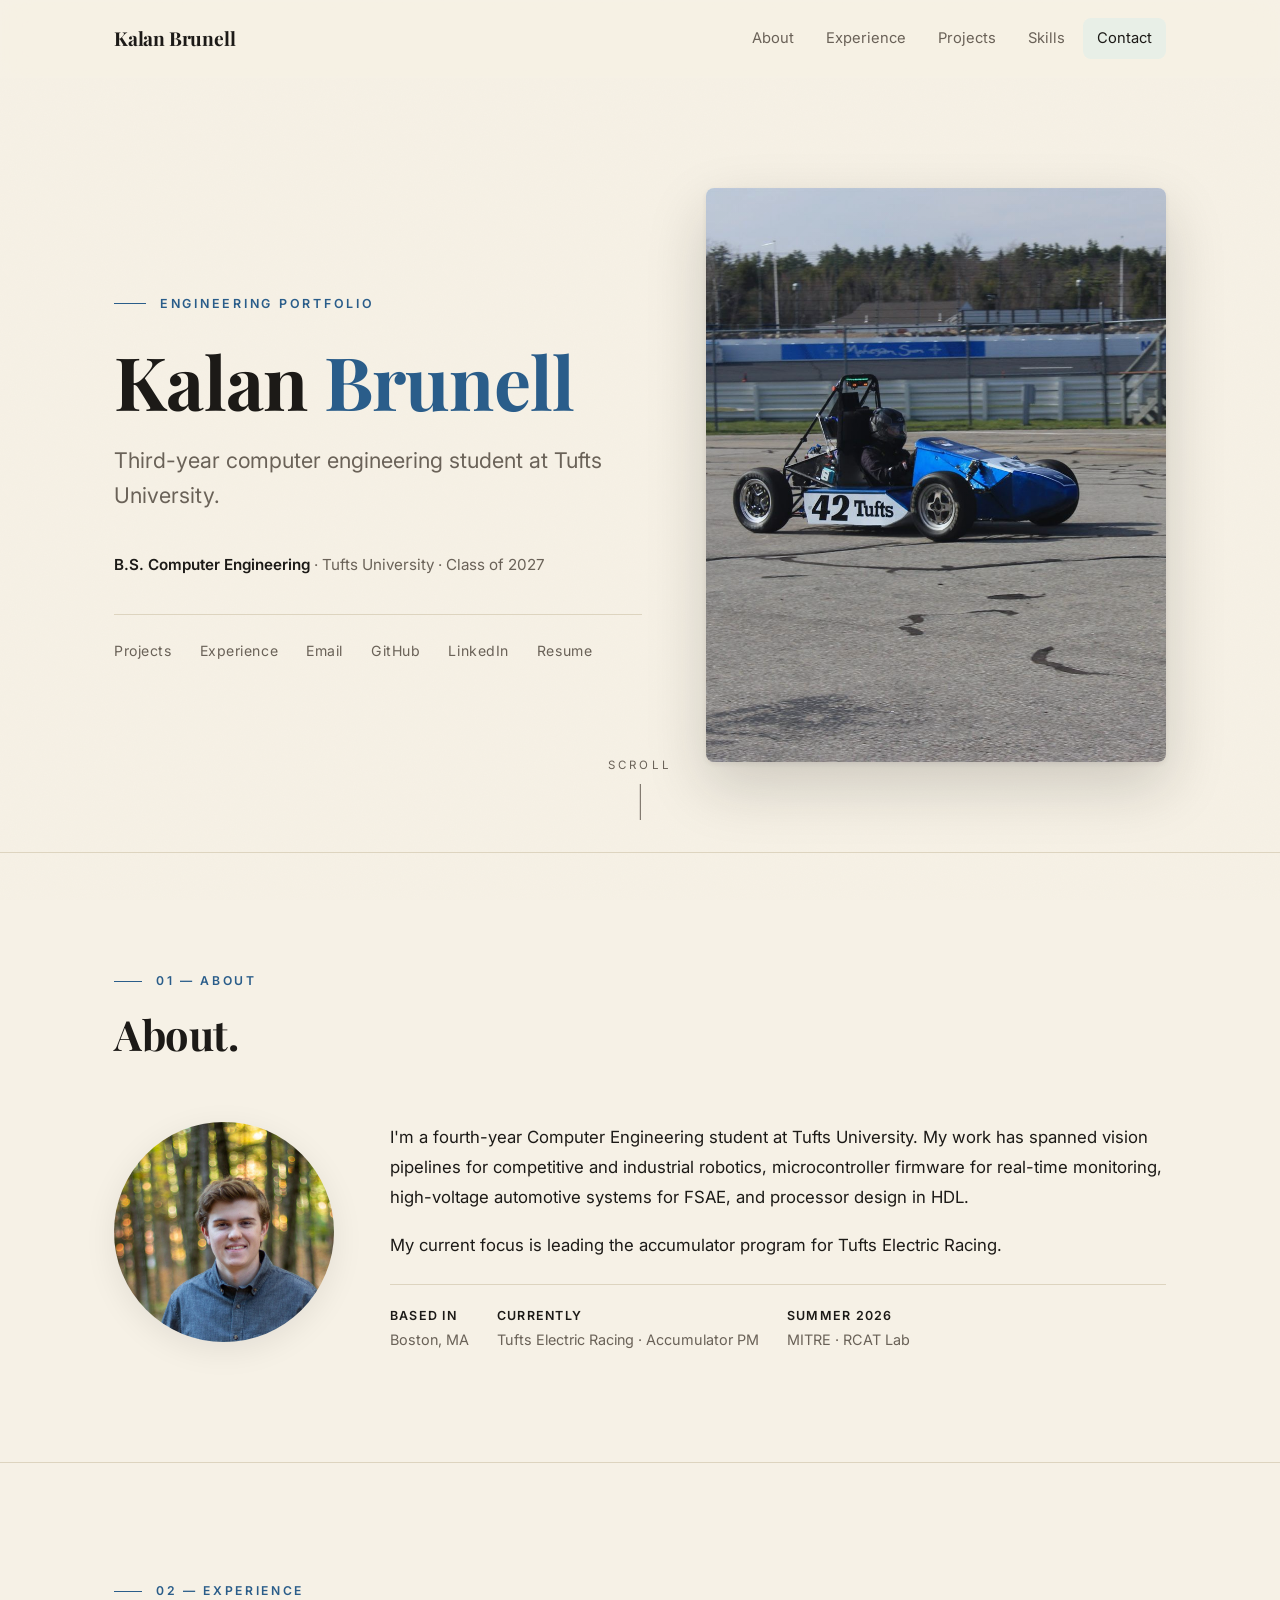
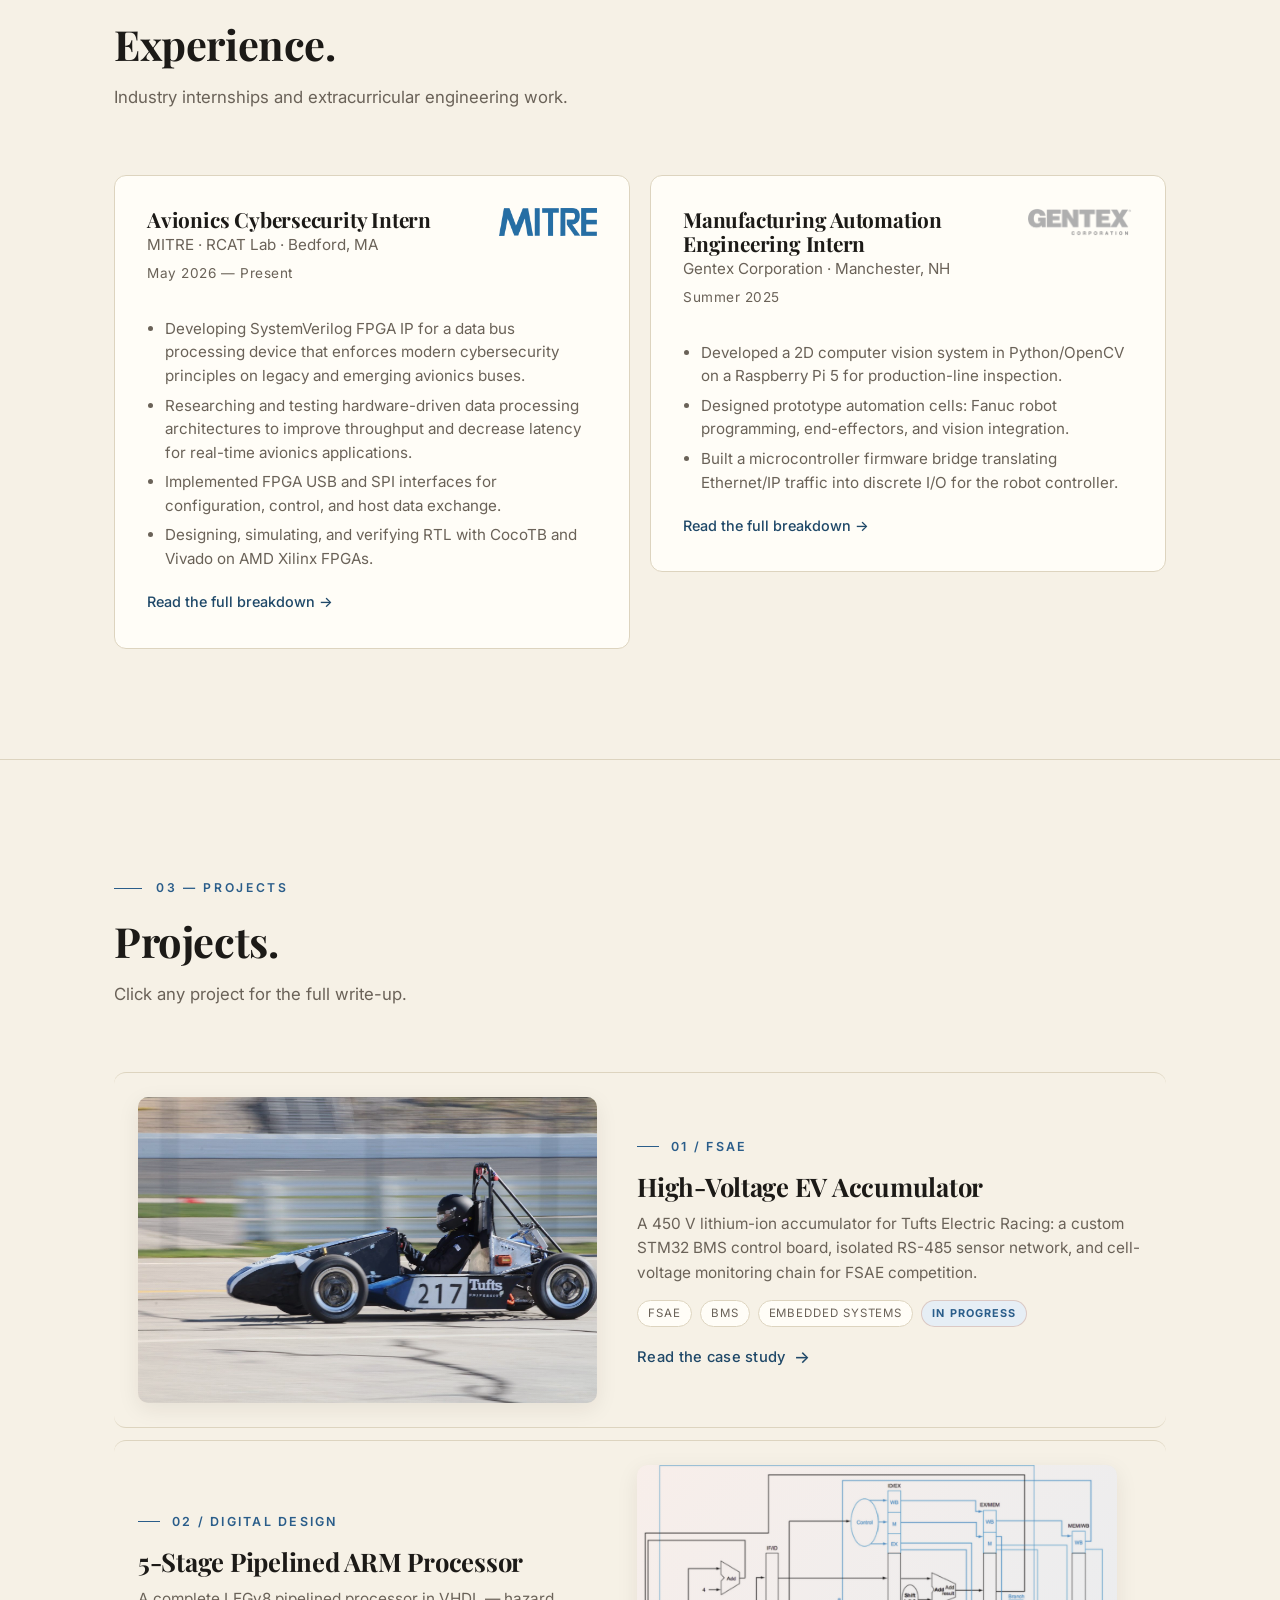
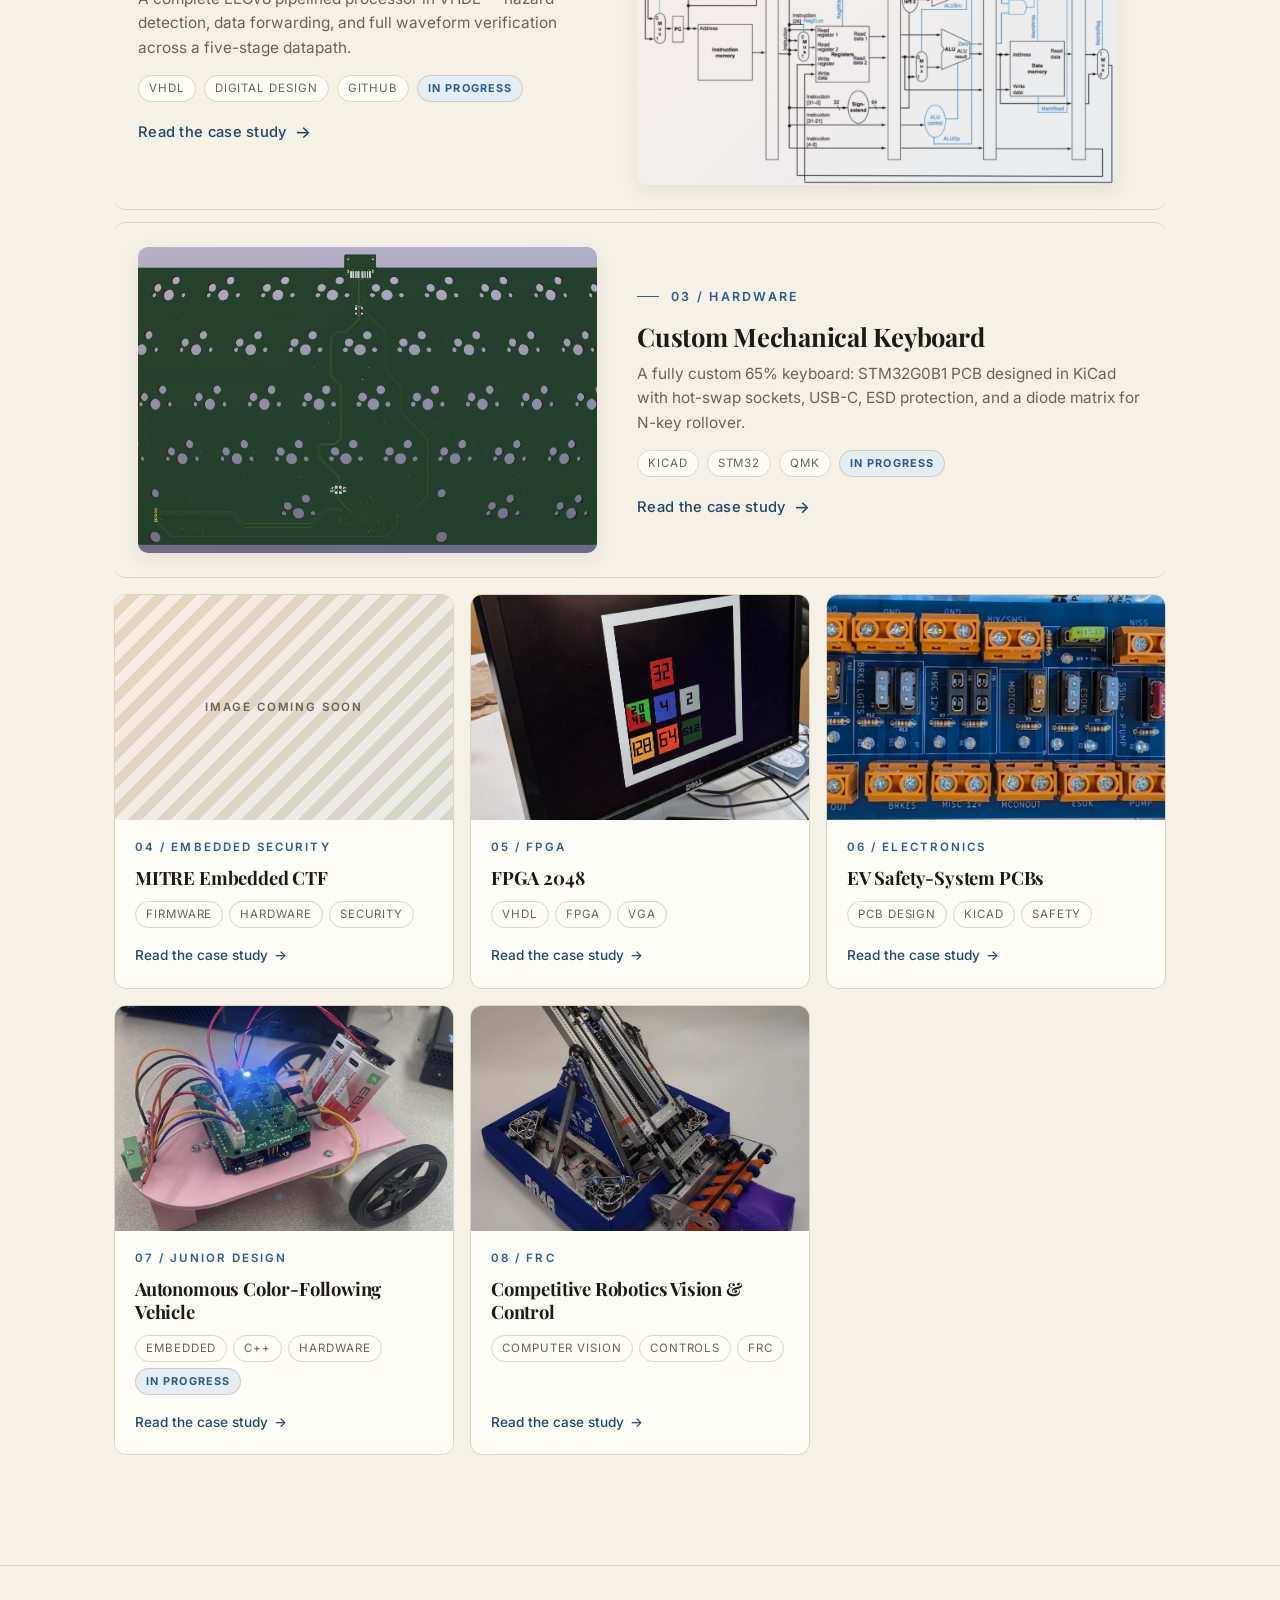
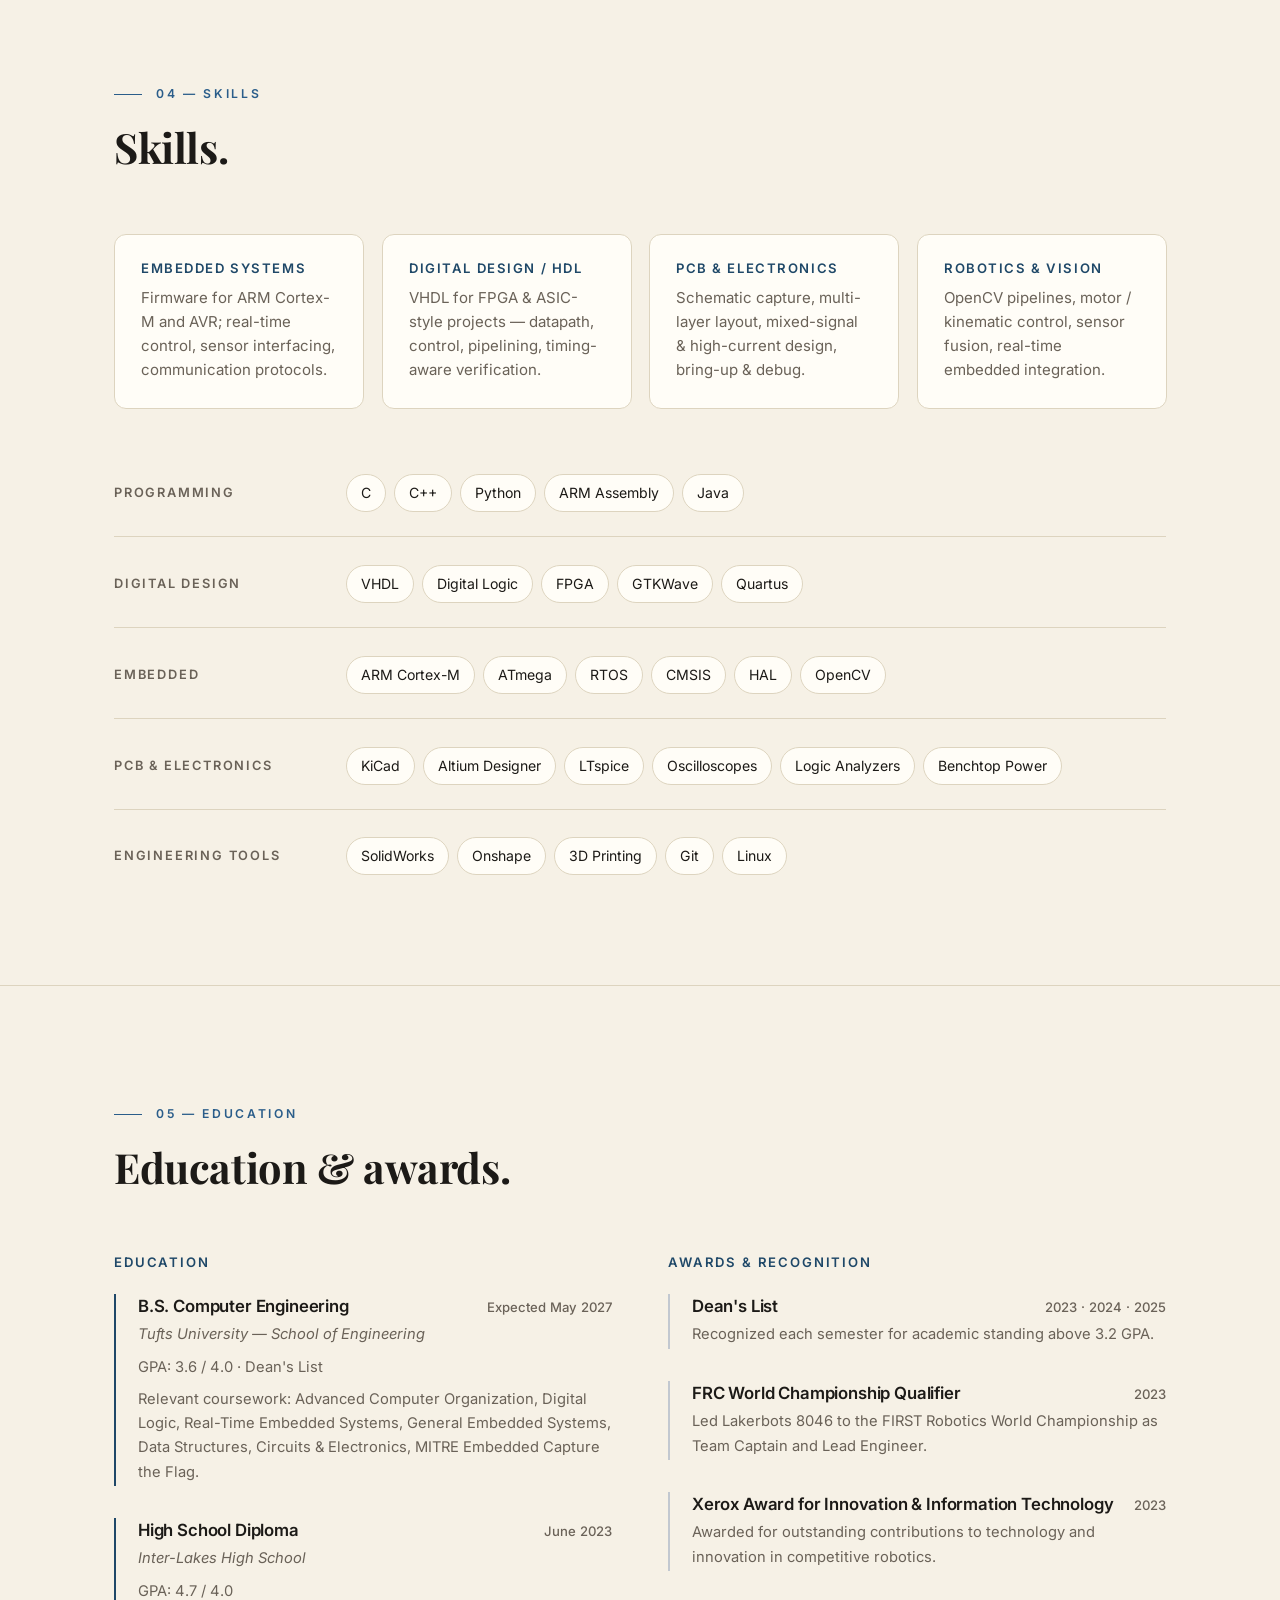
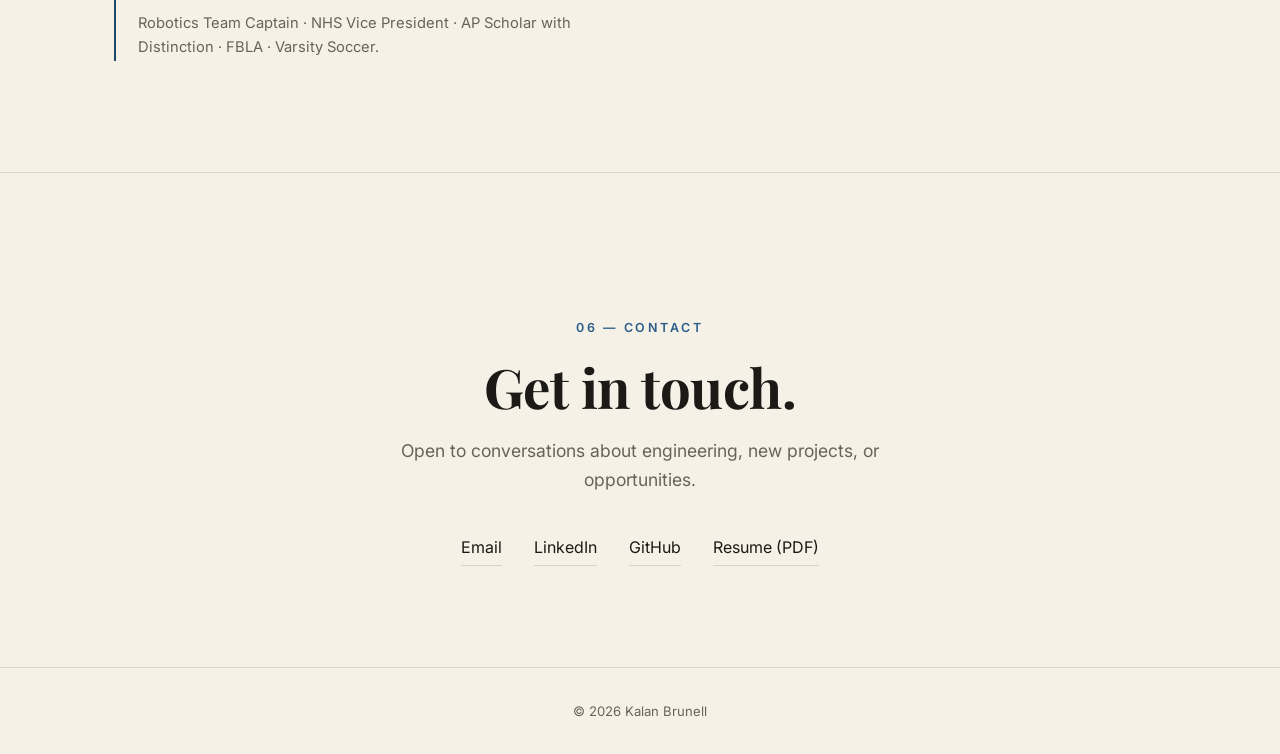
<file: index.html>
<!DOCTYPE html>
<html lang="en">
<head>
<meta charset="utf-8" />
<meta name="viewport" content="width=device-width, initial-scale=1" />
<title>Kalan Brunell — Engineering Portfolio</title>

<meta name="description" content="Kalan Brunell — Computer Engineering student at Tufts University. Hardware, firmware, and systems engineering." />
<link rel="canonical" href="https://kalanbrunell.site/" />
<meta name="theme-color" content="#1f4868" />
<link rel="icon" href="assets/favicon.svg" type="image/svg+xml" />
<link rel="preload" as="image" href="images/hero/TER26.JPG" fetchpriority="high" />
<meta property="og:title" content="Kalan Brunell — Engineering Portfolio" />
<meta property="og:description" content="Engineering portfolio — hardware, firmware, PCB design, and systems work across FSAE, robotics, security, and more." />
<meta property="og:type" content="website" />
<meta property="og:url" content="https://kalanbrunell.site/" />
<meta property="og:image" content="https://kalanbrunell.site/images/hero/TER26.JPG" />

<!-- Google tag (gtag.js) -->
<script async src="https://www.googletagmanager.com/gtag/js?id=G-B1149WE8N1"></script>
<script>
  window.dataLayer = window.dataLayer || [];
  function gtag(){ dataLayer.push(arguments); }
  gtag('js', new Date());
  gtag('config', 'G-B1149WE8N1');
</script>

<link rel="preconnect" href="https://fonts.googleapis.com" />
<link rel="preconnect" href="https://fonts.gstatic.com" crossorigin />
<link href="https://fonts.googleapis.com/css2?family=Playfair+Display:ital,wght@0,600;0,700;0,800;1,500&family=Inter:wght@400;500;600&display=swap" rel="stylesheet" />
<link rel="stylesheet" href="assets/css/site.css" />
</head>
<body>

<a class="skip-link" href="#top">Skip to content</a>

<!-- ============================
     Nav
     ============================ -->
<nav class="nav" aria-label="Primary">
  <div class="nav__inner">
    <a class="nav__brand" href="#top">Kalan Brunell</a>
    <div class="nav__links">
      <a href="#about">About</a>
      <a href="#experience">Experience</a>
      <a href="#projects">Projects</a>
      <a href="#skills">Skills</a>
      <a href="#contact">Contact</a>
    </div>
  </div>
</nav>

<!-- ============================
     Hero
     ============================ -->
<header id="top" class="container" tabindex="-1">
  <section class="hero">
    <div class="hero__text">
      <p class="hero__eyebrow reveal">Engineering Portfolio</p>
      <h1 class="hero__name reveal delay-1">Kalan <em>Brunell</em></h1>
      <p class="hero__tagline reveal delay-2">
        Third-year computer engineering student at Tufts University.
      </p>
      <div class="hero__meta reveal delay-3">
        <span><strong>B.S. Computer Engineering</strong> · Tufts University · Class of 2027</span>
      </div>

      <div class="hero__quicklinks reveal delay-4">
        <a href="#projects">Projects</a>
        <a href="#experience">Experience</a>
        <a href="mailto:kbrunell06@gmail.com">Email</a>
        <a href="https://github.com/kalanbrunell" target="_blank" rel="noopener">GitHub</a>
        <a href="https://www.linkedin.com/in/kalan-brunell-50b65b286/" target="_blank" rel="noopener">LinkedIn</a>
        <a href="Brunell_Kalan_Resume.pdf" download>Resume</a>
      </div>
    </div>

    <aside class="hero__visual reveal delay-2">
      <figure class="hero__figure">
        <img src="images/hero/TER26.JPG" alt="Tufts Electric Racing car" width="1700" height="1133" fetchpriority="high" decoding="async" />
      </figure>
    </aside>

    <div class="hero__scroll" aria-hidden="true">Scroll</div>
  </section>
</header>

<!-- ============================
     About
     ============================ -->
<section id="about" class="section">
  <div class="container">
    <div class="section__head reveal">
      <p class="section__eyebrow">01 — About</p>
      <h2>About.</h2>
    </div>

    <div class="about">
      <img class="about__photo reveal" src="images/about/headshot.jpg" alt="Headshot of Kalan Brunell" width="220" height="220" loading="lazy" decoding="async" />
      <div class="about__body reveal delay-1">
        <p>
          I'm a fourth-year Computer Engineering student at Tufts University. My work has spanned
          vision pipelines for competitive and industrial robotics, microcontroller firmware for
          real-time monitoring, high-voltage automotive systems for FSAE, and processor design in HDL.
        </p>
        <p>
          My current focus is leading the accumulator program for Tufts Electric Racing.
        </p>
        <div class="about__meta">
          <div>
            <strong>Based In</strong>
            Boston, MA
          </div>
          <div>
            <strong>Currently</strong>
            Tufts Electric Racing · Accumulator PM
          </div>
          <div>
            <strong>Summer 2026</strong>
            MITRE · RCAT Lab
          </div>
        </div>
      </div>
    </div>
  </div>
</section>

<!-- ============================
     Experience
     ============================ -->
<section id="experience" class="section">
  <div class="container">
    <div class="section__head reveal">
      <p class="section__eyebrow">02 — Experience</p>
      <h2>Experience.</h2>
      <p class="section__lead">Industry internships and extracurricular engineering work.</p>
    </div>

    <div class="experience">
      <div class="experience__cards">
        <a class="exp-card reveal" href="experience/mitre.html">
          <div class="exp-card__head">
            <div>
              <h3 class="exp-card__title">Avionics Cybersecurity Intern</h3>
              <p class="exp-card__org">MITRE · RCAT Lab · Bedford, MA</p>
              <p class="exp-card__date">May 2026 — Present</p>
            </div>
            <img class="exp-card__logo" src="images/logos/mitrelogo.webp" alt="MITRE logo" />
          </div>
          <ul>
            <li>Developing SystemVerilog FPGA IP for a data bus processing device that enforces modern cybersecurity principles on legacy and emerging avionics buses.</li>
            <li>Researching and testing hardware-driven data processing architectures to improve throughput and decrease latency for real-time avionics applications.</li>
            <li>Implemented FPGA USB and SPI interfaces for configuration, control, and host data exchange.</li>
            <li>Designing, simulating, and verifying RTL with CocoTB and Vivado on AMD Xilinx FPGAs.</li>
          </ul>
          <span class="exp-card__more">Read the full breakdown →</span>
        </a>

        <a class="exp-card reveal delay-1" href="experience/gentex.html">
          <div class="exp-card__head">
            <div>
              <h3 class="exp-card__title">Manufacturing Automation Engineering Intern</h3>
              <p class="exp-card__org">Gentex Corporation · Manchester, NH</p>
              <p class="exp-card__date">Summer 2025</p>
            </div>
            <img class="exp-card__logo" src="images/logos/gentexlogo.png" alt="Gentex logo" />
          </div>
          <ul>
            <li>Developed a 2D computer vision system in Python/OpenCV on a Raspberry Pi 5 for production-line inspection.</li>
            <li>Designed prototype automation cells: Fanuc robot programming, end-effectors, and vision integration.</li>
            <li>Built a microcontroller firmware bridge translating Ethernet/IP traffic into discrete I/O for the robot controller.</li>
          </ul>
          <span class="exp-card__more">Read the full breakdown →</span>
        </a>
      </div>

    </div>
  </div>
</section>

<!-- ============================
     Projects
     ============================ -->
<section id="projects" class="section">
  <div class="container">
    <div class="section__head reveal">
      <p class="section__eyebrow">03 — Projects</p>
      <h2>Projects.</h2>
      <p class="section__lead">Click any project for the full write-up.</p>
    </div>

    <div class="proj-list">
      <a class="proj-item reveal" href="projects/accumulator.html">
        <div class="proj-item__media">
          <img src="images/projects/accumulator/firstChargeCar.JPG" alt="High-voltage accumulator installed in the FSAE race car" loading="lazy" />
        </div>
        <div class="proj-item__body">
          <div class="proj-item__num">01 / FSAE</div>
          <h3 class="proj-item__title">High-Voltage EV Accumulator</h3>
          <p class="proj-item__hook">A 450 V lithium-ion accumulator for Tufts Electric Racing: a custom STM32 BMS control board, isolated RS-485 sensor network, and cell-voltage monitoring chain for FSAE competition.</p>
          <div class="proj-item__tags">
            <span class="proj-tag">FSAE</span>
            <span class="proj-tag">BMS</span>
            <span class="proj-tag">Embedded Systems</span>
            <span class="proj-status">In Progress</span>
          </div>
          <span class="proj-item__cta">Read the case study</span>
        </div>
      </a>

      <a class="proj-item reveal" href="projects/arm-processor.html">
        <div class="proj-item__media">
          <img src="images/projects/arm-processor/PipelinedCPU.png" alt="5-stage pipelined ARM processor architecture diagram" loading="lazy" />
        </div>
        <div class="proj-item__body">
          <div class="proj-item__num">02 / Digital Design</div>
          <h3 class="proj-item__title">5-Stage Pipelined ARM Processor</h3>
          <p class="proj-item__hook">A complete LEGv8 pipelined processor in VHDL — hazard detection, data forwarding, and full waveform verification across a five-stage datapath.</p>
          <div class="proj-item__tags">
            <span class="proj-tag">VHDL</span>
            <span class="proj-tag">Digital Design</span>
            <span class="proj-tag">GitHub</span>
            <span class="proj-status">In Progress</span>
          </div>
          <span class="proj-item__cta">Read the case study</span>
        </div>
      </a>

      <a class="proj-item reveal" href="projects/keyboard.html">
        <div class="proj-item__media">
          <img src="images/projects/keyboard/3dfront.png" alt="KiCad 3D render of the custom 65% keyboard PCB" loading="lazy" />
        </div>
        <div class="proj-item__body">
          <div class="proj-item__num">03 / Hardware</div>
          <h3 class="proj-item__title">Custom Mechanical Keyboard</h3>
          <p class="proj-item__hook">A fully custom 65% keyboard: STM32G0B1 PCB designed in KiCad with hot-swap sockets, USB-C, ESD protection, and a diode matrix for N-key rollover.</p>
          <div class="proj-item__tags">
            <span class="proj-tag">KiCad</span>
            <span class="proj-tag">STM32</span>
            <span class="proj-tag">QMK</span>
            <span class="proj-status">In Progress</span>
          </div>
          <span class="proj-item__cta">Read the case study</span>
        </div>
      </a>
    </div>

    <div class="proj-grid">
      <a class="proj-card reveal" href="projects/ctf.html">
        <div class="proj-card__media proj-card__media--placeholder">
          <!-- TODO: add an image at images/projects/ctf/ (board photo, logic analyzer, etc.), then restore the <img>. -->
          <span class="media-placeholder">Image coming soon</span>
        </div>
        <div class="proj-card__body">
          <div class="proj-card__num">04 / Embedded Security</div>
          <h3 class="proj-card__title">MITRE Embedded CTF</h3>
          <div class="proj-card__tags">
            <span class="proj-tag">Firmware</span>
            <span class="proj-tag">Hardware</span>
            <span class="proj-tag">Security</span>
          </div>
          <span class="proj-card__cta">Read the case study</span>
        </div>
      </a>

      <a class="proj-card reveal delay-1" href="projects/fpga-2048.html">
        <div class="proj-card__media">
          <img src="images/projects/fpga-2048/2048Game.jpeg" alt="2048 game running on FPGA hardware" loading="lazy" />
        </div>
        <div class="proj-card__body">
          <div class="proj-card__num">05 / FPGA</div>
          <h3 class="proj-card__title">FPGA 2048</h3>
          <div class="proj-card__tags">
            <span class="proj-tag">VHDL</span>
            <span class="proj-tag">FPGA</span>
            <span class="proj-tag">VGA</span>
          </div>
          <span class="proj-card__cta">Read the case study</span>
        </div>
      </a>

      <a class="proj-card reveal delay-2" href="projects/safety-pcbs.html">
        <div class="proj-card__media">
          <img src="images/projects/safety-pcbs/fuseboxPCBpopulated.jpg" alt="Populated FSAE fusebox PCB" loading="lazy" />
        </div>
        <div class="proj-card__body">
          <div class="proj-card__num">06 / Electronics</div>
          <h3 class="proj-card__title">EV Safety-System PCBs</h3>
          <div class="proj-card__tags">
            <span class="proj-tag">PCB Design</span>
            <span class="proj-tag">KiCad</span>
            <span class="proj-tag">Safety</span>
          </div>
          <span class="proj-card__cta">Read the case study</span>
        </div>
      </a>

      <a class="proj-card reveal delay-3" href="projects/color-following.html">
        <div class="proj-card__media">
          <img src="images/projects/color-following/JuniorDesignRobot.jpg" alt="Autonomous color-following vehicle prototype" loading="lazy" />
        </div>
        <div class="proj-card__body">
          <div class="proj-card__num">07 / Junior Design</div>
          <h3 class="proj-card__title">Autonomous Color-Following Vehicle</h3>
          <div class="proj-card__tags">
            <span class="proj-tag">Embedded</span>
            <span class="proj-tag">C++</span>
            <span class="proj-tag">Hardware</span>
            <span class="proj-status">In Progress</span>
          </div>
          <span class="proj-card__cta">Read the case study</span>
        </div>
      </a>

      <a class="proj-card reveal" href="projects/vision-system.html">
        <div class="proj-card__media">
          <img src="images/projects/vision-system/chargedUpRobot.jpg" alt="Lakerbots 8046 Charged-Up competition robot" loading="lazy" />
        </div>
        <div class="proj-card__body">
          <div class="proj-card__num">08 / FRC</div>
          <h3 class="proj-card__title">Competitive Robotics Vision &amp; Control</h3>
          <div class="proj-card__tags">
            <span class="proj-tag">Computer Vision</span>
            <span class="proj-tag">Controls</span>
            <span class="proj-tag">FRC</span>
          </div>
          <span class="proj-card__cta">Read the case study</span>
        </div>
      </a>
    </div>
  </div>
</section>

<!-- ============================
     Skills
     ============================ -->
<section id="skills" class="section">
  <div class="container">
    <div class="section__head reveal">
      <p class="section__eyebrow">04 — Skills</p>
      <h2>Skills.</h2>
    </div>

    <div class="comps">
      <div class="comp reveal">
        <h4>Embedded Systems</h4>
        <p>Firmware for ARM Cortex-M and AVR; real-time control, sensor interfacing, communication protocols.</p>
      </div>
      <div class="comp reveal delay-1">
        <h4>Digital Design / HDL</h4>
        <p>VHDL for FPGA &amp; ASIC-style projects — datapath, control, pipelining, timing-aware verification.</p>
      </div>
      <div class="comp reveal delay-2">
        <h4>PCB &amp; Electronics</h4>
        <p>Schematic capture, multi-layer layout, mixed-signal &amp; high-current design, bring-up &amp; debug.</p>
      </div>
      <div class="comp reveal delay-3">
        <h4>Robotics &amp; Vision</h4>
        <p>OpenCV pipelines, motor / kinematic control, sensor fusion, real-time embedded integration.</p>
      </div>
    </div>

    <div class="skill-groups">
      <div class="skill-group reveal">
        <div class="skill-group__label">Programming</div>
        <div class="skill-chips">
          <span class="chip">C</span>
          <span class="chip">C++</span>
          <span class="chip">Python</span>
          <span class="chip">ARM Assembly</span>
          <span class="chip">Java</span>
        </div>
      </div>

      <div class="skill-group reveal">
        <div class="skill-group__label">Digital Design</div>
        <div class="skill-chips">
          <span class="chip">VHDL</span>
          <span class="chip">Digital Logic</span>
          <span class="chip">FPGA</span>
          <span class="chip">GTKWave</span>
          <span class="chip">Quartus</span>
        </div>
      </div>

      <div class="skill-group reveal">
        <div class="skill-group__label">Embedded</div>
        <div class="skill-chips">
          <span class="chip">ARM Cortex-M</span>
          <span class="chip">ATmega</span>
          <span class="chip">RTOS</span>
          <span class="chip">CMSIS</span>
          <span class="chip">HAL</span>
          <span class="chip">OpenCV</span>
        </div>
      </div>

      <div class="skill-group reveal">
        <div class="skill-group__label">PCB &amp; Electronics</div>
        <div class="skill-chips">
          <span class="chip">KiCad</span>
          <span class="chip">Altium Designer</span>
          <span class="chip">LTspice</span>
          <span class="chip">Oscilloscopes</span>
          <span class="chip">Logic Analyzers</span>
          <span class="chip">Benchtop Power</span>
        </div>
      </div>

      <div class="skill-group reveal">
        <div class="skill-group__label">Engineering Tools</div>
        <div class="skill-chips">
          <span class="chip">SolidWorks</span>
          <span class="chip">Onshape</span>
          <span class="chip">3D Printing</span>
          <span class="chip">Git</span>
          <span class="chip">Linux</span>
        </div>
      </div>
    </div>
  </div>
</section>

<!-- ============================
     Education & Awards
     ============================ -->
<section id="education" class="section">
  <div class="container">
    <div class="section__head reveal">
      <p class="section__eyebrow">05 — Education</p>
      <h2>Education &amp; awards.</h2>
    </div>

    <div class="edu-grid">
      <div class="edu-col">
        <h3>Education</h3>

        <div class="edu-block reveal">
          <div class="edu-block__head">
            <h4>B.S. Computer Engineering</h4>
            <span class="edu-block__date">Expected May 2027</span>
          </div>
          <p class="edu-block__org">Tufts University — School of Engineering</p>
          <p>GPA: 3.6 / 4.0 · Dean's List</p>
          <p>Relevant coursework: Advanced Computer Organization, Digital Logic, Real-Time Embedded Systems, General Embedded Systems, Data Structures, Circuits &amp; Electronics, MITRE Embedded Capture the Flag.</p>
        </div>

        <div class="edu-block reveal delay-1">
          <div class="edu-block__head">
            <h4>High School Diploma</h4>
            <span class="edu-block__date">June 2023</span>
          </div>
          <p class="edu-block__org">Inter-Lakes High School</p>
          <p>GPA: 4.7 / 4.0</p>
          <p>Robotics Team Captain · NHS Vice President · AP Scholar with Distinction · FBLA · Varsity Soccer.</p>
        </div>
      </div>

      <div class="edu-col awards-col">
        <h3>Awards &amp; Recognition</h3>

        <div class="edu-block reveal">
          <div class="edu-block__head">
            <h4>Dean's List</h4>
            <span class="edu-block__date">2023 · 2024 · 2025</span>
          </div>
          <p>Recognized each semester for academic standing above 3.2 GPA.</p>
        </div>

        <div class="edu-block reveal delay-1">
          <div class="edu-block__head">
            <h4>FRC World Championship Qualifier</h4>
            <span class="edu-block__date">2023</span>
          </div>
          <p>Led Lakerbots 8046 to the FIRST Robotics World Championship as Team Captain and Lead Engineer.</p>
        </div>

        <div class="edu-block reveal delay-2">
          <div class="edu-block__head">
            <h4>Xerox Award for Innovation &amp; Information Technology</h4>
            <span class="edu-block__date">2023</span>
          </div>
          <p>Awarded for outstanding contributions to technology and innovation in competitive robotics.</p>
        </div>
      </div>
    </div>
  </div>
</section>

<!-- ============================
     Contact
     ============================ -->
<section id="contact" class="contact">
  <div class="container">
    <p class="contact__eyebrow reveal">06 — Contact</p>
    <h2 class="reveal delay-1">Get in touch.</h2>
    <p class="contact__lead reveal delay-2">
      Open to conversations about engineering, new projects, or opportunities.
    </p>
    <div class="contact__links reveal delay-3">
      <a href="mailto:kbrunell06@gmail.com">Email</a>
      <a href="https://www.linkedin.com/in/kalan-brunell-50b65b286/" target="_blank" rel="noopener">LinkedIn</a>
      <a href="https://github.com/kalanbrunell" target="_blank" rel="noopener">GitHub</a>
      <a href="Brunell_Kalan_Resume.pdf" download>Resume (PDF)</a>
    </div>
  </div>
</section>

<footer class="site-footer">
  © <span id="year"></span> Kalan Brunell
</footer>

<script>document.getElementById('year').textContent = new Date().getFullYear();</script>
<script src="assets/js/site.js"></script>
</body>
</html>
</file>
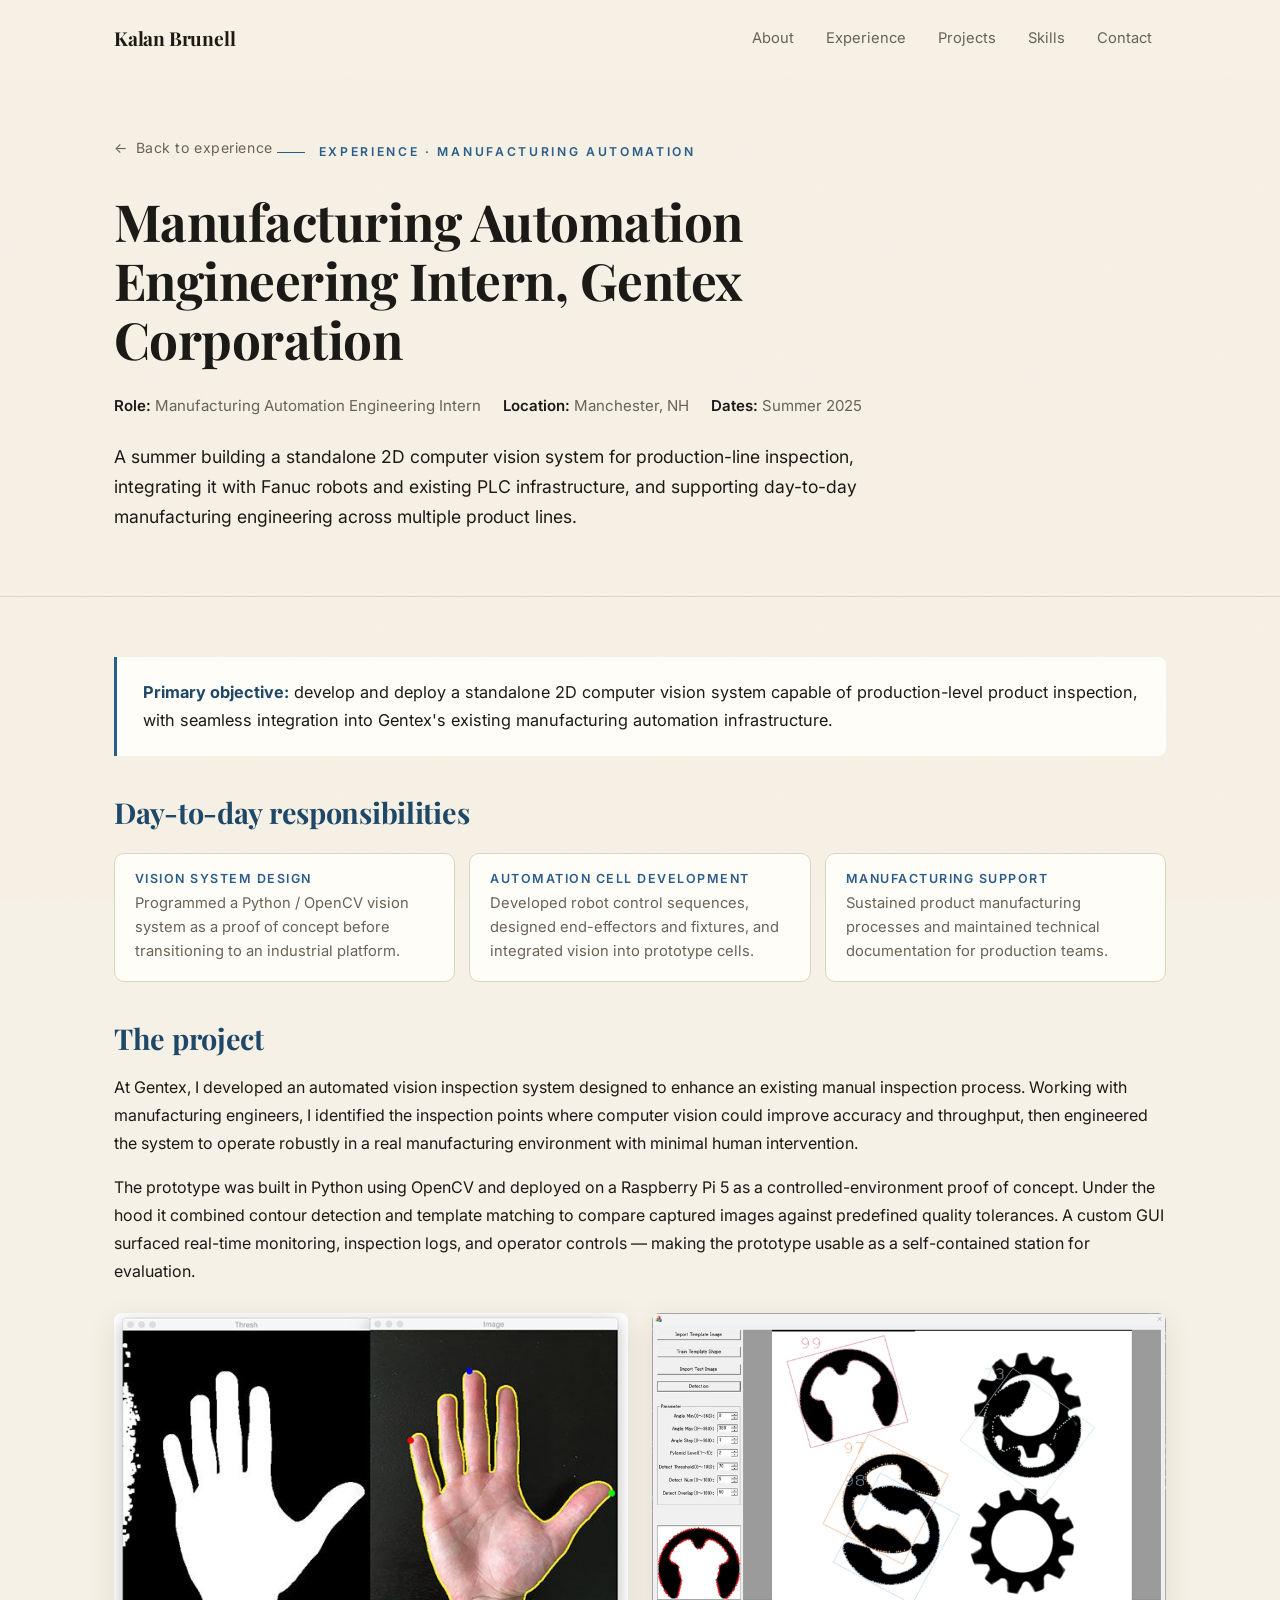
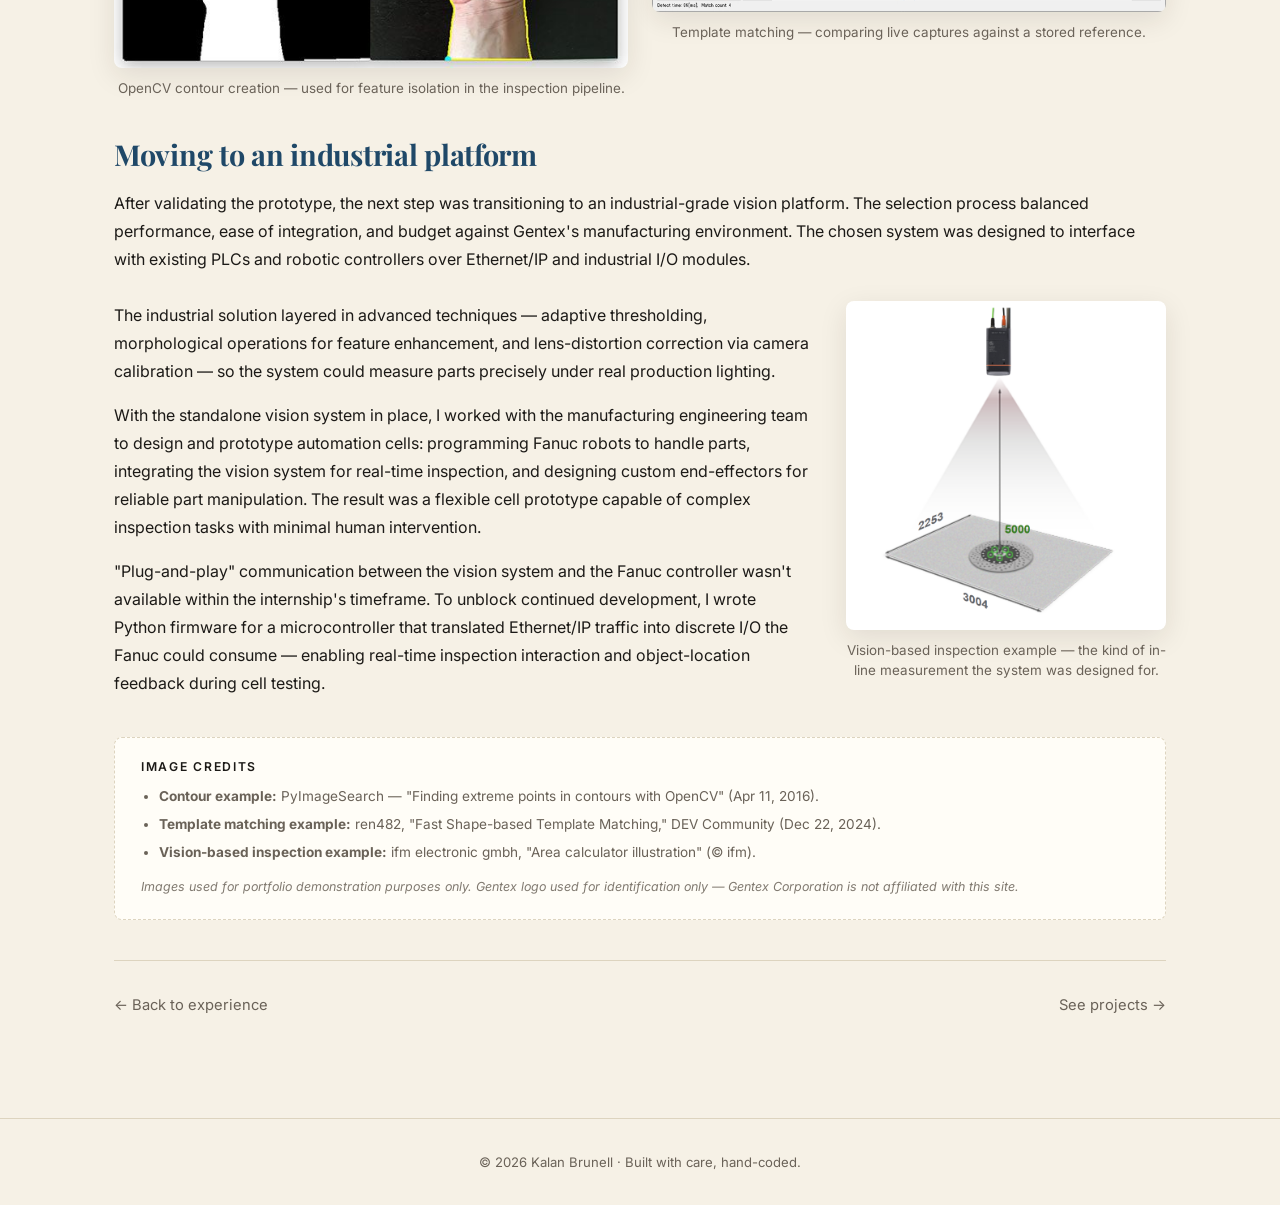
<file: experience/gentex.html>
<!DOCTYPE html>
<html lang="en">
<head>
<meta charset="utf-8" />
<meta name="viewport" content="width=device-width, initial-scale=1" />
<title>Manufacturing Automation Engineering Intern at Gentex — Kalan Brunell</title>
<meta name="description" content="Summer 2025 internship at Gentex Corporation — vision-system development, prototype automation cells, and manufacturing engineering support." />
<link rel="canonical" href="https://kalanbrunell.site/experience/gentex.html" />
<meta name="theme-color" content="#1f4868" />
<link rel="icon" href="../assets/favicon.svg" type="image/svg+xml" />
<meta property="og:title" content="Manufacturing Automation Engineering Intern, Gentex Corporation — Kalan Brunell" />
<meta property="og:description" content="Summer 2025 internship at Gentex Corporation — vision-system development, prototype automation cells, and manufacturing engineering support." />
<meta property="og:type" content="article" />
<meta property="og:url" content="https://kalanbrunell.site/experience/gentex.html" />
<meta property="og:image" content="https://kalanbrunell.site/images/experience/gentex/visionInspectionSystemExample.png" />
<!-- Google tag (gtag.js) -->
<script async src="https://www.googletagmanager.com/gtag/js?id=G-B1149WE8N1"></script>
<script>
  window.dataLayer = window.dataLayer || [];
  function gtag(){ dataLayer.push(arguments); }
  gtag('js', new Date());
  gtag('config', 'G-B1149WE8N1');
</script>
<link rel="preconnect" href="https://fonts.googleapis.com" />
<link rel="preconnect" href="https://fonts.gstatic.com" crossorigin />
<link href="https://fonts.googleapis.com/css2?family=Playfair+Display:wght@600;700;800&family=Inter:wght@400;500;600&display=swap" rel="stylesheet" />
<link rel="stylesheet" href="../assets/css/site.css" />
</head>
<body>

<a class="skip-link" href="#content">Skip to content</a>

<nav class="nav" aria-label="Primary">
  <div class="nav__inner">
    <a class="nav__brand" href="../index.html#top">Kalan Brunell</a>
    <div class="nav__links">
      <a href="../index.html#about">About</a>
      <a href="../index.html#experience">Experience</a>
      <a href="../index.html#projects">Projects</a>
      <a href="../index.html#skills">Skills</a>
      <a href="../index.html#contact">Contact</a>
    </div>
  </div>
</nav>

<header class="detail-hero">
  <div class="container">
    <a class="detail-back" href="../index.html#experience">Back to experience</a>
    <p class="detail-eyebrow">Experience · Manufacturing Automation</p>
    <h1 class="detail-title">Manufacturing Automation Engineering Intern, Gentex Corporation</h1>
    <div class="detail-meta">
      <span><strong>Role:</strong> Manufacturing Automation Engineering Intern</span>
      <span><strong>Location:</strong> Manchester, NH</span>
      <span><strong>Dates:</strong> Summer 2025</span>
    </div>
    <p class="detail-summary">
      A summer building a standalone 2D computer vision system for production-line inspection, integrating it with
      Fanuc robots and existing PLC infrastructure, and supporting day-to-day manufacturing engineering across
      multiple product lines.
    </p>
  </div>
</header>

<main id="content" class="detail-body" tabindex="-1">
  <div class="container">

    <div class="detail-callout reveal">
      <p><strong>Primary objective:</strong> develop and deploy a standalone 2D computer vision system capable of
      production-level product inspection, with seamless integration into Gentex's existing manufacturing
      automation infrastructure.</p>
    </div>

    <section class="detail-section reveal">
      <h2>Day-to-day responsibilities</h2>
      <div class="detail-pillrow">
        <div class="detail-pill">
          <h4>Vision System Design</h4>
          <p>Programmed a Python / OpenCV vision system as a proof of concept before transitioning to an industrial platform.</p>
        </div>
        <div class="detail-pill">
          <h4>Automation Cell Development</h4>
          <p>Developed robot control sequences, designed end-effectors and fixtures, and integrated vision into prototype cells.</p>
        </div>
        <div class="detail-pill">
          <h4>Manufacturing Support</h4>
          <p>Sustained product manufacturing processes and maintained technical documentation for production teams.</p>
        </div>
      </div>
    </section>

    <section class="detail-section reveal">
      <h2>The project</h2>
      <p>
        At Gentex, I developed an automated vision inspection system designed to enhance an existing manual inspection
        process. Working with manufacturing engineers, I identified the inspection points where computer vision could
        improve accuracy and throughput, then engineered the system to operate robustly in a real manufacturing environment
        with minimal human intervention.
      </p>
      <p>
        The prototype was built in Python using OpenCV and deployed on a Raspberry Pi 5 as a controlled-environment
        proof of concept. Under the hood it combined contour detection and template matching to compare captured images
        against predefined quality tolerances. A custom GUI surfaced real-time monitoring, inspection logs, and operator
        controls — making the prototype usable as a self-contained station for evaluation.
      </p>

      <div class="detail-grid-2">
        <figure class="detail-figure">
          <img src="../images/experience/gentex/contourExample.jpg" alt="Example of OpenCV contour creation" />
          <figcaption>OpenCV contour creation — used for feature isolation in the inspection pipeline.</figcaption>
        </figure>
        <figure class="detail-figure">
          <img src="../images/experience/gentex/templateMatchingImage.webp" alt="Template matching example" />
          <figcaption>Template matching — comparing live captures against a stored reference.</figcaption>
        </figure>
      </div>
    </section>

    <section class="detail-section reveal">
      <h2>Moving to an industrial platform</h2>
      <p>
        After validating the prototype, the next step was transitioning to an industrial-grade vision platform. The
        selection process balanced performance, ease of integration, and budget against Gentex's manufacturing
        environment. The chosen system was designed to interface with existing PLCs and robotic controllers over
        Ethernet/IP and industrial I/O modules.
      </p>

      <div class="detail-grid-side">
        <div>
          <p>
            The industrial solution layered in advanced techniques — adaptive thresholding, morphological operations
            for feature enhancement, and lens-distortion correction via camera calibration — so the system could
            measure parts precisely under real production lighting.
          </p>
          <p>
            With the standalone vision system in place, I worked with the manufacturing engineering team to design and
            prototype automation cells: programming Fanuc robots to handle parts, integrating the vision system for
            real-time inspection, and designing custom end-effectors for reliable part manipulation. The result was a
            flexible cell prototype capable of complex inspection tasks with minimal human intervention.
          </p>
          <p>
            "Plug-and-play" communication between the vision system and the Fanuc controller wasn't available within
            the internship's timeframe. To unblock continued development, I wrote Python firmware for a microcontroller
            that translated Ethernet/IP traffic into discrete I/O the Fanuc could consume — enabling real-time
            inspection interaction and object-location feedback during cell testing.
          </p>
        </div>
        <figure class="detail-figure">
          <img src="../images/experience/gentex/visionInspectionSystemExample.png" alt="Vision-based inspection system example" />
          <figcaption>Vision-based inspection example — the kind of in-line measurement the system was designed for.</figcaption>
        </figure>
      </div>
    </section>

    <div class="detail-credits">
      <h4>Image credits</h4>
      <ul>
        <li><strong>Contour example:</strong> PyImageSearch — "Finding extreme points in contours with OpenCV" (Apr 11, 2016).</li>
        <li><strong>Template matching example:</strong> ren482, "Fast Shape-based Template Matching," DEV Community (Dec 22, 2024).</li>
        <li><strong>Vision-based inspection example:</strong> ifm electronic gmbh, "Area calculator illustration" (© ifm).</li>
      </ul>
      <p class="detail-credits__note">Images used for portfolio demonstration purposes only. Gentex logo used for identification only — Gentex Corporation is not affiliated with this site.</p>
    </div>

    <div class="detail-footer-nav">
      <a href="../index.html#experience">← Back to experience</a>
      <a href="../index.html#projects">See projects →</a>
    </div>

  </div>
</main>

<footer class="site-footer">
  © <span id="year"></span> Kalan Brunell · Built with care, hand-coded.
</footer>
<script>document.getElementById('year').textContent = new Date().getFullYear();</script>
<script src="../assets/js/site.js"></script>
</body>
</html>
</file>
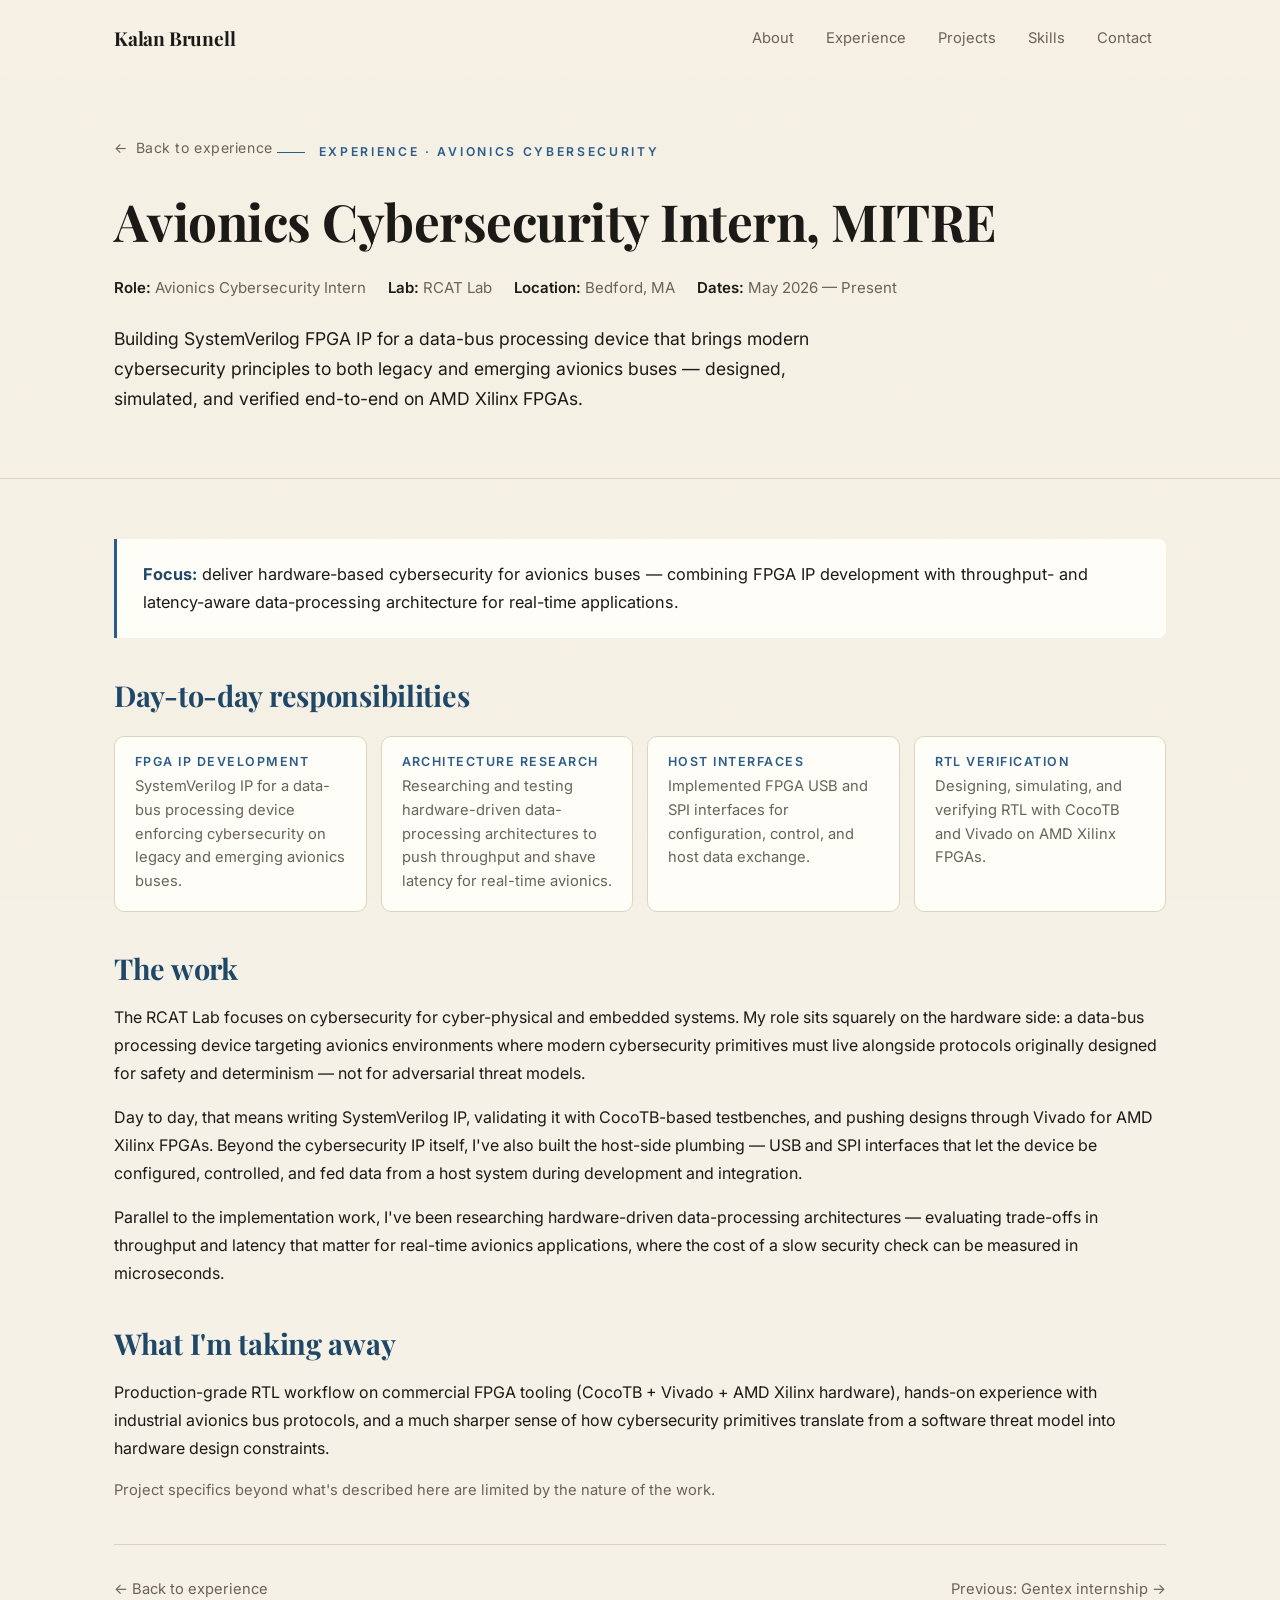
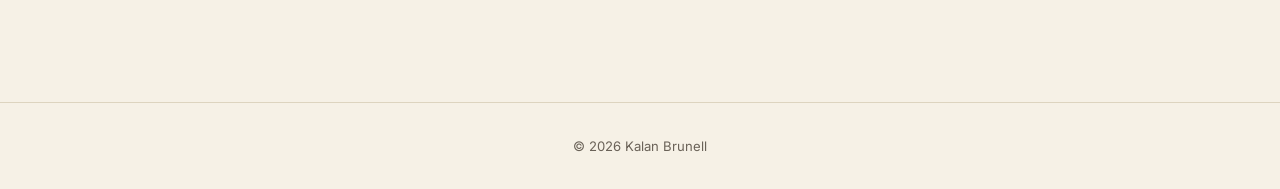
<file: experience/mitre.html>
<!DOCTYPE html>
<html lang="en">
<head>
<meta charset="utf-8" />
<meta name="viewport" content="width=device-width, initial-scale=1" />
<title>Avionics Cybersecurity Intern at MITRE — Kalan Brunell</title>
<meta name="description" content="Summer 2026 internship at MITRE's RCAT Lab — SystemVerilog FPGA IP for cybersecurity on legacy and emerging avionics buses." />
<link rel="preconnect" href="https://fonts.googleapis.com" />
<link rel="preconnect" href="https://fonts.gstatic.com" crossorigin />
<link href="https://fonts.googleapis.com/css2?family=Playfair+Display:wght@600;700;800&family=Inter:wght@400;500;600&display=swap" rel="stylesheet" />
<link rel="stylesheet" href="../assets/css/site.css" />
</head>
<body>

<nav class="nav">
  <div class="nav__inner">
    <a class="nav__brand" href="../index.html#top">Kalan Brunell</a>
    <div class="nav__links">
      <a href="../index.html#about">About</a>
      <a href="../index.html#experience">Experience</a>
      <a href="../index.html#projects">Projects</a>
      <a href="../index.html#skills">Skills</a>
      <a href="../index.html#contact">Contact</a>
    </div>
  </div>
</nav>

<header class="detail-hero">
  <div class="container">
    <a class="detail-back" href="../index.html#experience">Back to experience</a>
    <p class="detail-eyebrow">Experience · Avionics Cybersecurity</p>
    <h1 class="detail-title">Avionics Cybersecurity Intern, MITRE</h1>
    <div class="detail-meta">
      <span><strong>Role:</strong> Avionics Cybersecurity Intern</span>
      <span><strong>Lab:</strong> RCAT Lab</span>
      <span><strong>Location:</strong> Bedford, MA</span>
      <span><strong>Dates:</strong> May 2026 — Present</span>
    </div>
    <p class="detail-summary">
      Building SystemVerilog FPGA IP for a data-bus processing device that brings modern cybersecurity principles
      to both legacy and emerging avionics buses — designed, simulated, and verified end-to-end on AMD Xilinx FPGAs.
    </p>
  </div>
</header>

<main class="detail-body">
  <div class="container">

    <div class="detail-callout reveal">
      <p><strong>Focus:</strong> deliver hardware-based cybersecurity for avionics buses — combining FPGA IP
      development with throughput- and latency-aware data-processing architecture for real-time applications.</p>
    </div>

    <section class="detail-section reveal">
      <h2>Day-to-day responsibilities</h2>
      <div class="detail-pillrow">
        <div class="detail-pill">
          <h4>FPGA IP Development</h4>
          <p>SystemVerilog IP for a data-bus processing device enforcing cybersecurity on legacy and emerging avionics buses.</p>
        </div>
        <div class="detail-pill">
          <h4>Architecture Research</h4>
          <p>Researching and testing hardware-driven data-processing architectures to push throughput and shave latency for real-time avionics.</p>
        </div>
        <div class="detail-pill">
          <h4>Host Interfaces</h4>
          <p>Implemented FPGA USB and SPI interfaces for configuration, control, and host data exchange.</p>
        </div>
        <div class="detail-pill">
          <h4>RTL Verification</h4>
          <p>Designing, simulating, and verifying RTL with CocoTB and Vivado on AMD Xilinx FPGAs.</p>
        </div>
      </div>
    </section>

    <section class="detail-section reveal">
      <h2>The work</h2>
      <p>
        The RCAT Lab focuses on cybersecurity for cyber-physical and embedded systems. My role sits squarely on the
        hardware side: a data-bus processing device targeting avionics environments where modern cybersecurity
        primitives must live alongside protocols originally designed for safety and determinism — not for adversarial
        threat models.
      </p>
      <p>
        Day to day, that means writing SystemVerilog IP, validating it with CocoTB-based testbenches, and pushing
        designs through Vivado for AMD Xilinx FPGAs. Beyond the cybersecurity IP itself, I've also built the host-side
        plumbing — USB and SPI interfaces that let the device be configured, controlled, and fed data from a host
        system during development and integration.
      </p>
      <p>
        Parallel to the implementation work, I've been researching hardware-driven data-processing architectures —
        evaluating trade-offs in throughput and latency that matter for real-time avionics applications, where the
        cost of a slow security check can be measured in microseconds.
      </p>
    </section>

    <section class="detail-section reveal">
      <h2>What I'm taking away</h2>
      <p>
        Production-grade RTL workflow on commercial FPGA tooling (CocoTB + Vivado + AMD Xilinx hardware), hands-on
        experience with industrial avionics bus protocols, and a much sharper sense of how cybersecurity primitives
        translate from a software threat model into hardware design constraints.
      </p>
      <p style="color: var(--muted); font-size: 0.92rem;">
        Project specifics beyond what's described here are limited by the nature of the work.
      </p>
    </section>

    <div class="detail-footer-nav">
      <a href="../index.html#experience">← Back to experience</a>
      <a href="gentex.html">Previous: Gentex internship →</a>
    </div>

  </div>
</main>

<footer class="site-footer">
  © <span id="year"></span> Kalan Brunell
</footer>
<script>document.getElementById('year').textContent = new Date().getFullYear();</script>
<script src="../assets/js/site.js"></script>
</body>
</html>
</file>
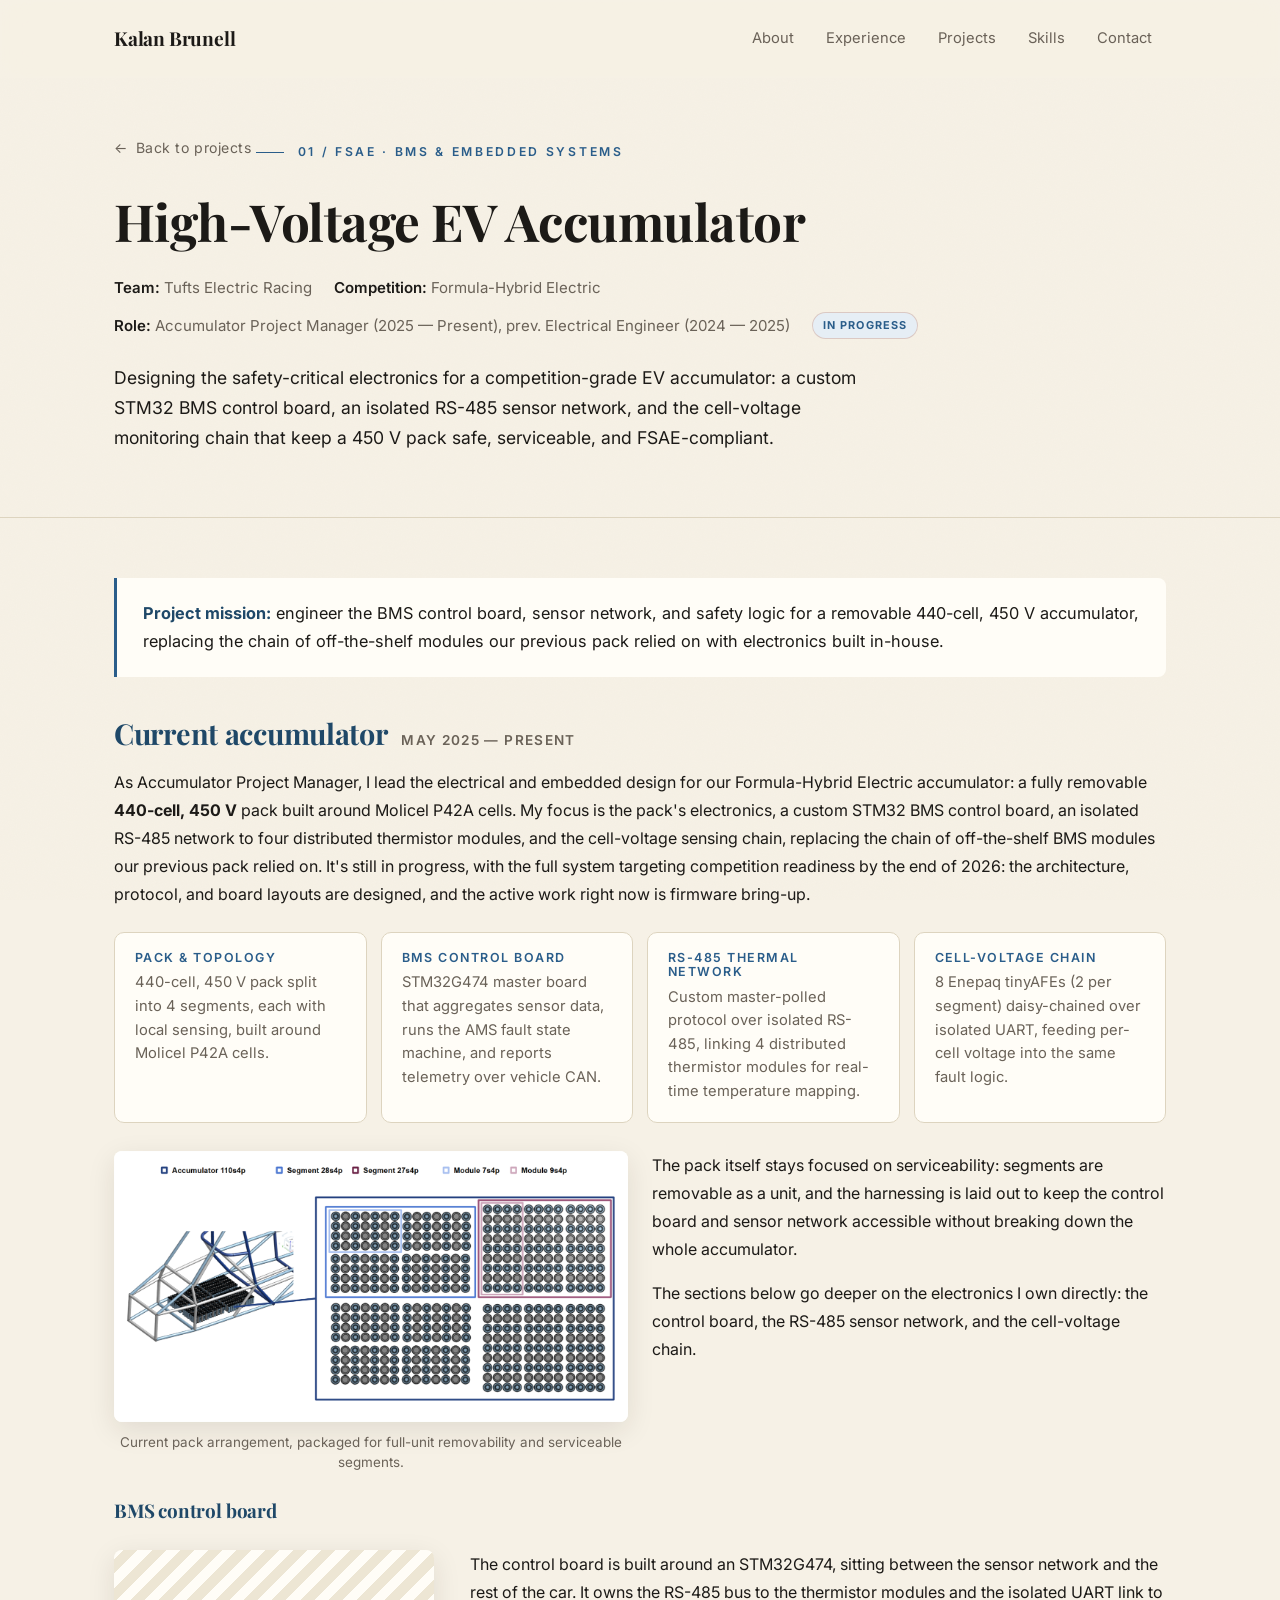
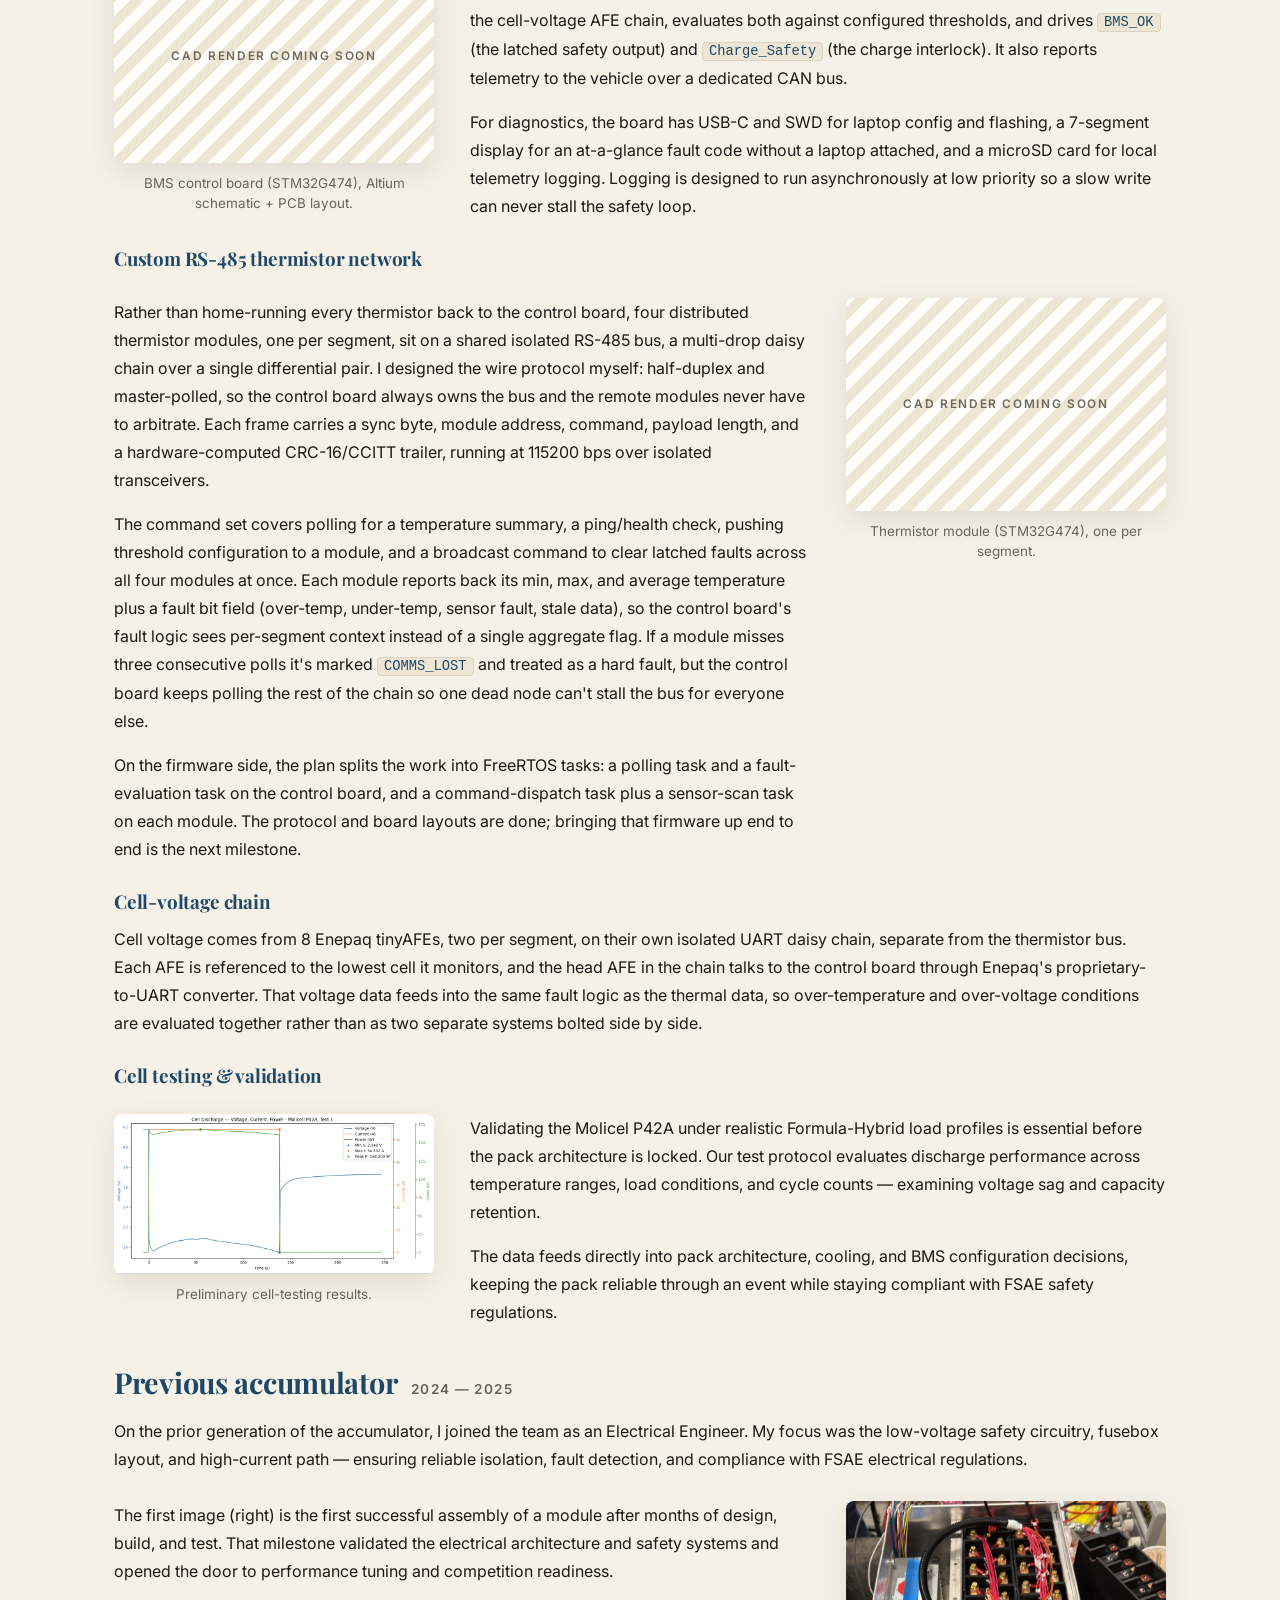
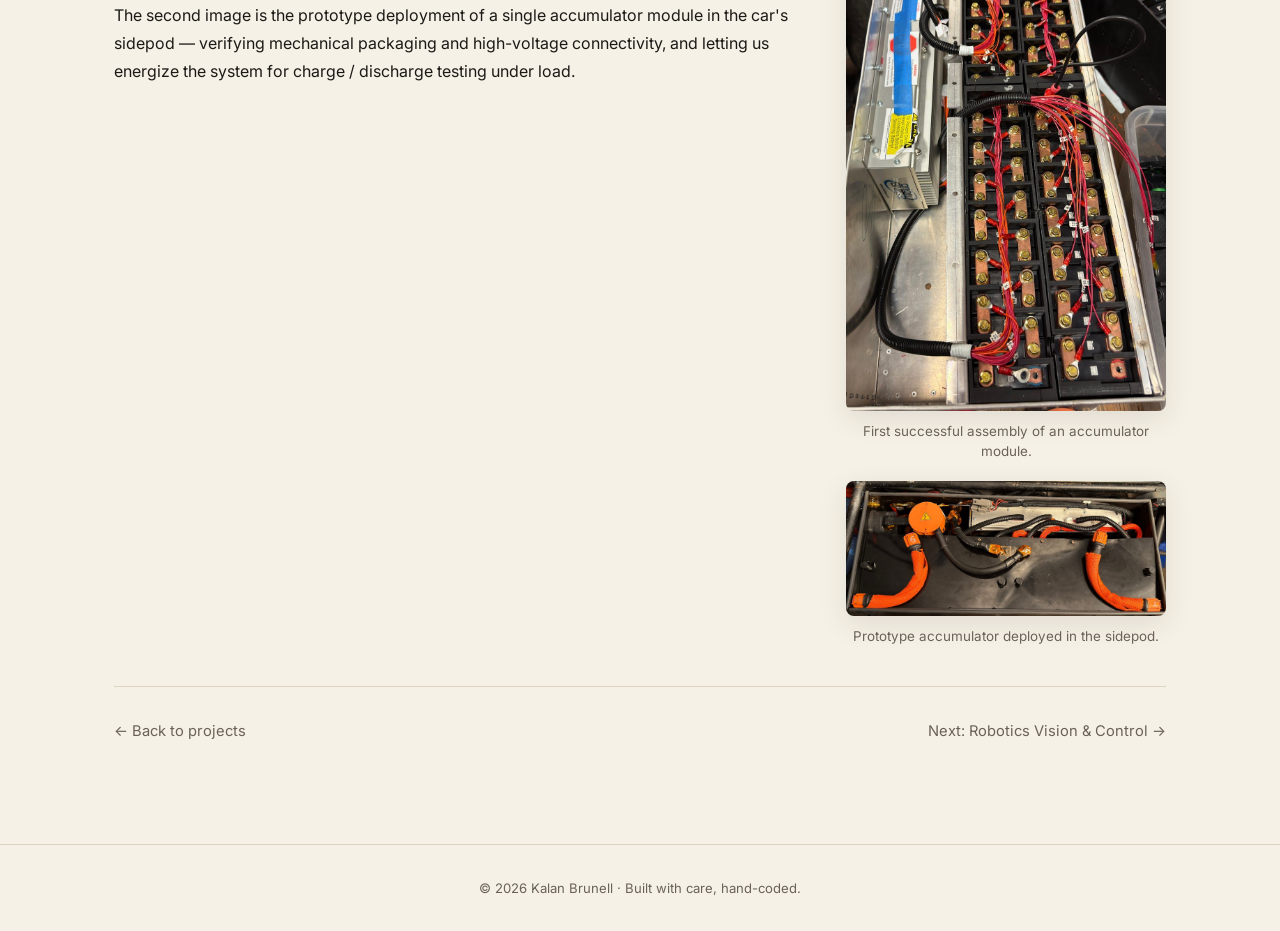
<file: projects/accumulator.html>
<!DOCTYPE html>
<html lang="en">
<head>
<meta charset="utf-8" />
<meta name="viewport" content="width=device-width, initial-scale=1" />
<title>High-Voltage EV Accumulator — Kalan Brunell</title>
<meta name="description" content="450 V lithium-ion accumulator for Tufts Electric Racing's Formula-Hybrid car: custom STM32 BMS control board, isolated RS-485 sensor network, and cell-voltage monitoring chain." />
<link rel="canonical" href="https://kalanbrunell.site/projects/accumulator.html" />
<meta name="theme-color" content="#1f4868" />
<link rel="icon" href="../assets/favicon.svg" type="image/svg+xml" />
<meta property="og:title" content="High-Voltage EV Accumulator — Kalan Brunell" />
<meta property="og:description" content="A 450 V lithium-ion accumulator for Tufts Electric Racing: custom STM32 BMS control board, isolated RS-485 sensor network, and cell-voltage monitoring chain." />
<meta property="og:type" content="article" />
<meta property="og:url" content="https://kalanbrunell.site/projects/accumulator.html" />
<meta property="og:image" content="https://kalanbrunell.site/images/projects/accumulator/firstChargeCar.JPG" />
<!-- Google tag (gtag.js) -->
<script async src="https://www.googletagmanager.com/gtag/js?id=G-B1149WE8N1"></script>
<script>
  window.dataLayer = window.dataLayer || [];
  function gtag(){ dataLayer.push(arguments); }
  gtag('js', new Date());
  gtag('config', 'G-B1149WE8N1');
</script>
<link rel="preconnect" href="https://fonts.googleapis.com" />
<link rel="preconnect" href="https://fonts.gstatic.com" crossorigin />
<link href="https://fonts.googleapis.com/css2?family=Playfair+Display:wght@600;700;800&family=Inter:wght@400;500;600&display=swap" rel="stylesheet" />
<link rel="stylesheet" href="../assets/css/site.css" />
</head>
<body>

<a class="skip-link" href="#content">Skip to content</a>

<nav class="nav" aria-label="Primary">
  <div class="nav__inner">
    <a class="nav__brand" href="../index.html#top">Kalan Brunell</a>
    <div class="nav__links">
      <a href="../index.html#about">About</a>
      <a href="../index.html#experience">Experience</a>
      <a href="../index.html#projects">Projects</a>
      <a href="../index.html#skills">Skills</a>
      <a href="../index.html#contact">Contact</a>
    </div>
  </div>
</nav>

<header class="detail-hero">
  <div class="container">
    <a class="detail-back" href="../index.html#projects">Back to projects</a>
    <p class="detail-eyebrow">01 / FSAE · BMS &amp; Embedded Systems</p>
    <h1 class="detail-title">High-Voltage EV Accumulator</h1>
    <div class="detail-meta">
      <span><strong>Team:</strong> Tufts Electric Racing</span>
      <span><strong>Competition:</strong> Formula-Hybrid Electric</span>
      <span><strong>Role:</strong> Accumulator Project Manager (2025 — Present), prev. Electrical Engineer (2024 — 2025)</span>
      <span class="proj-status">In Progress</span>
    </div>
    <p class="detail-summary">
      Designing the safety-critical electronics for a competition-grade EV accumulator: a custom STM32 BMS control
      board, an isolated RS-485 sensor network, and the cell-voltage monitoring chain that keep a 450 V pack safe,
      serviceable, and FSAE-compliant.
    </p>
  </div>
</header>

<main id="content" class="detail-body" tabindex="-1">
  <div class="container">

    <div class="detail-callout reveal">
      <p><strong>Project mission:</strong> engineer the BMS control board, sensor network, and safety logic for a
      removable 440-cell, 450 V accumulator, replacing the chain of off-the-shelf modules our previous pack relied
      on with electronics built in-house.</p>
    </div>

    <!-- ============================
         Current accumulator (Project Manager, May 2025 – Present)
         ============================ -->
    <section class="detail-section reveal">
      <h2>Current accumulator <span style="font-family:'Inter',sans-serif; font-size:0.85rem; letter-spacing:0.1em; text-transform:uppercase; color:var(--muted); font-weight:600; margin-left:8px;">May 2025 — Present</span></h2>
      <p>
        As Accumulator Project Manager, I lead the electrical and embedded design for our Formula-Hybrid Electric
        accumulator: a fully removable <strong>440-cell, 450 V</strong> pack built around Molicel P42A cells. My
        focus is the pack's electronics, a custom STM32 BMS control board, an isolated RS-485 network to four
        distributed thermistor modules, and the cell-voltage sensing chain, replacing the chain of off-the-shelf
        BMS modules our previous pack relied on. It's still in progress, with the full system targeting competition
        readiness by the end of 2026: the architecture, protocol, and board layouts are designed, and the active
        work right now is firmware bring-up.
      </p>

      <div class="detail-pillrow">
        <div class="detail-pill">
          <h4>Pack &amp; Topology</h4>
          <p>440-cell, 450 V pack split into 4 segments, each with local sensing, built around Molicel P42A cells.</p>
        </div>
        <div class="detail-pill">
          <h4>BMS Control Board</h4>
          <p>STM32G474 master board that aggregates sensor data, runs the AMS fault state machine, and reports telemetry over vehicle CAN.</p>
        </div>
        <div class="detail-pill">
          <h4>RS-485 Thermal Network</h4>
          <p>Custom master-polled protocol over isolated RS-485, linking 4 distributed thermistor modules for real-time temperature mapping.</p>
        </div>
        <div class="detail-pill">
          <h4>Cell-Voltage Chain</h4>
          <p>8 Enepaq tinyAFEs (2 per segment) daisy-chained over isolated UART, feeding per-cell voltage into the same fault logic.</p>
        </div>
      </div>

      <div class="detail-grid-2">
        <figure class="detail-figure">
          <img src="../images/projects/accumulator/newAccumulatorLayout.png" alt="Current accumulator arrangement" />
          <figcaption>Current pack arrangement, packaged for full-unit removability and serviceable segments.</figcaption>
        </figure>
        <div>
          <p>
            The pack itself stays focused on serviceability: segments are removable as a unit, and the harnessing
            is laid out to keep the control board and sensor network accessible without breaking down the whole
            accumulator.
          </p>
          <p>
            The sections below go deeper on the electronics I own directly: the control board, the RS-485 sensor
            network, and the cell-voltage chain.
          </p>
        </div>
      </div>

      <h3>BMS control board</h3>
      <div class="detail-grid-side detail-grid-side--flip">
        <figure class="detail-figure">
          <div class="detail-figure__placeholder">CAD render coming soon</div>
          <figcaption>BMS control board (STM32G474), Altium schematic + PCB layout.</figcaption>
        </figure>
        <div>
          <p>
            The control board is built around an STM32G474, sitting between the sensor network and the rest of the
            car. It owns the RS-485 bus to the thermistor modules and the isolated UART link to the cell-voltage
            AFE chain, evaluates both against configured thresholds, and drives <code>BMS_OK</code> (the latched
            safety output) and <code>Charge_Safety</code> (the charge interlock). It also reports telemetry to the
            vehicle over a dedicated CAN bus.
          </p>
          <p>
            For diagnostics, the board has USB-C and SWD for laptop config and flashing, a 7-segment display for an
            at-a-glance fault code without a laptop attached, and a microSD card for local telemetry logging.
            Logging is designed to run asynchronously at low priority so a slow write can never stall the safety
            loop.
          </p>
        </div>
      </div>

      <h3>Custom RS-485 thermistor network</h3>
      <div class="detail-grid-side">
        <div>
          <p>
            Rather than home-running every thermistor back to the control board, four distributed thermistor
            modules, one per segment, sit on a shared isolated RS-485 bus, a multi-drop daisy chain over a single
            differential pair. I designed the wire protocol myself: half-duplex and master-polled, so the control
            board always owns the bus and the remote modules never have to arbitrate. Each frame carries a sync
            byte, module address, command, payload length, and a hardware-computed CRC-16/CCITT trailer, running
            at 115200 bps over isolated transceivers.
          </p>
          <p>
            The command set covers polling for a temperature summary, a ping/health check, pushing threshold
            configuration to a module, and a broadcast command to clear latched faults across all four modules at
            once. Each module reports back its min, max, and average temperature plus a fault bit field (over-temp,
            under-temp, sensor fault, stale data), so the control board's fault logic sees per-segment context
            instead of a single aggregate flag. If a module misses three consecutive polls it's marked
            <code>COMMS_LOST</code> and treated as a hard fault, but the control board keeps polling the rest of
            the chain so one dead node can't stall the bus for everyone else.
          </p>
          <p>
            On the firmware side, the plan splits the work into FreeRTOS tasks: a polling task and a fault-evaluation
            task on the control board, and a command-dispatch task plus a sensor-scan task on each module. The
            protocol and board layouts are done; bringing that firmware up end to end is the next milestone.
          </p>
        </div>
        <figure class="detail-figure">
          <div class="detail-figure__placeholder">CAD render coming soon</div>
          <figcaption>Thermistor module (STM32G474), one per segment.</figcaption>
        </figure>
      </div>

      <h3>Cell-voltage chain</h3>
      <p>
        Cell voltage comes from 8 Enepaq tinyAFEs, two per segment, on their own isolated UART daisy chain, separate
        from the thermistor bus. Each AFE is referenced to the lowest cell it monitors, and the head AFE in the
        chain talks to the control board through Enepaq's proprietary-to-UART converter. That voltage data feeds
        into the same fault logic as the thermal data, so over-temperature and over-voltage conditions are
        evaluated together rather than as two separate systems bolted side by side.
      </p>

      <h3>Cell testing &amp; validation</h3>
      <div class="detail-grid-side detail-grid-side--flip">
        <figure class="detail-figure">
          <img src="../images/projects/accumulator/cellTestingGraph.png" alt="Preliminary cell-testing results" />
          <figcaption>Preliminary cell-testing results.</figcaption>
        </figure>
        <div>
          <p>
            Validating the Molicel P42A under realistic Formula-Hybrid load profiles is essential before the pack
            architecture is locked. Our test protocol evaluates discharge performance across temperature ranges, load
            conditions, and cycle counts — examining voltage sag and capacity retention.
          </p>
          <p>
            The data feeds directly into pack architecture, cooling, and BMS configuration decisions, keeping the
            pack reliable through an event while staying compliant with FSAE safety regulations.
          </p>
        </div>
      </div>
    </section>

    <!-- ============================
         Previous accumulator (Electrical Engineer, 2024 – 2025)
         ============================ -->
    <section class="detail-section reveal">
      <h2>Previous accumulator <span style="font-family:'Inter',sans-serif; font-size:0.85rem; letter-spacing:0.1em; text-transform:uppercase; color:var(--muted); font-weight:600; margin-left:8px;">2024 — 2025</span></h2>
      <p>
        On the prior generation of the accumulator, I joined the team as an Electrical Engineer. My focus was
        the low-voltage safety circuitry, fusebox layout, and high-current path — ensuring reliable isolation,
        fault detection, and compliance with FSAE electrical regulations.
      </p>

      <div class="detail-grid-side">
        <div>
          <p>
            The first image (right) is the first successful assembly of a module after months of design, build,
            and test. That milestone validated the electrical architecture and safety systems and opened the door
            to performance tuning and competition readiness.
          </p>
          <p>
            The second image is the prototype deployment of a single accumulator module in the car's sidepod —
            verifying mechanical packaging and high-voltage connectivity, and letting us energize the system for
            charge / discharge testing under load.
          </p>
        </div>
        <div>
          <figure class="detail-figure">
            <img src="../images/projects/accumulator/firstChargeAccumulator.JPG" alt="First successful assembly of the accumulator module" />
            <figcaption>First successful assembly of an accumulator module.</figcaption>
          </figure>
          <figure class="detail-figure" style="margin-top: 20px;">
            <img src="../images/projects/accumulator/accumulatorDeployed.jpg" alt="Prototype accumulator deployment in the car's sidepod" />
            <figcaption>Prototype accumulator deployed in the sidepod.</figcaption>
          </figure>
        </div>
      </div>
    </section>

    <div class="detail-footer-nav">
      <a href="../index.html#projects">← Back to projects</a>
      <a href="vision-system.html">Next: Robotics Vision &amp; Control →</a>
    </div>

  </div>
</main>

<footer class="site-footer">
  © <span id="year"></span> Kalan Brunell · Built with care, hand-coded.
</footer>
<script>document.getElementById('year').textContent = new Date().getFullYear();</script>
<script src="../assets/js/site.js"></script>
</body>
</html>
</file>
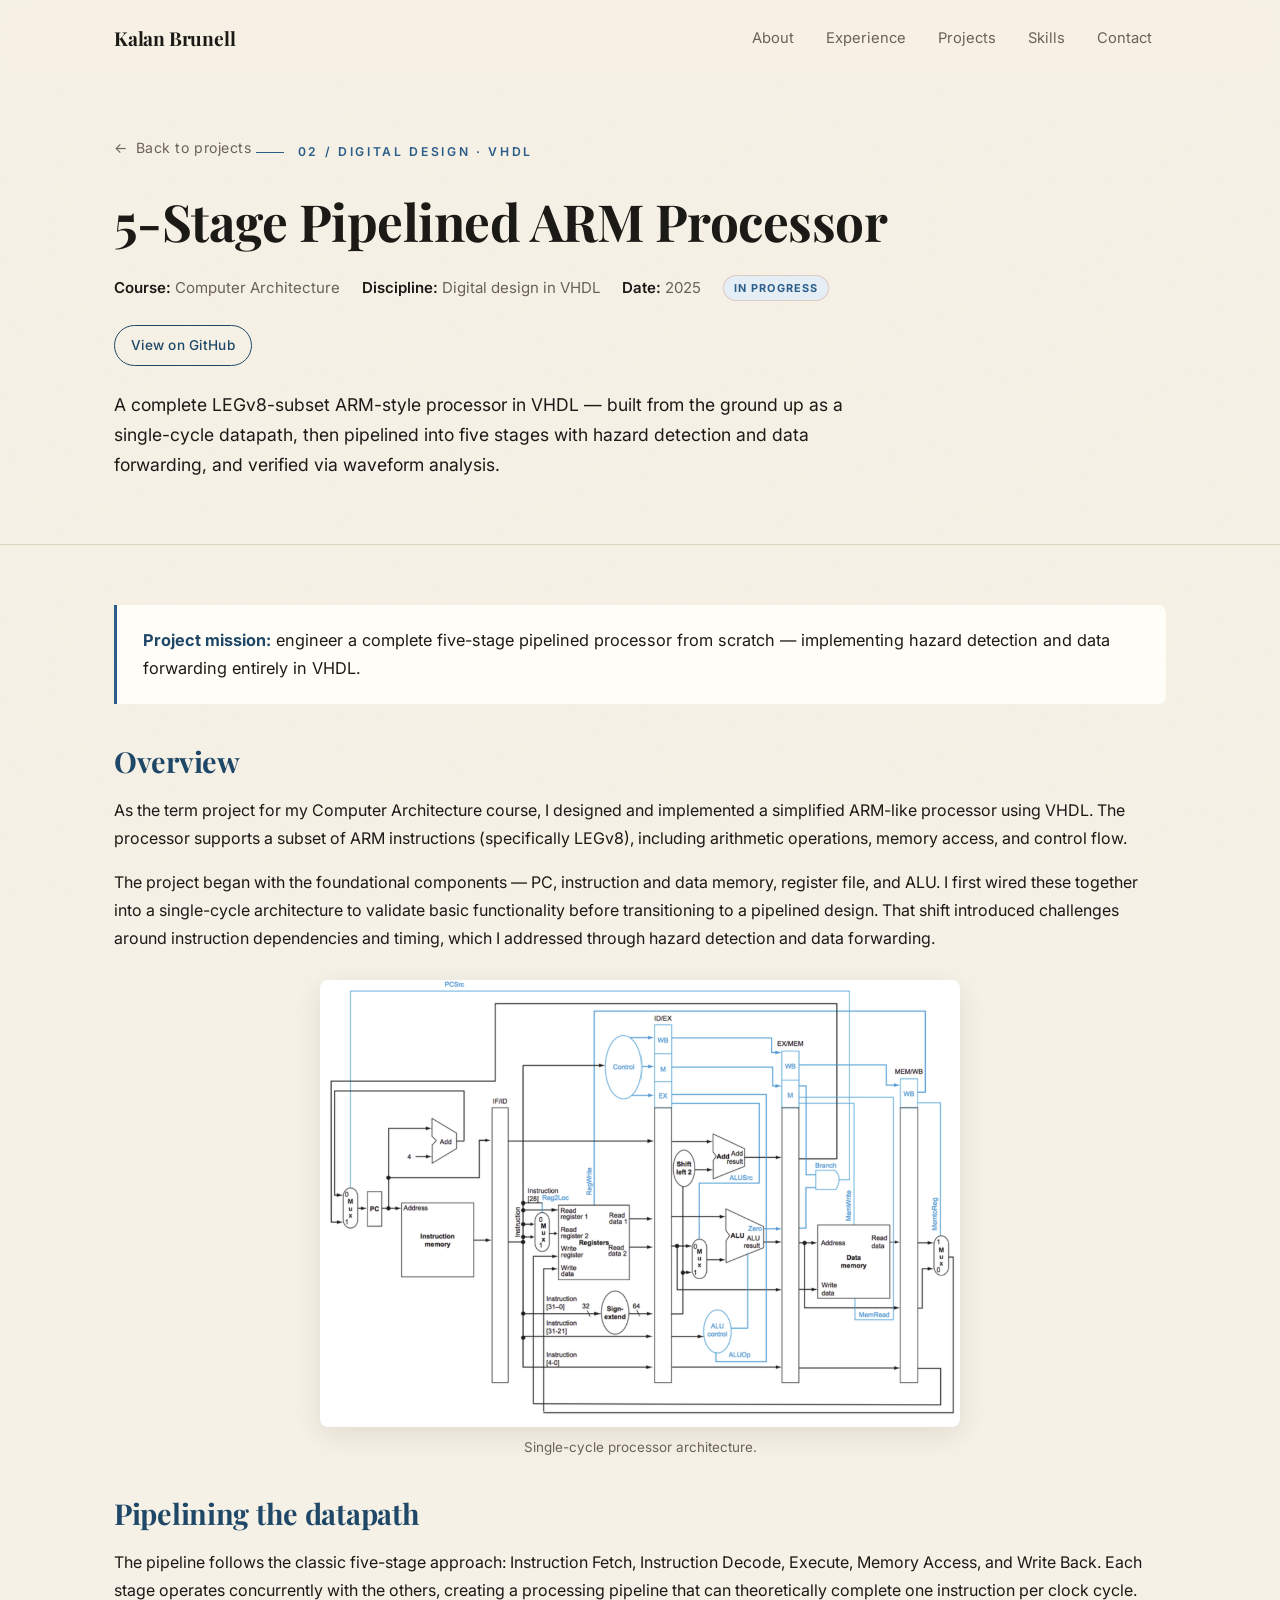
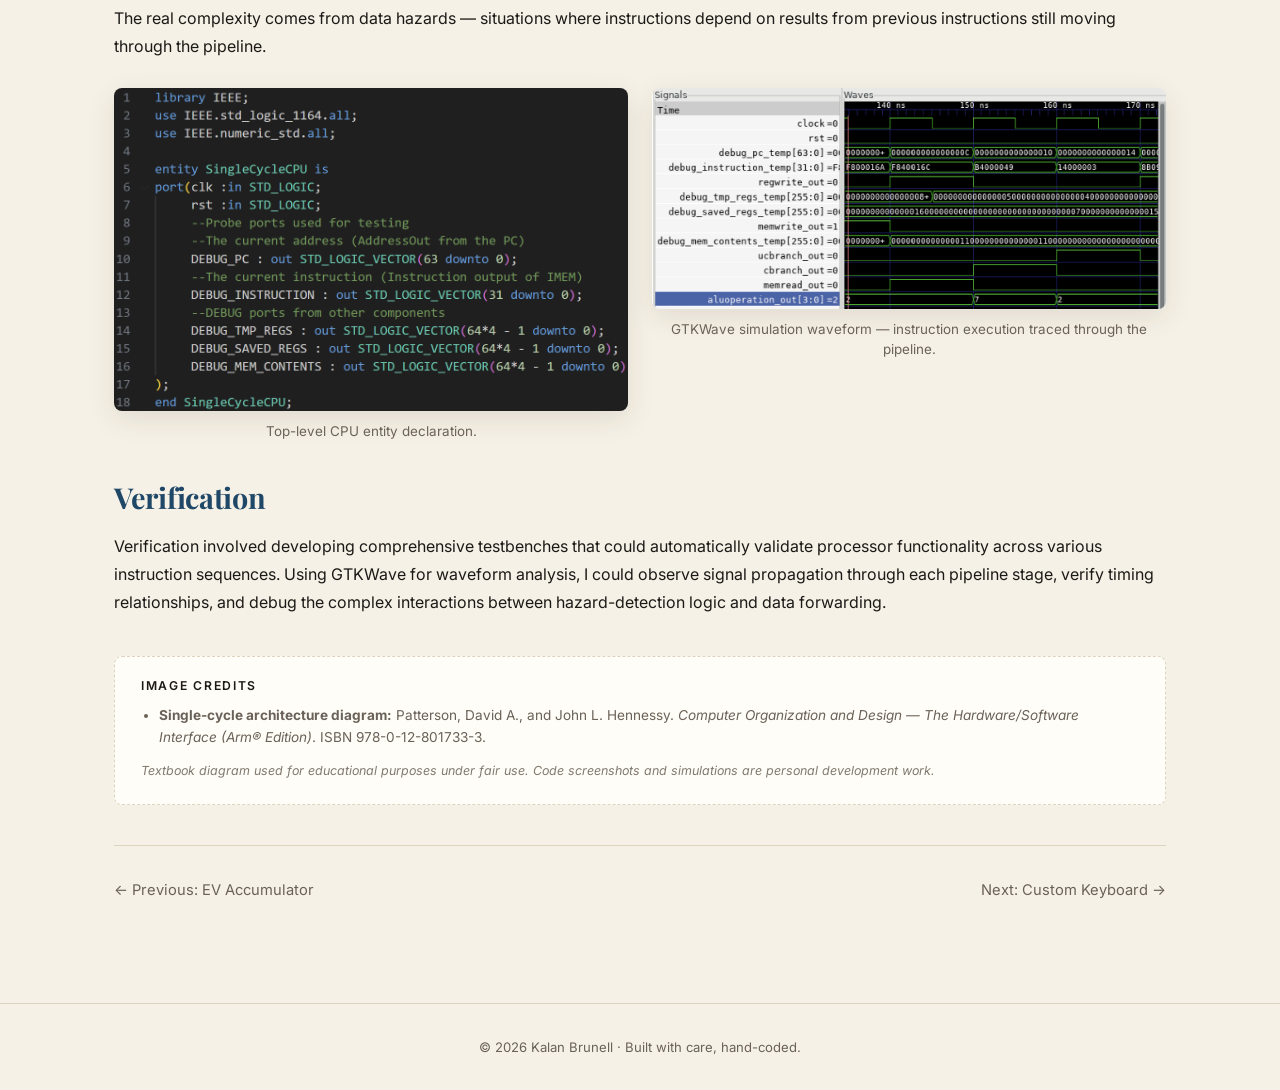
<file: projects/arm-processor.html>
<!DOCTYPE html>
<html lang="en">
<head>
<meta charset="utf-8" />
<meta name="viewport" content="width=device-width, initial-scale=1" />
<title>5-Stage Pipelined ARM Processor — Kalan Brunell</title>
<meta name="description" content="A complete LEGv8 pipelined processor in VHDL — hazard detection, data forwarding, and full waveform verification." />
<link rel="canonical" href="https://kalanbrunell.site/projects/arm-processor.html" />
<meta name="theme-color" content="#1f4868" />
<link rel="icon" href="../assets/favicon.svg" type="image/svg+xml" />
<meta property="og:title" content="5-Stage Pipelined ARM Processor — Kalan Brunell" />
<meta property="og:description" content="A complete LEGv8 pipelined processor in VHDL — hazard detection, data forwarding, and full waveform verification." />
<meta property="og:type" content="article" />
<meta property="og:url" content="https://kalanbrunell.site/projects/arm-processor.html" />
<meta property="og:image" content="https://kalanbrunell.site/images/projects/arm-processor/PipelinedCPU.png" />
<!-- Google tag (gtag.js) -->
<script async src="https://www.googletagmanager.com/gtag/js?id=G-B1149WE8N1"></script>
<script>
  window.dataLayer = window.dataLayer || [];
  function gtag(){ dataLayer.push(arguments); }
  gtag('js', new Date());
  gtag('config', 'G-B1149WE8N1');
</script>
<link rel="preconnect" href="https://fonts.googleapis.com" />
<link rel="preconnect" href="https://fonts.gstatic.com" crossorigin />
<link href="https://fonts.googleapis.com/css2?family=Playfair+Display:wght@600;700;800&family=Inter:wght@400;500;600&display=swap" rel="stylesheet" />
<link rel="stylesheet" href="../assets/css/site.css" />
</head>
<body>

<a class="skip-link" href="#content">Skip to content</a>

<nav class="nav" aria-label="Primary">
  <div class="nav__inner">
    <a class="nav__brand" href="../index.html#top">Kalan Brunell</a>
    <div class="nav__links">
      <a href="../index.html#about">About</a>
      <a href="../index.html#experience">Experience</a>
      <a href="../index.html#projects">Projects</a>
      <a href="../index.html#skills">Skills</a>
      <a href="../index.html#contact">Contact</a>
    </div>
  </div>
</nav>

<header class="detail-hero">
  <div class="container">
    <a class="detail-back" href="../index.html#projects">Back to projects</a>
    <p class="detail-eyebrow">02 / Digital Design · VHDL</p>
    <h1 class="detail-title">5-Stage Pipelined ARM Processor</h1>
    <div class="detail-meta">
      <span><strong>Course:</strong> Computer Architecture</span>
      <span><strong>Discipline:</strong> Digital design in VHDL</span>
      <span><strong>Date:</strong> 2025</span>
      <span class="proj-status">In Progress</span>
    </div>
    <div class="detail-actions">
      <a class="detail-github" href="https://github.com/kalanbrunell/5-Stage-Pipelined-Processor" target="_blank" rel="noopener">View on GitHub</a>
    </div>
    <p class="detail-summary" style="margin-top: 24px;">
      A complete LEGv8-subset ARM-style processor in VHDL — built from the ground up as a single-cycle datapath,
      then pipelined into five stages with hazard detection and data forwarding, and verified via waveform analysis.
    </p>
  </div>
</header>

<main id="content" class="detail-body" tabindex="-1">
  <div class="container">

    <div class="detail-callout reveal">
      <p><strong>Project mission:</strong> engineer a complete five-stage pipelined processor from scratch — implementing
      hazard detection and data forwarding entirely in VHDL.</p>
    </div>

    <section class="detail-section reveal">
      <h2>Overview</h2>
      <p>
        As the term project for my Computer Architecture course, I designed and implemented a simplified ARM-like
        processor using VHDL. The processor supports a subset of ARM instructions (specifically LEGv8), including
        arithmetic operations, memory access, and control flow.
      </p>
      <p>
        The project began with the foundational components — PC, instruction and data memory, register file, and ALU.
        I first wired these together into a single-cycle architecture to validate basic functionality before
        transitioning to a pipelined design. That shift introduced challenges around instruction dependencies and
        timing, which I addressed through hazard detection and data forwarding.
      </p>

      <figure class="detail-figure detail-figure--narrow">
        <img src="../images/projects/arm-processor/PipelinedCPU.png" alt="Single-cycle ARM processor architecture diagram" />
        <figcaption>Single-cycle processor architecture.</figcaption>
      </figure>
    </section>

    <section class="detail-section reveal">
      <h2>Pipelining the datapath</h2>
      <p>
        The pipeline follows the classic five-stage approach: Instruction Fetch, Instruction Decode, Execute, Memory
        Access, and Write Back. Each stage operates concurrently with the others, creating a processing pipeline that
        can theoretically complete one instruction per clock cycle. The real complexity comes from data hazards —
        situations where instructions depend on results from previous instructions still moving through the pipeline.
      </p>

      <div class="detail-grid-2">
        <figure class="detail-figure">
          <img src="../images/projects/arm-processor/scCPUEntity.png" alt="Single-cycle CPU entity declaration" />
          <figcaption>Top-level CPU entity declaration.</figcaption>
        </figure>
        <figure class="detail-figure">
          <img src="../images/projects/arm-processor/cpuWaveform.png" alt="CPU simulation waveform" />
          <figcaption>GTKWave simulation waveform — instruction execution traced through the pipeline.</figcaption>
        </figure>
      </div>
    </section>

    <section class="detail-section reveal">
      <h2>Verification</h2>
      <p>
        Verification involved developing comprehensive testbenches that could automatically validate processor
        functionality across various instruction sequences. Using GTKWave for waveform analysis, I could observe
        signal propagation through each pipeline stage, verify timing relationships, and debug the complex
        interactions between hazard-detection logic and data forwarding.
      </p>
    </section>

    <div class="detail-credits">
      <h4>Image credits</h4>
      <ul>
        <li><strong>Single-cycle architecture diagram:</strong> Patterson, David A., and John L. Hennessy. <em>Computer Organization and Design — The Hardware/Software Interface (Arm® Edition)</em>. ISBN 978-0-12-801733-3.</li>
      </ul>
      <p class="detail-credits__note">Textbook diagram used for educational purposes under fair use. Code screenshots and simulations are personal development work.</p>
    </div>

    <div class="detail-footer-nav">
      <a href="../index.html#projects">← Previous: EV Accumulator</a>
      <a href="keyboard.html">Next: Custom Keyboard →</a>
    </div>

  </div>
</main>

<footer class="site-footer">
  © <span id="year"></span> Kalan Brunell · Built with care, hand-coded.
</footer>
<script>document.getElementById('year').textContent = new Date().getFullYear();</script>
<script src="../assets/js/site.js"></script>
</body>
</html>
</file>
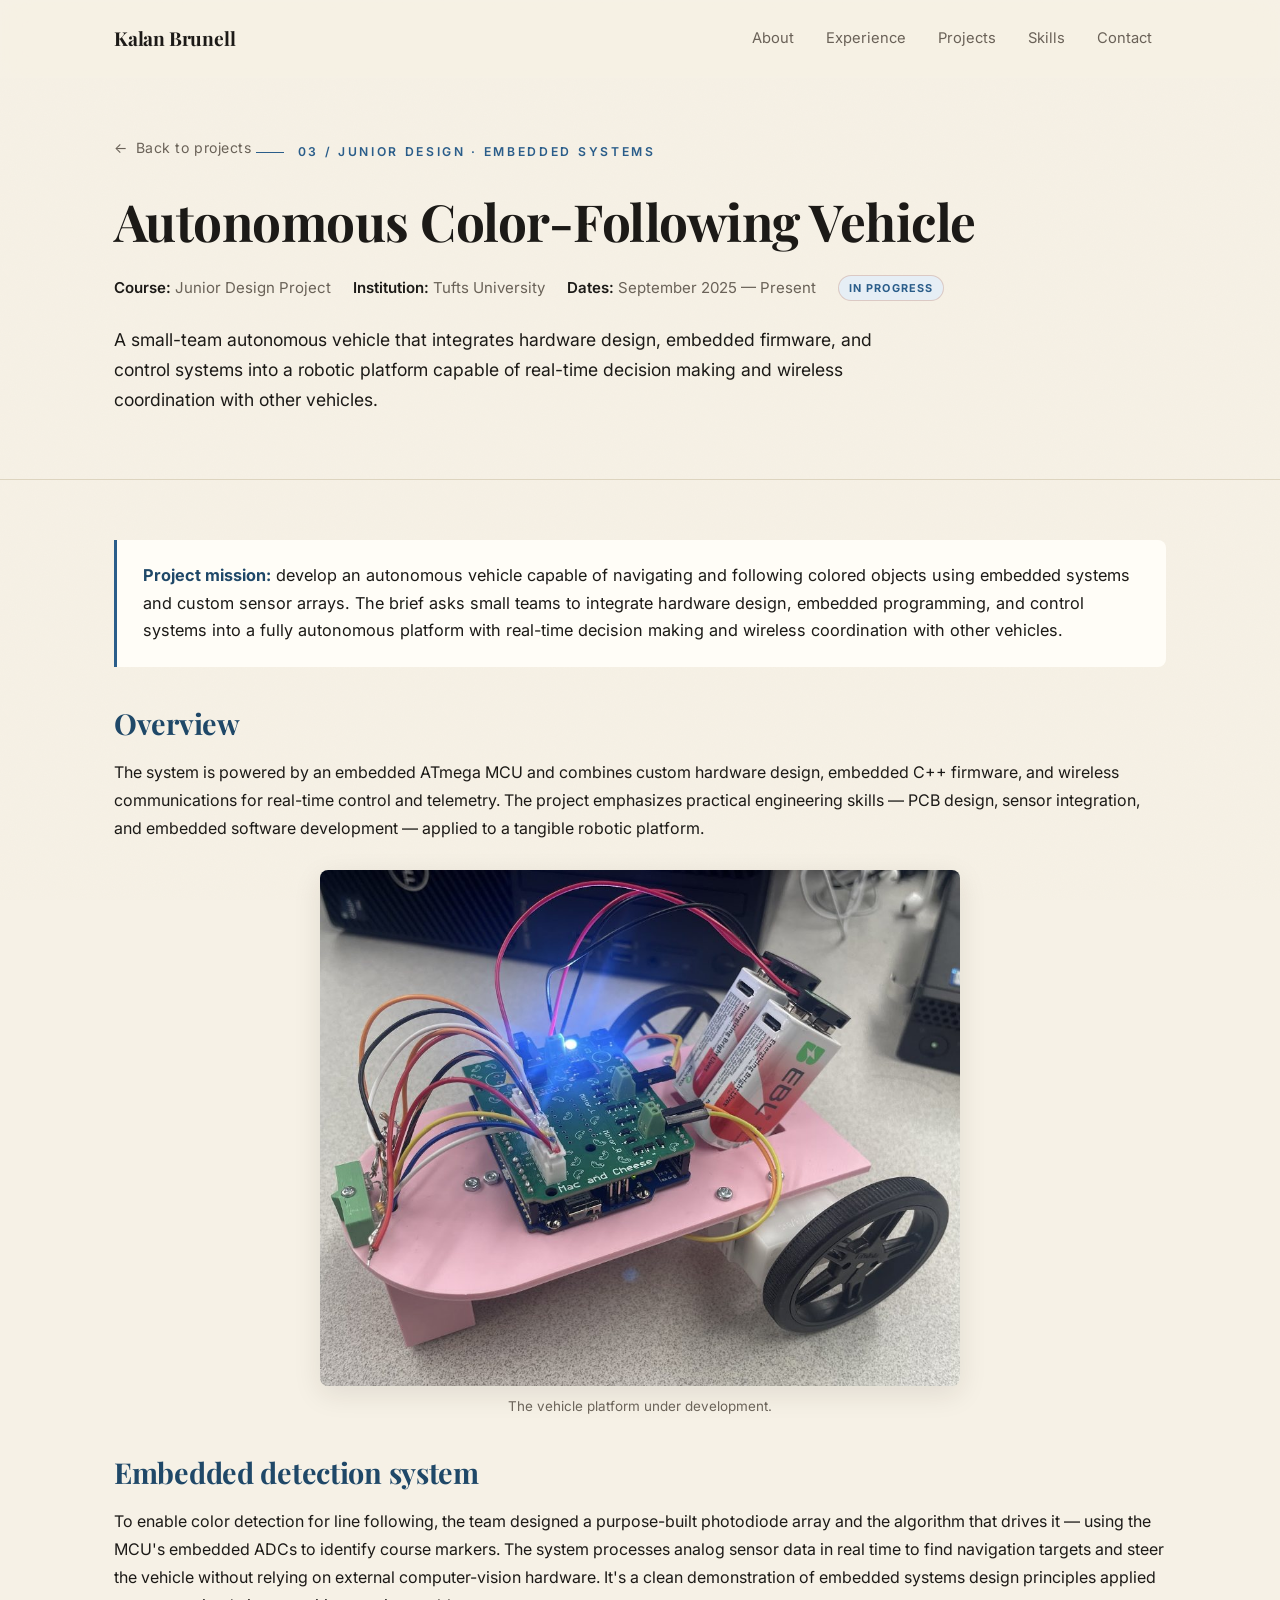
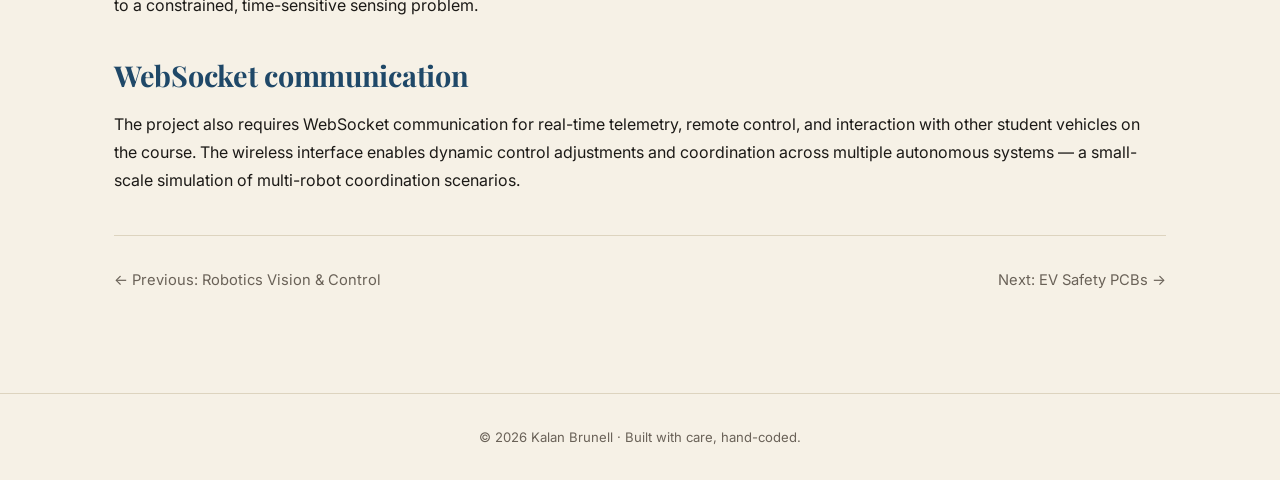
<file: projects/color-following.html>
<!DOCTYPE html>
<html lang="en">
<head>
<meta charset="utf-8" />
<meta name="viewport" content="width=device-width, initial-scale=1" />
<title>Autonomous Color-Following Vehicle — Kalan Brunell</title>
<meta name="description" content="Junior design project: ATmega-based autonomous vehicle with custom photodiode array, embedded C++, and WebSocket telemetry." />
<link rel="canonical" href="https://kalanbrunell.site/projects/color-following.html" />
<meta name="theme-color" content="#1f4868" />
<link rel="icon" href="../assets/favicon.svg" type="image/svg+xml" />
<meta property="og:title" content="Autonomous Color-Following Vehicle — Kalan Brunell" />
<meta property="og:description" content="Junior design project: ATmega-based autonomous vehicle with custom photodiode array, embedded C++, and WebSocket telemetry." />
<meta property="og:type" content="article" />
<meta property="og:url" content="https://kalanbrunell.site/projects/color-following.html" />
<meta property="og:image" content="https://kalanbrunell.site/images/projects/color-following/JuniorDesignRobot.jpg" />
<!-- Google tag (gtag.js) -->
<script async src="https://www.googletagmanager.com/gtag/js?id=G-B1149WE8N1"></script>
<script>
  window.dataLayer = window.dataLayer || [];
  function gtag(){ dataLayer.push(arguments); }
  gtag('js', new Date());
  gtag('config', 'G-B1149WE8N1');
</script>
<link rel="preconnect" href="https://fonts.googleapis.com" />
<link rel="preconnect" href="https://fonts.gstatic.com" crossorigin />
<link href="https://fonts.googleapis.com/css2?family=Playfair+Display:wght@600;700;800&family=Inter:wght@400;500;600&display=swap" rel="stylesheet" />
<link rel="stylesheet" href="../assets/css/site.css" />
</head>
<body>

<a class="skip-link" href="#content">Skip to content</a>

<nav class="nav" aria-label="Primary">
  <div class="nav__inner">
    <a class="nav__brand" href="../index.html#top">Kalan Brunell</a>
    <div class="nav__links">
      <a href="../index.html#about">About</a>
      <a href="../index.html#experience">Experience</a>
      <a href="../index.html#projects">Projects</a>
      <a href="../index.html#skills">Skills</a>
      <a href="../index.html#contact">Contact</a>
    </div>
  </div>
</nav>

<header class="detail-hero">
  <div class="container">
    <a class="detail-back" href="../index.html#projects">Back to projects</a>
    <p class="detail-eyebrow">03 / Junior Design · Embedded Systems</p>
    <h1 class="detail-title">Autonomous Color-Following Vehicle</h1>
    <div class="detail-meta">
      <span><strong>Course:</strong> Junior Design Project</span>
      <span><strong>Institution:</strong> Tufts University</span>
      <span><strong>Dates:</strong> September 2025 — Present</span>
      <span class="proj-status">In Progress</span>
    </div>
    <p class="detail-summary">
      A small-team autonomous vehicle that integrates hardware design, embedded firmware, and control systems into
      a robotic platform capable of real-time decision making and wireless coordination with other vehicles.
    </p>
  </div>
</header>

<main id="content" class="detail-body" tabindex="-1">
  <div class="container">

    <div class="detail-callout reveal">
      <p><strong>Project mission:</strong> develop an autonomous vehicle capable of navigating and following colored
      objects using embedded systems and custom sensor arrays. The brief asks small teams to integrate hardware design,
      embedded programming, and control systems into a fully autonomous platform with real-time decision making and
      wireless coordination with other vehicles.</p>
    </div>

    <section class="detail-section reveal">
      <h2>Overview</h2>
      <p>
        The system is powered by an embedded ATmega MCU and combines custom hardware design, embedded C++ firmware,
        and wireless communications for real-time control and telemetry. The project emphasizes practical engineering
        skills — PCB design, sensor integration, and embedded software development — applied to a tangible robotic
        platform.
      </p>

      <figure class="detail-figure detail-figure--narrow">
        <img src="../images/projects/color-following/JuniorDesignRobot.jpg" alt="Autonomous color-following vehicle prototype" />
        <figcaption>The vehicle platform under development.</figcaption>
      </figure>
    </section>

    <section class="detail-section reveal">
      <h2>Embedded detection system</h2>
      <p>
        To enable color detection for line following, the team designed a purpose-built photodiode array and the
        algorithm that drives it — using the MCU's embedded ADCs to identify course markers. The system processes
        analog sensor data in real time to find navigation targets and steer the vehicle without relying on external
        computer-vision hardware. It's a clean demonstration of embedded systems design principles applied to a
        constrained, time-sensitive sensing problem.
      </p>
    </section>

    <section class="detail-section reveal">
      <h2>WebSocket communication</h2>
      <p>
        The project also requires WebSocket communication for real-time telemetry, remote control, and interaction
        with other student vehicles on the course. The wireless interface enables dynamic control adjustments and
        coordination across multiple autonomous systems — a small-scale simulation of multi-robot coordination
        scenarios.
      </p>
    </section>

    <div class="detail-footer-nav">
      <a href="vision-system.html">← Previous: Robotics Vision &amp; Control</a>
      <a href="safety-pcbs.html">Next: EV Safety PCBs →</a>
    </div>

  </div>
</main>

<footer class="site-footer">
  © <span id="year"></span> Kalan Brunell · Built with care, hand-coded.
</footer>
<script>document.getElementById('year').textContent = new Date().getFullYear();</script>
<script src="../assets/js/site.js"></script>
</body>
</html>
</file>
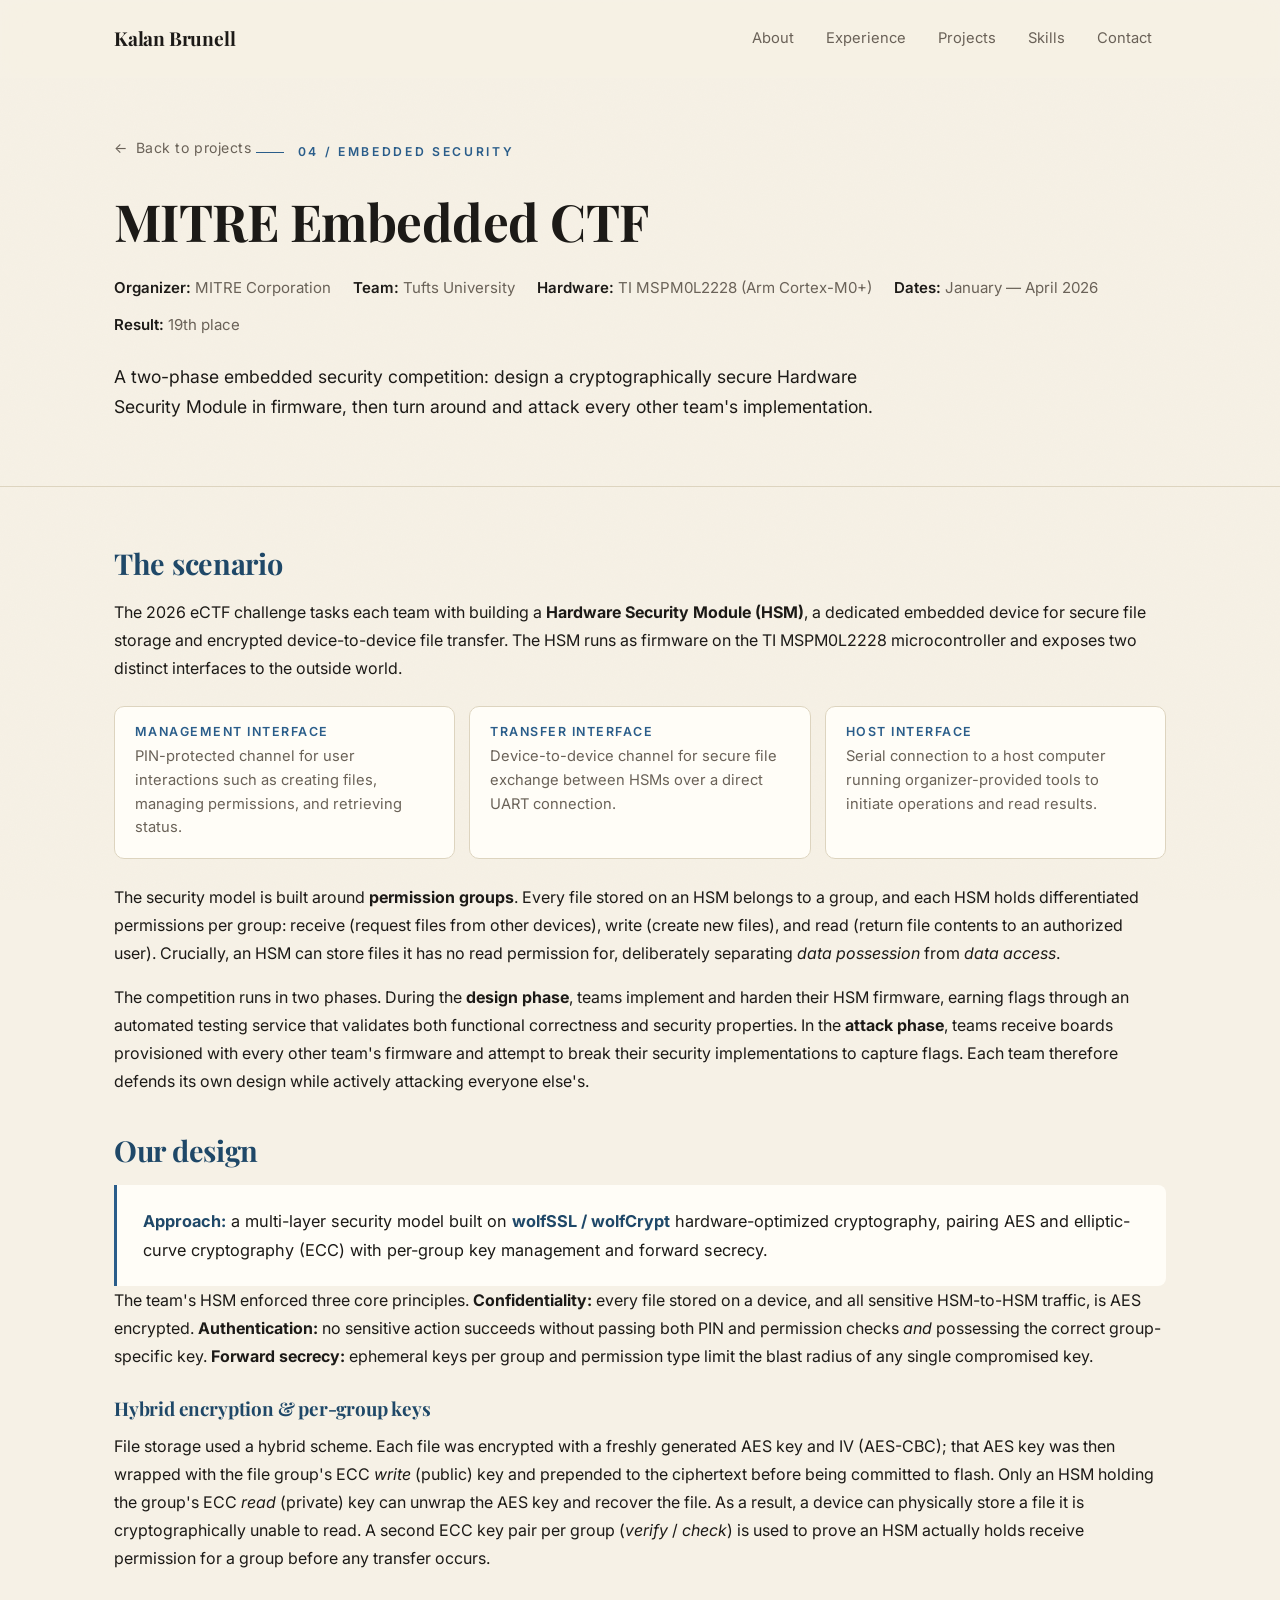
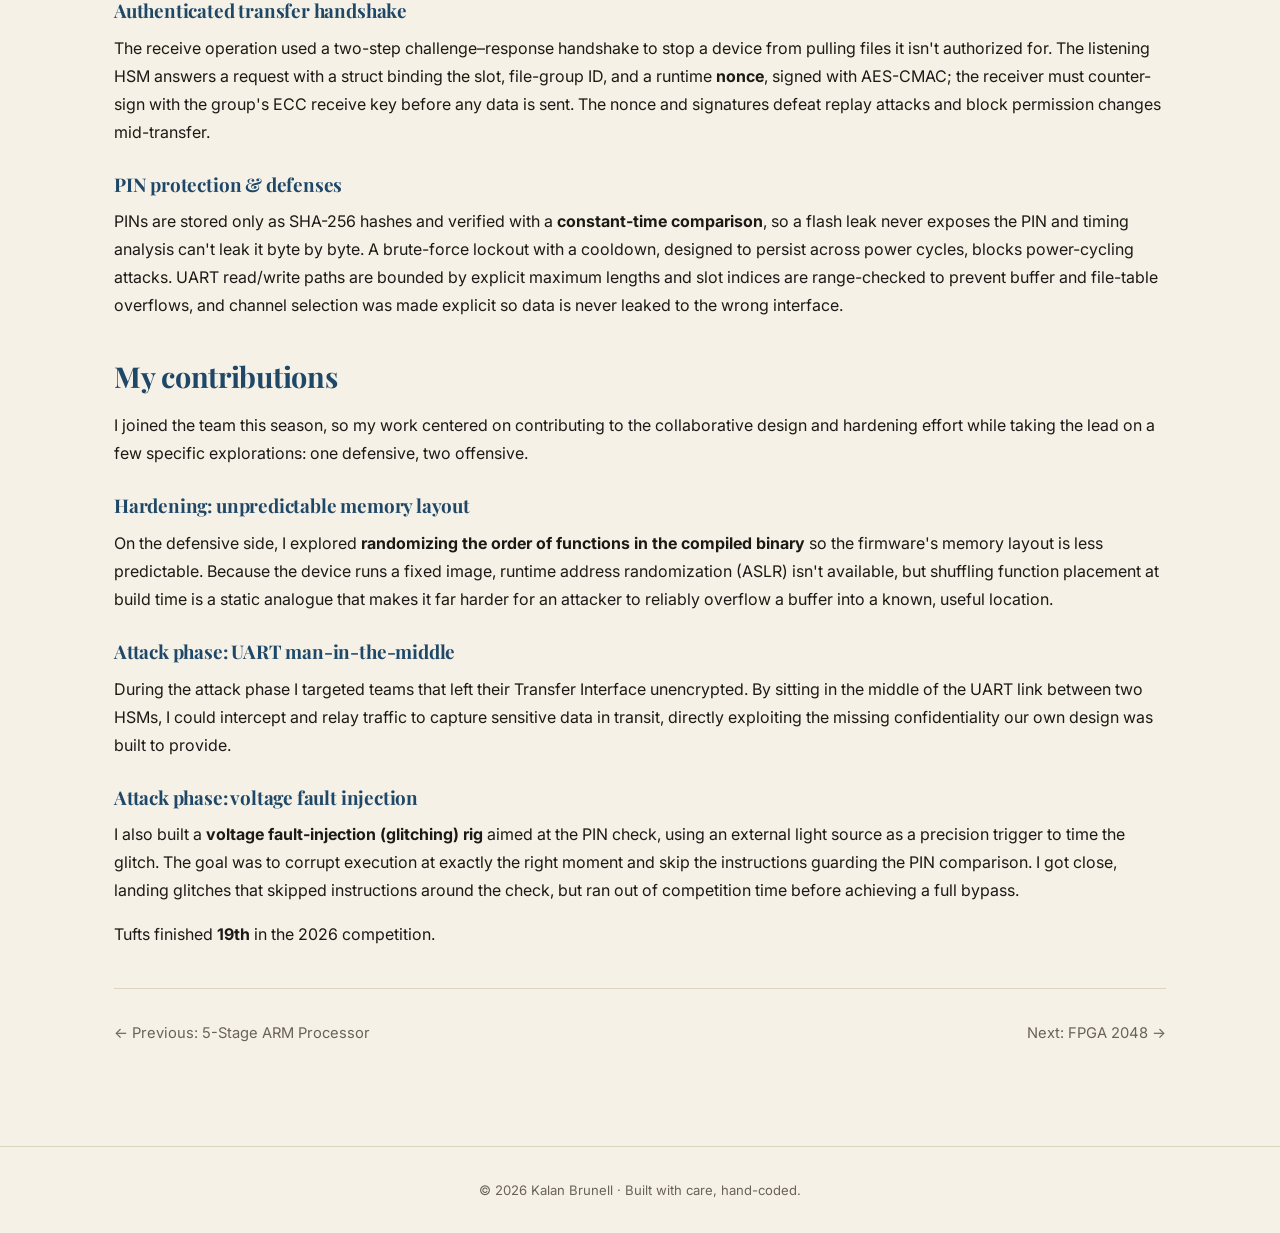
<file: projects/ctf.html>
<!DOCTYPE html>
<html lang="en">
<head>
<meta charset="utf-8" />
<meta name="viewport" content="width=device-width, initial-scale=1" />
<title>MITRE Embedded CTF — Kalan Brunell</title>
<meta name="description" content="2026 MITRE eCTF: Tufts' secure Hardware Security Module in firmware for the TI MSPM0L2228, plus attack-phase work on UART man-in-the-middle and voltage fault injection." />
<link rel="canonical" href="https://kalanbrunell.site/projects/ctf.html" />
<meta name="theme-color" content="#1f4868" />
<link rel="icon" href="../assets/favicon.svg" type="image/svg+xml" />
<meta property="og:title" content="MITRE Embedded CTF — Kalan Brunell" />
<meta property="og:description" content="2026 MITRE eCTF: designing a secure Hardware Security Module in firmware for the TI MSPM0L2228, then attacking other teams' implementations." />
<meta property="og:type" content="article" />
<meta property="og:url" content="https://kalanbrunell.site/projects/ctf.html" />
<!-- TODO: add og:image once a board photo / diagram is available, e.g.
<meta property="og:image" content="https://kalanbrunell.site/images/projects/ctf/<image>" /> -->
<!-- Google tag (gtag.js) -->
<script async src="https://www.googletagmanager.com/gtag/js?id=G-B1149WE8N1"></script>
<script>
  window.dataLayer = window.dataLayer || [];
  function gtag(){ dataLayer.push(arguments); }
  gtag('js', new Date());
  gtag('config', 'G-B1149WE8N1');
</script>
<link rel="preconnect" href="https://fonts.googleapis.com" />
<link rel="preconnect" href="https://fonts.gstatic.com" crossorigin />
<link href="https://fonts.googleapis.com/css2?family=Playfair+Display:wght@600;700;800&family=Inter:wght@400;500;600&display=swap" rel="stylesheet" />
<link rel="stylesheet" href="../assets/css/site.css" />
</head>
<body>

<a class="skip-link" href="#content">Skip to content</a>

<nav class="nav" aria-label="Primary">
  <div class="nav__inner">
    <a class="nav__brand" href="../index.html#top">Kalan Brunell</a>
    <div class="nav__links">
      <a href="../index.html#about">About</a>
      <a href="../index.html#experience">Experience</a>
      <a href="../index.html#projects">Projects</a>
      <a href="../index.html#skills">Skills</a>
      <a href="../index.html#contact">Contact</a>
    </div>
  </div>
</nav>

<header class="detail-hero">
  <div class="container">
    <a class="detail-back" href="../index.html#projects">Back to projects</a>
    <p class="detail-eyebrow">04 / Embedded Security</p>
    <h1 class="detail-title">MITRE Embedded CTF</h1>
    <div class="detail-meta">
      <span><strong>Organizer:</strong> MITRE Corporation</span>
      <span><strong>Team:</strong> Tufts University</span>
      <span><strong>Hardware:</strong> TI MSPM0L2228 (Arm Cortex-M0+)</span>
      <span><strong>Dates:</strong> January — April 2026</span>
      <span><strong>Result:</strong> 19th place</span>
    </div>
    <p class="detail-summary">
      A two-phase embedded security competition: design a cryptographically secure Hardware Security
      Module in firmware, then turn around and attack every other team's implementation.
    </p>
  </div>
</header>

<main id="content" class="detail-body" tabindex="-1">
  <div class="container">

    <section class="detail-section reveal">
      <h2>The scenario</h2>
      <p>
        The 2026 eCTF challenge tasks each team with building a <strong>Hardware Security Module
        (HSM)</strong>, a dedicated embedded device for secure file storage and encrypted
        device-to-device file transfer. The HSM runs as firmware on the TI MSPM0L2228
        microcontroller and exposes two distinct interfaces to the outside world.
      </p>

      <div class="detail-pillrow">
        <div class="detail-pill">
          <h4>Management Interface</h4>
          <p>PIN-protected channel for user interactions such as creating files, managing permissions, and retrieving status.</p>
        </div>
        <div class="detail-pill">
          <h4>Transfer Interface</h4>
          <p>Device-to-device channel for secure file exchange between HSMs over a direct UART connection.</p>
        </div>
        <div class="detail-pill">
          <h4>Host Interface</h4>
          <p>Serial connection to a host computer running organizer-provided tools to initiate operations and read results.</p>
        </div>
      </div>

      <p>
        The security model is built around <strong>permission groups</strong>. Every file stored on
        an HSM belongs to a group, and each HSM holds differentiated permissions per group:
        receive (request files from other devices), write (create new files), and read (return file
        contents to an authorized user). Crucially, an HSM can store files it has no read permission
        for, deliberately separating <em>data possession</em> from <em>data access</em>.
      </p>
      <p>
        The competition runs in two phases. During the <strong>design phase</strong>, teams
        implement and harden their HSM firmware, earning flags through an automated testing service
        that validates both functional correctness and security properties. In the
        <strong>attack phase</strong>, teams receive boards provisioned with every other
        team's firmware and attempt to break their security implementations to capture flags.
        Each team therefore defends its own design while actively attacking everyone else's.
      </p>
    </section>

    <section class="detail-section reveal">
      <h2>Our design</h2>
      <div class="detail-callout">
        <p><strong>Approach:</strong> a multi-layer security model built on
        <strong>wolfSSL / wolfCrypt</strong> hardware-optimized cryptography, pairing AES and
        elliptic-curve cryptography (ECC) with per-group key management and forward secrecy.</p>
      </div>

      <p>
        The team's HSM enforced three core principles. <strong>Confidentiality:</strong> every file
        stored on a device, and all sensitive HSM-to-HSM traffic, is AES encrypted.
        <strong>Authentication:</strong> no sensitive action succeeds without passing both PIN and
        permission checks <em>and</em> possessing the correct group-specific key.
        <strong>Forward secrecy:</strong> ephemeral keys per group and permission type limit the
        blast radius of any single compromised key.
      </p>

      <h3>Hybrid encryption &amp; per-group keys</h3>
      <p>
        File storage used a hybrid scheme. Each file was encrypted with a freshly generated AES key
        and IV (AES-CBC); that AES key was then wrapped with the file group's ECC <em>write</em>
        (public) key and prepended to the ciphertext before being committed to flash. Only an HSM
        holding the group's ECC <em>read</em> (private) key can unwrap the AES key and recover the
        file. As a result, a device can physically store a file it is cryptographically unable to read. A
        second ECC key pair per group (<em>verify</em> / <em>check</em>) is used to prove an HSM
        actually holds receive permission for a group before any transfer occurs.
      </p>

      <h3>Authenticated transfer handshake</h3>
      <p>
        The receive operation used a two-step challenge–response handshake to stop a device from
        pulling files it isn't authorized for. The listening HSM answers a request with a struct
        binding the slot, file-group ID, and a runtime <strong>nonce</strong>, signed with AES-CMAC;
        the receiver must counter-sign with the group's ECC receive key before any data is sent.
        The nonce and signatures defeat replay attacks and block permission changes mid-transfer.
      </p>

      <h3>PIN protection &amp; defenses</h3>
      <p>
        PINs are stored only as SHA-256 hashes and verified with a <strong>constant-time
        comparison</strong>, so a flash leak never exposes the PIN and timing analysis can't leak it
        byte by byte. A brute-force lockout with a cooldown, designed to persist across power
        cycles, blocks power-cycling attacks. UART read/write paths are bounded by explicit maximum
        lengths and slot indices are range-checked to prevent buffer and file-table overflows, and
        channel selection was made explicit so data is never leaked to the wrong interface.
      </p>
    </section>

    <section class="detail-section reveal">
      <h2>My contributions</h2>
      <p>
        I joined the team this season, so my work centered on contributing to the collaborative
        design and hardening effort while taking the lead on a few specific explorations: one
        defensive, two offensive.
      </p>

      <h3>Hardening: unpredictable memory layout</h3>
      <p>
        On the defensive side, I explored <strong>randomizing the order of functions in the
        compiled binary</strong> so the firmware's memory layout is less predictable. Because the
        device runs a fixed image, runtime address randomization (ASLR) isn't available, but
        shuffling function placement at build time is a static analogue that makes it far harder for
        an attacker to reliably overflow a buffer into a known, useful location.
      </p>

      <h3>Attack phase: UART man-in-the-middle</h3>
      <p>
        During the attack phase I targeted teams that left their Transfer Interface unencrypted. By
        sitting in the middle of the UART link between two HSMs, I could intercept and relay traffic
        to capture sensitive data in transit, directly exploiting the missing confidentiality
        our own design was built to provide.
      </p>

      <h3>Attack phase: voltage fault injection</h3>
      <p>
        I also built a <strong>voltage fault-injection (glitching) rig</strong> aimed at the PIN
        check, using an external light source as a precision trigger to time the glitch. The goal
        was to corrupt execution at exactly the right moment and skip the instructions guarding the
        PIN comparison. I got close, landing glitches that skipped instructions around the check,
        but ran out of competition time before achieving a full bypass.
      </p>

      <p>
        Tufts finished <strong>19th</strong> in the 2026 competition.
      </p>
    </section>

    <div class="detail-footer-nav">
      <a href="arm-processor.html">← Previous: 5-Stage ARM Processor</a>
      <a href="fpga-2048.html">Next: FPGA 2048 →</a>
    </div>

  </div>
</main>

<footer class="site-footer">
  © <span id="year"></span> Kalan Brunell · Built with care, hand-coded.
</footer>
<script>document.getElementById('year').textContent = new Date().getFullYear();</script>
<script src="../assets/js/site.js"></script>
</body>
</html>
</file>
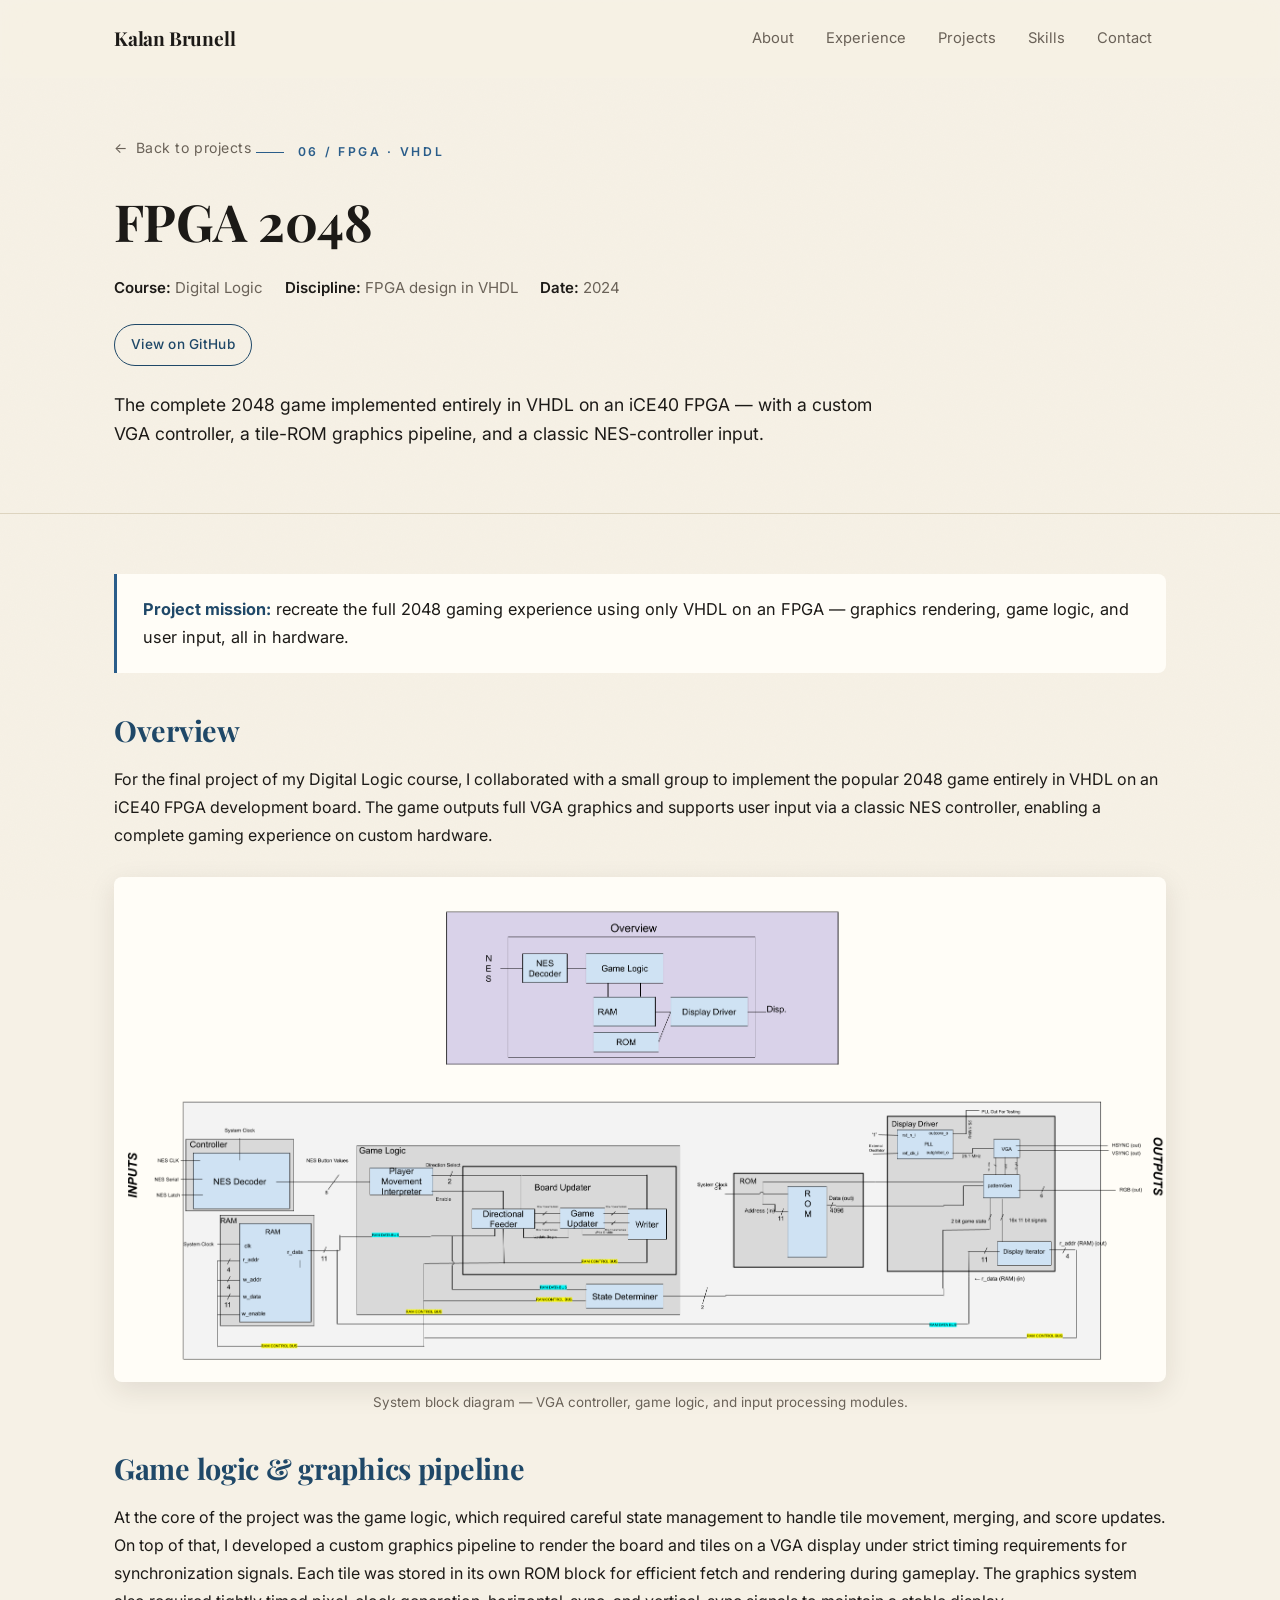
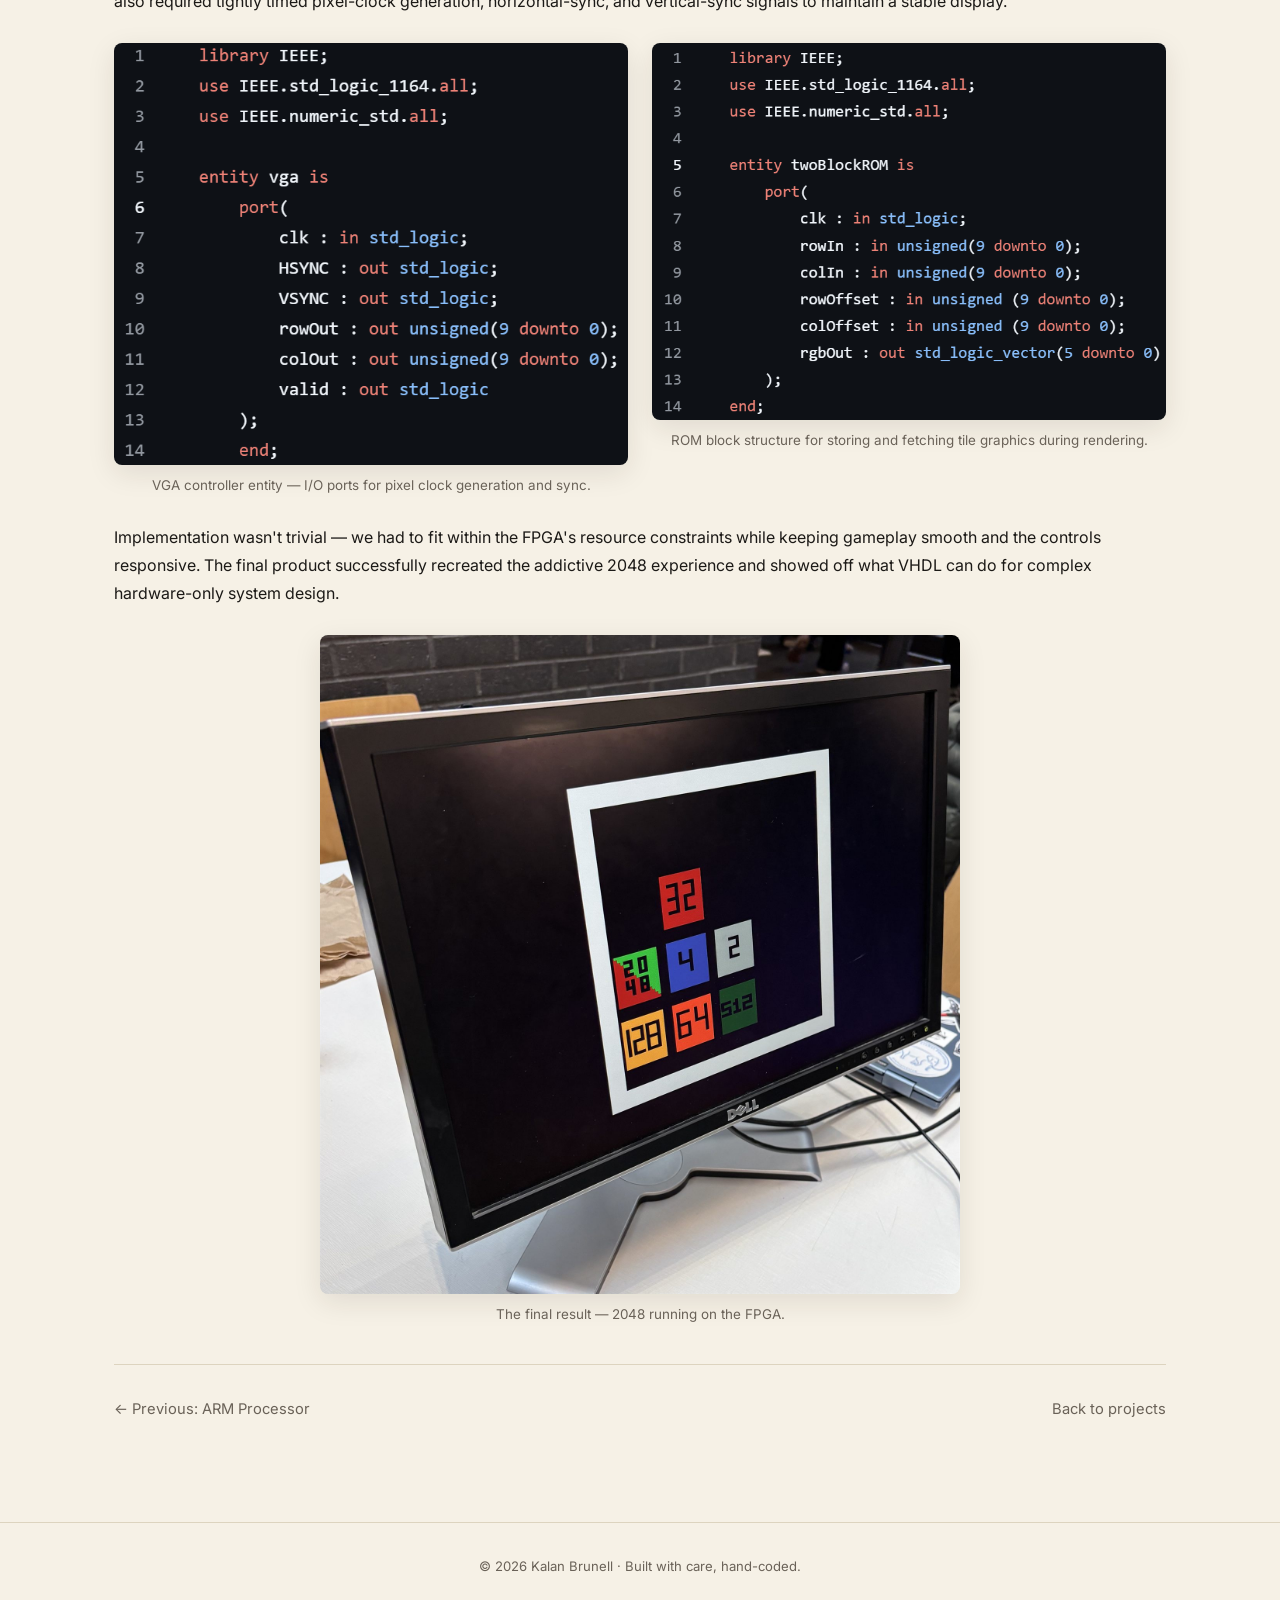
<file: projects/fpga-2048.html>
<!DOCTYPE html>
<html lang="en">
<head>
<meta charset="utf-8" />
<meta name="viewport" content="width=device-width, initial-scale=1" />
<title>FPGA 2048 — Kalan Brunell</title>
<meta name="description" content="The 2048 game implemented entirely in VHDL on an iCE40 FPGA — custom VGA controller, tile-ROM graphics pipeline, and NES-controller input." />
<link rel="canonical" href="https://kalanbrunell.site/projects/fpga-2048.html" />
<meta name="theme-color" content="#1f4868" />
<link rel="icon" href="../assets/favicon.svg" type="image/svg+xml" />
<meta property="og:title" content="FPGA 2048 — Kalan Brunell" />
<meta property="og:description" content="The 2048 game implemented entirely in VHDL on an iCE40 FPGA — custom VGA controller, tile-ROM graphics pipeline, and NES-controller input." />
<meta property="og:type" content="article" />
<meta property="og:url" content="https://kalanbrunell.site/projects/fpga-2048.html" />
<meta property="og:image" content="https://kalanbrunell.site/images/projects/fpga-2048/2048Game.jpeg" />
<!-- Google tag (gtag.js) -->
<script async src="https://www.googletagmanager.com/gtag/js?id=G-B1149WE8N1"></script>
<script>
  window.dataLayer = window.dataLayer || [];
  function gtag(){ dataLayer.push(arguments); }
  gtag('js', new Date());
  gtag('config', 'G-B1149WE8N1');
</script>
<link rel="preconnect" href="https://fonts.googleapis.com" />
<link rel="preconnect" href="https://fonts.gstatic.com" crossorigin />
<link href="https://fonts.googleapis.com/css2?family=Playfair+Display:wght@600;700;800&family=Inter:wght@400;500;600&display=swap" rel="stylesheet" />
<link rel="stylesheet" href="../assets/css/site.css" />
</head>
<body>

<a class="skip-link" href="#content">Skip to content</a>

<nav class="nav" aria-label="Primary">
  <div class="nav__inner">
    <a class="nav__brand" href="../index.html#top">Kalan Brunell</a>
    <div class="nav__links">
      <a href="../index.html#about">About</a>
      <a href="../index.html#experience">Experience</a>
      <a href="../index.html#projects">Projects</a>
      <a href="../index.html#skills">Skills</a>
      <a href="../index.html#contact">Contact</a>
    </div>
  </div>
</nav>

<header class="detail-hero">
  <div class="container">
    <a class="detail-back" href="../index.html#projects">Back to projects</a>
    <p class="detail-eyebrow">06 / FPGA · VHDL</p>
    <h1 class="detail-title">FPGA 2048</h1>
    <div class="detail-meta">
      <span><strong>Course:</strong> Digital Logic</span>
      <span><strong>Discipline:</strong> FPGA design in VHDL</span>
      <span><strong>Date:</strong> 2024</span>
    </div>
    <div class="detail-actions">
      <a class="detail-github" href="https://github.com/kalanbrunell/VHDL_Arcade_Game" target="_blank" rel="noopener">View on GitHub</a>
    </div>
    <p class="detail-summary" style="margin-top: 24px;">
      The complete 2048 game implemented entirely in VHDL on an iCE40 FPGA — with a custom VGA controller, a
      tile-ROM graphics pipeline, and a classic NES-controller input.
    </p>
  </div>
</header>

<main id="content" class="detail-body" tabindex="-1">
  <div class="container">

    <div class="detail-callout reveal">
      <p><strong>Project mission:</strong> recreate the full 2048 gaming experience using only VHDL on an FPGA —
      graphics rendering, game logic, and user input, all in hardware.</p>
    </div>

    <section class="detail-section reveal">
      <h2>Overview</h2>
      <p>
        For the final project of my Digital Logic course, I collaborated with a small group to implement the popular
        2048 game entirely in VHDL on an iCE40 FPGA development board. The game outputs full VGA graphics and supports
        user input via a classic NES controller, enabling a complete gaming experience on custom hardware.
      </p>

      <figure class="detail-figure">
        <img src="../images/projects/fpga-2048/2048-block-diagram.png" alt="FPGA 2048 game system block diagram" />
        <figcaption>System block diagram — VGA controller, game logic, and input processing modules.</figcaption>
      </figure>
    </section>

    <section class="detail-section reveal">
      <h2>Game logic &amp; graphics pipeline</h2>
      <p>
        At the core of the project was the game logic, which required careful state management to handle tile
        movement, merging, and score updates. On top of that, I developed a custom graphics pipeline to render the
        board and tiles on a VGA display under strict timing requirements for synchronization signals. Each tile
        was stored in its own ROM block for efficient fetch and rendering during gameplay. The graphics system also
        required tightly timed pixel-clock generation, horizontal-sync, and vertical-sync signals to maintain a
        stable display.
      </p>

      <div class="detail-grid-2">
        <figure class="detail-figure">
          <img src="../images/projects/fpga-2048/vgaEntity.png" alt="VGA controller entity declaration in VHDL" />
          <figcaption>VGA controller entity — I/O ports for pixel clock generation and sync.</figcaption>
        </figure>
        <figure class="detail-figure">
          <img src="../images/projects/fpga-2048/twoBlockROM.png" alt="Tile-ROM block implementation" />
          <figcaption>ROM block structure for storing and fetching tile graphics during rendering.</figcaption>
        </figure>
      </div>

      <p>
        Implementation wasn't trivial — we had to fit within the FPGA's resource constraints while keeping gameplay
        smooth and the controls responsive. The final product successfully recreated the addictive 2048 experience
        and showed off what VHDL can do for complex hardware-only system design.
      </p>

      <figure class="detail-figure detail-figure--narrow">
        <img src="../images/projects/fpga-2048/2048Game.jpeg" alt="2048 game running on the FPGA hardware" />
        <figcaption>The final result — 2048 running on the FPGA.</figcaption>
      </figure>
    </section>

    <div class="detail-footer-nav">
      <a href="arm-processor.html">← Previous: ARM Processor</a>
      <a href="../index.html#projects">Back to projects</a>
    </div>

  </div>
</main>

<footer class="site-footer">
  © <span id="year"></span> Kalan Brunell · Built with care, hand-coded.
</footer>
<script>document.getElementById('year').textContent = new Date().getFullYear();</script>
<script src="../assets/js/site.js"></script>
</body>
</html>
</file>
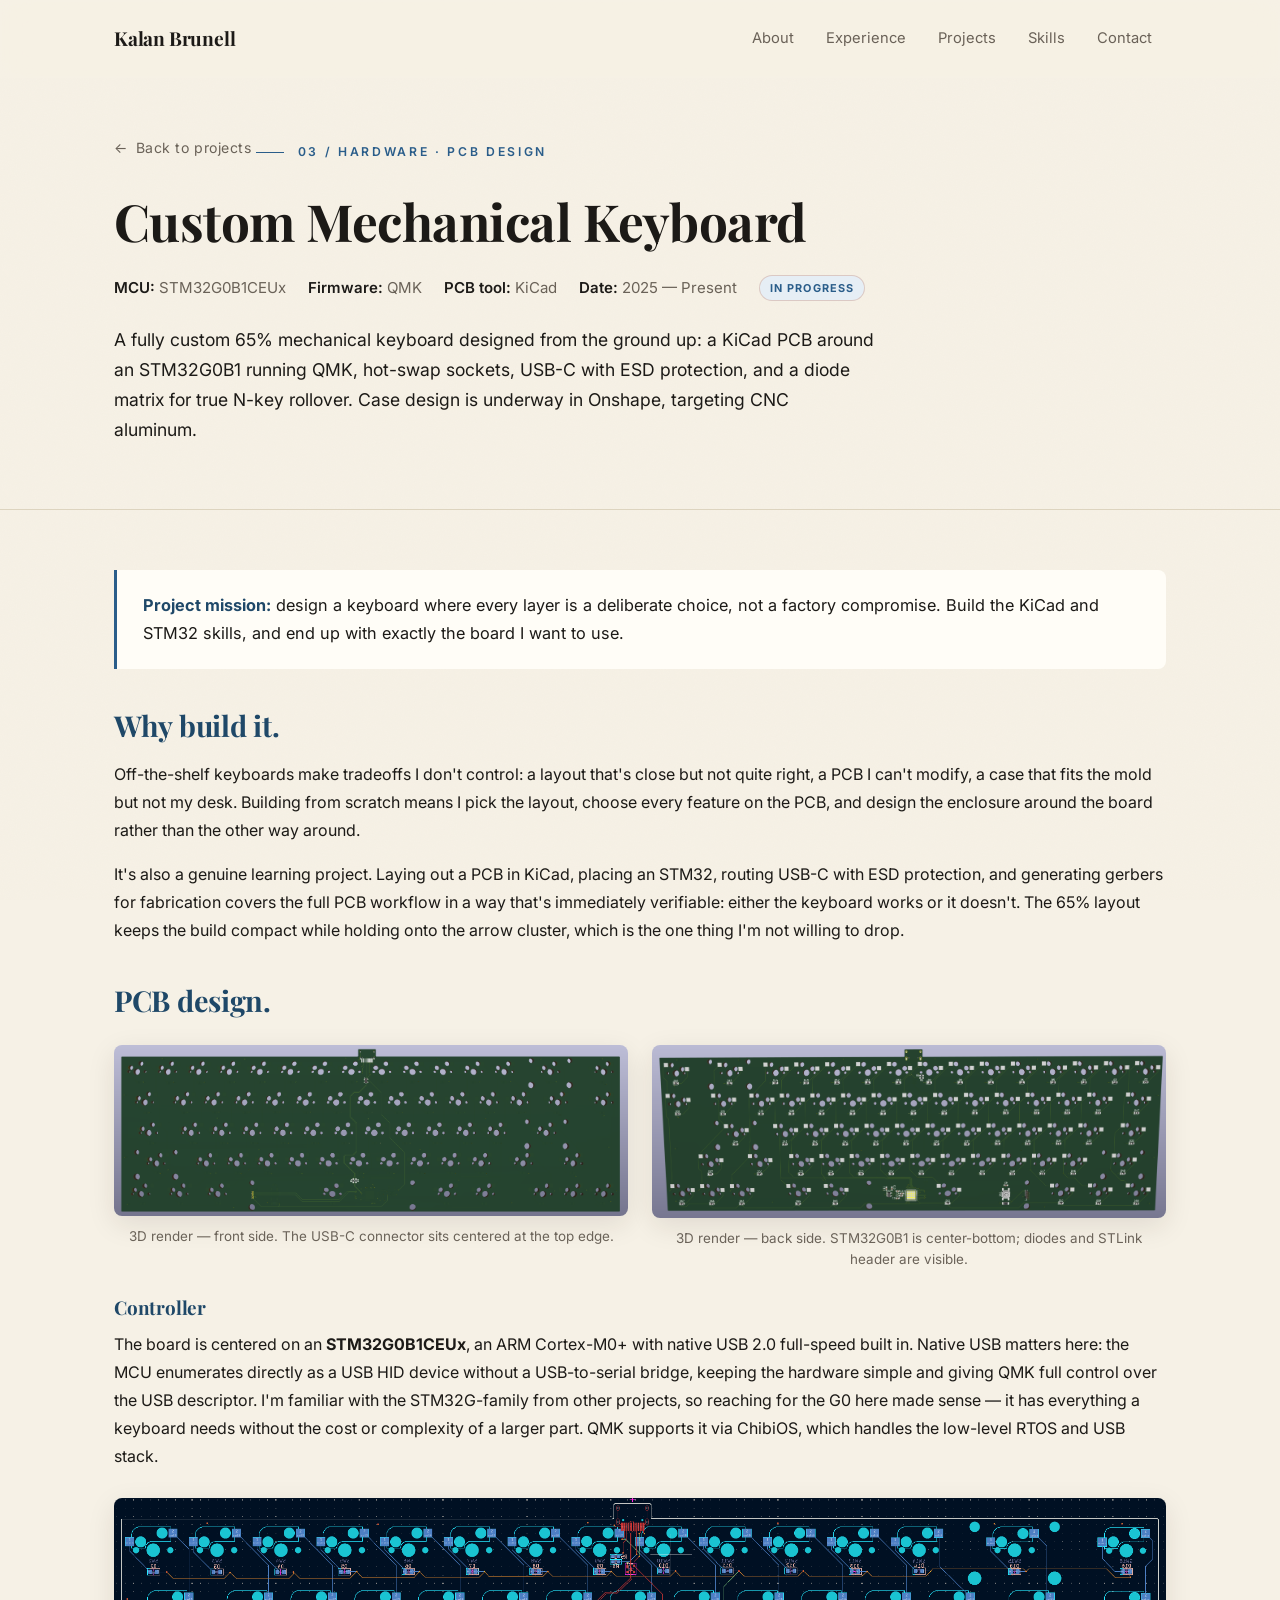
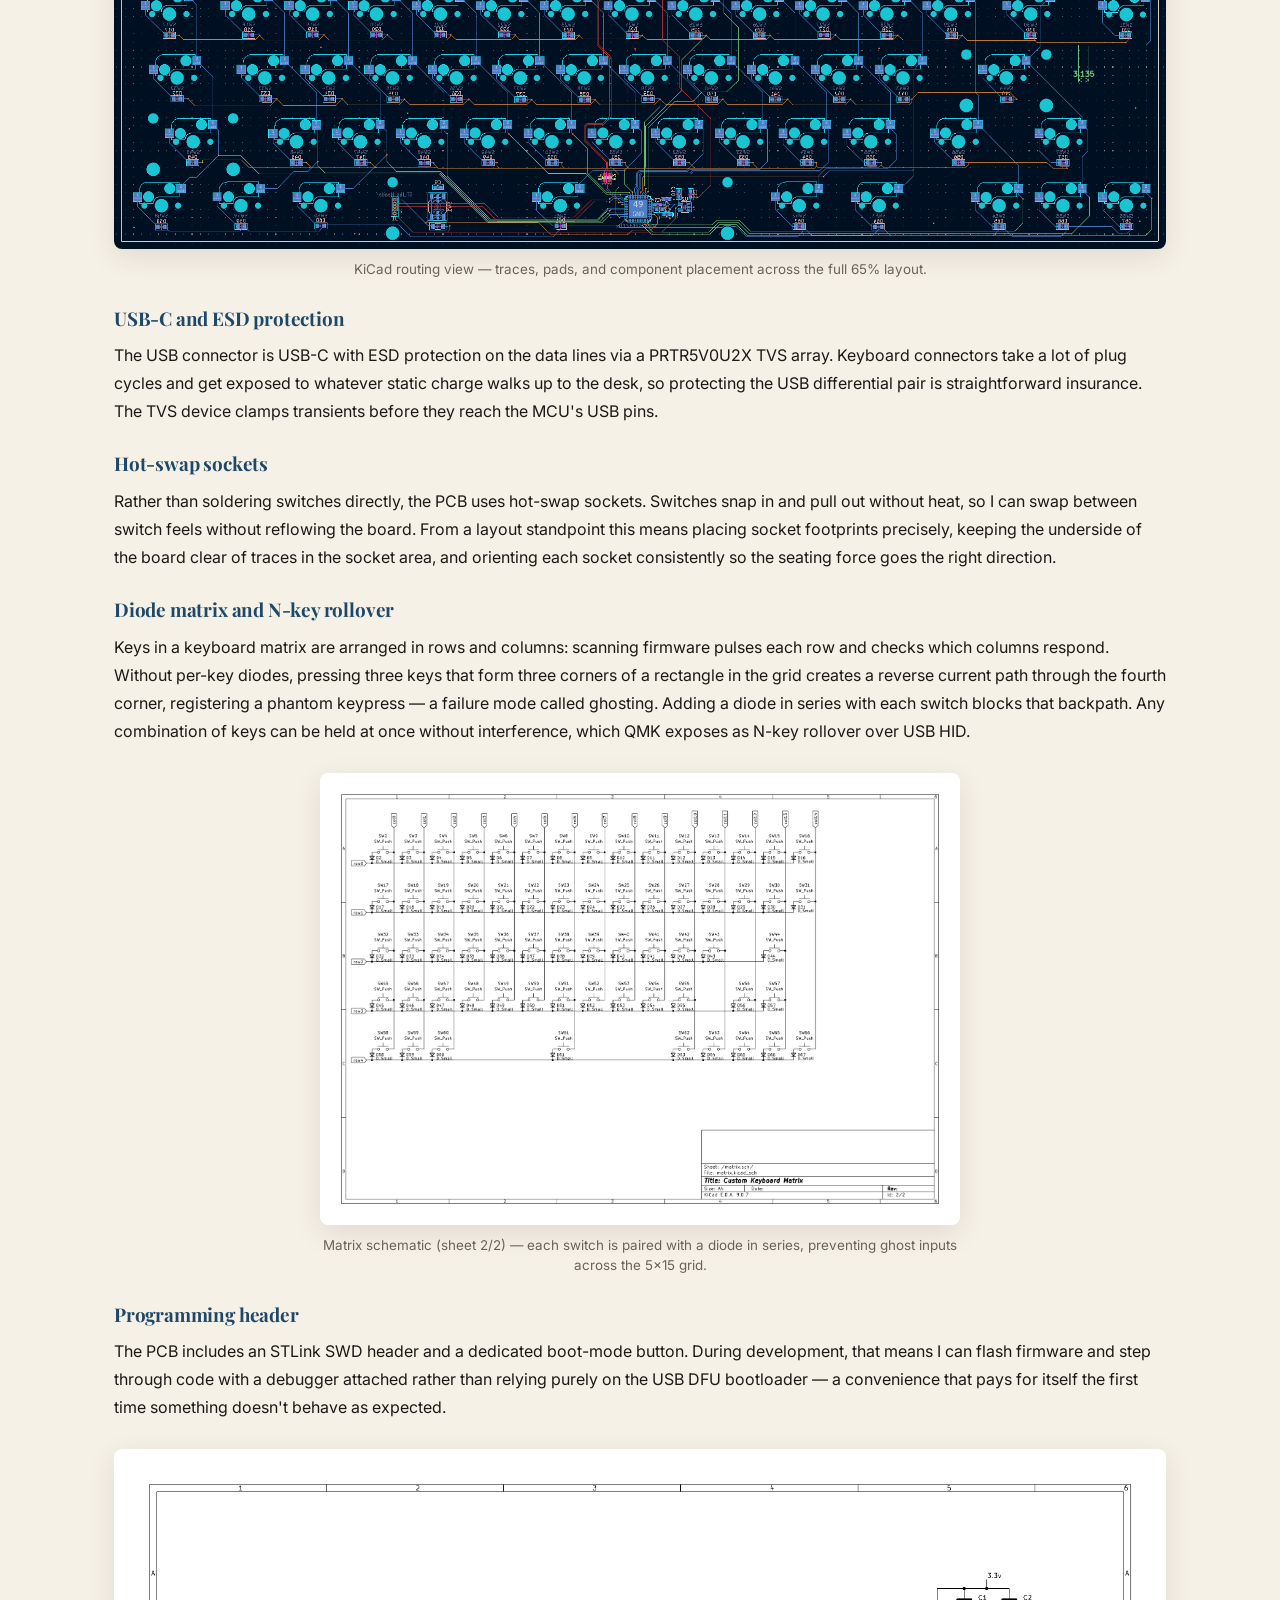
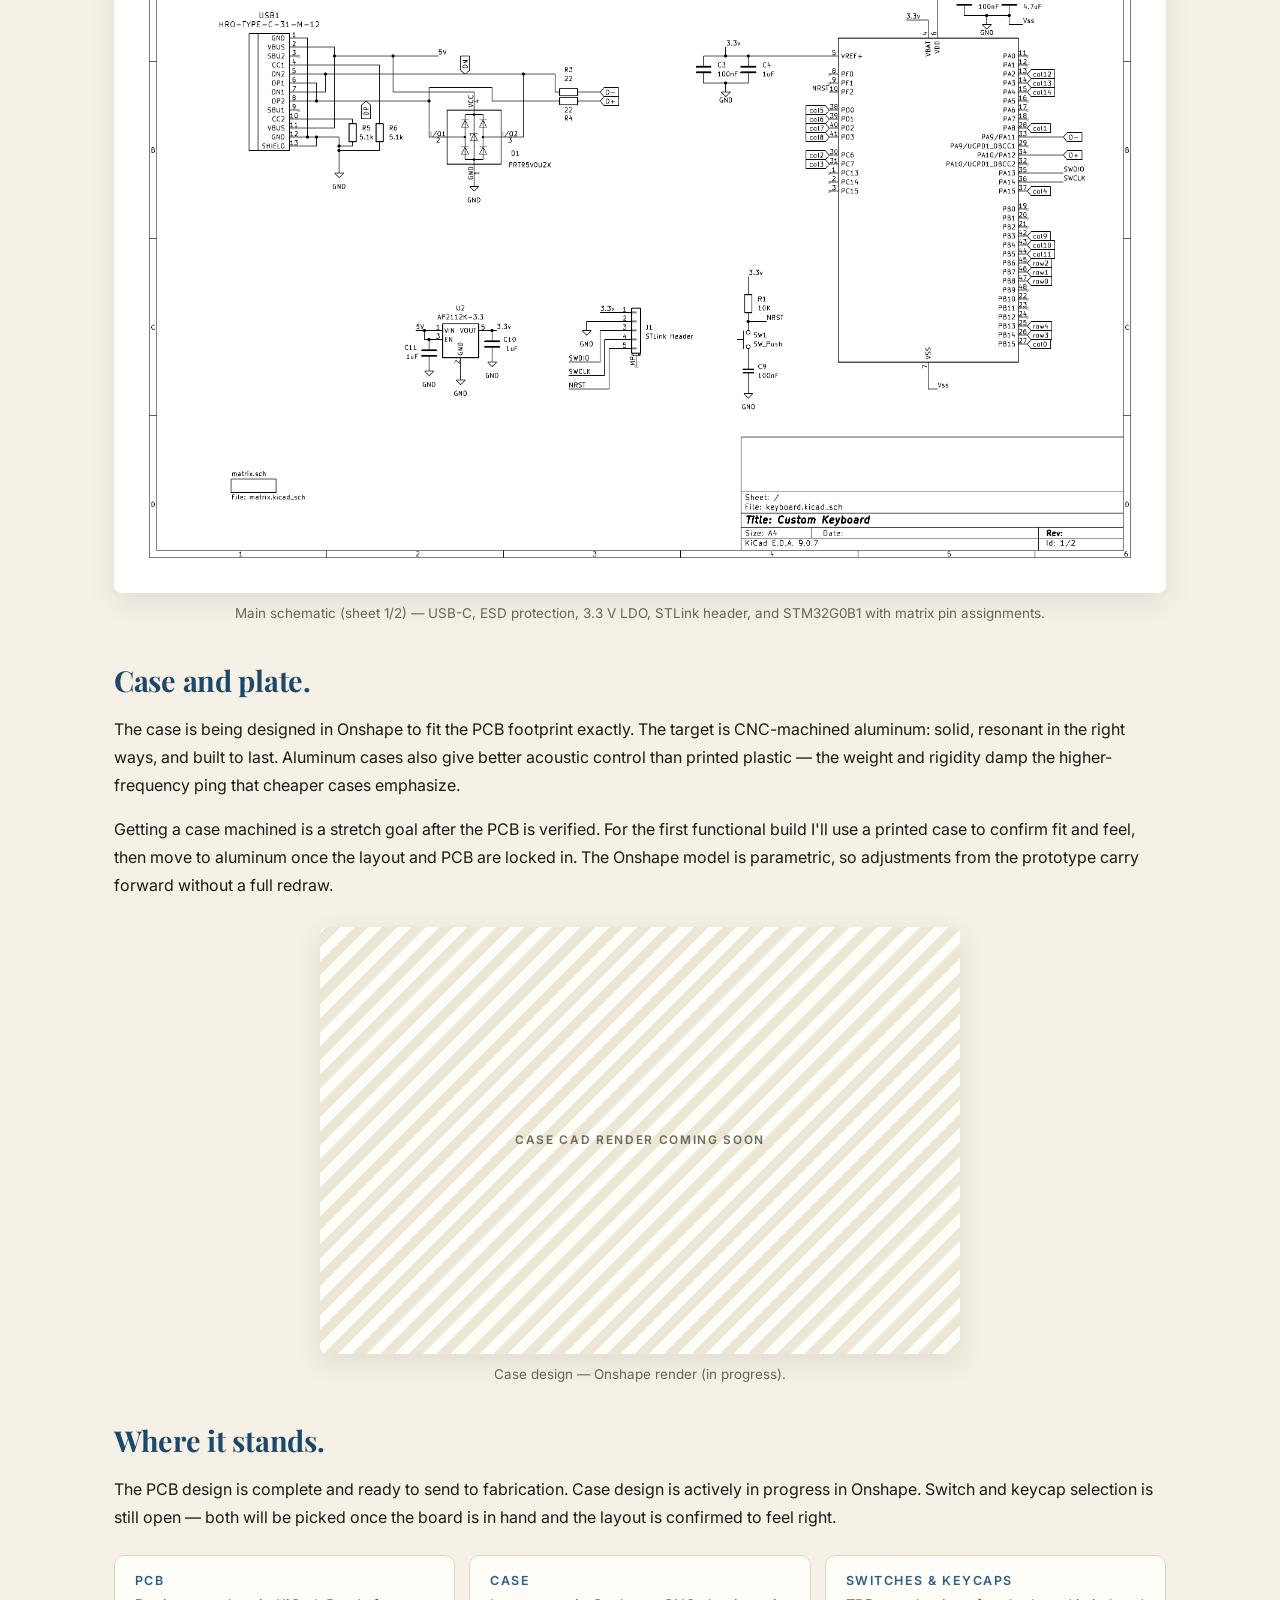
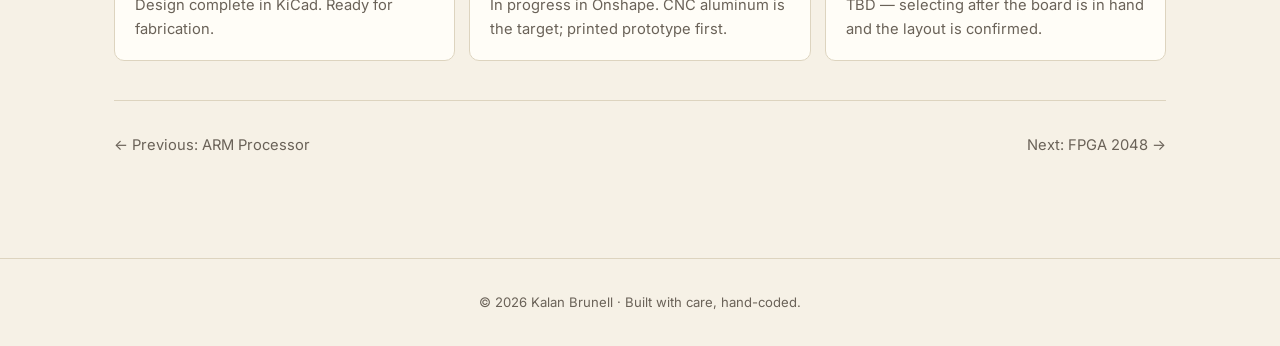
<file: projects/keyboard.html>
<!DOCTYPE html>
<html lang="en">
<head>
<meta charset="utf-8" />
<meta name="viewport" content="width=device-width, initial-scale=1" />
<title>Custom Mechanical Keyboard — Kalan Brunell</title>
<meta name="description" content="A fully custom 65% mechanical keyboard: STM32G0B1 PCB designed in KiCad with USB-C, hot-swap sockets, ESD protection, and a diode matrix for N-key rollover, running QMK." />
<link rel="canonical" href="https://kalanbrunell.site/projects/keyboard.html" />
<meta name="theme-color" content="#1f4868" />
<link rel="icon" href="../assets/favicon.svg" type="image/svg+xml" />
<meta property="og:title" content="Custom Mechanical Keyboard — Kalan Brunell" />
<meta property="og:description" content="A fully custom 65% mechanical keyboard: STM32G0B1 PCB designed in KiCad with USB-C, hot-swap sockets, and N-key rollover via QMK." />
<meta property="og:type" content="article" />
<meta property="og:url" content="https://kalanbrunell.site/projects/keyboard.html" />
<meta property="og:image" content="https://kalanbrunell.site/images/projects/keyboard/3dfront.png" />
<!-- Google tag (gtag.js) -->
<script async src="https://www.googletagmanager.com/gtag/js?id=G-B1149WE8N1"></script>
<script>
  window.dataLayer = window.dataLayer || [];
  function gtag(){ dataLayer.push(arguments); }
  gtag('js', new Date());
  gtag('config', 'G-B1149WE8N1');
</script>
<link rel="preconnect" href="https://fonts.googleapis.com" />
<link rel="preconnect" href="https://fonts.gstatic.com" crossorigin />
<link href="https://fonts.googleapis.com/css2?family=Playfair+Display:wght@600;700;800&family=Inter:wght@400;500;600&display=swap" rel="stylesheet" />
<link rel="stylesheet" href="../assets/css/site.css" />
</head>
<body>

<a class="skip-link" href="#content">Skip to content</a>

<nav class="nav" aria-label="Primary">
  <div class="nav__inner">
    <a class="nav__brand" href="../index.html#top">Kalan Brunell</a>
    <div class="nav__links">
      <a href="../index.html#about">About</a>
      <a href="../index.html#experience">Experience</a>
      <a href="../index.html#projects">Projects</a>
      <a href="../index.html#skills">Skills</a>
      <a href="../index.html#contact">Contact</a>
    </div>
  </div>
</nav>

<header class="detail-hero">
  <div class="container">
    <a class="detail-back" href="../index.html#projects">Back to projects</a>
    <p class="detail-eyebrow">03 / Hardware · PCB Design</p>
    <h1 class="detail-title">Custom Mechanical Keyboard</h1>
    <div class="detail-meta">
      <span><strong>MCU:</strong> STM32G0B1CEUx</span>
      <span><strong>Firmware:</strong> QMK</span>
      <span><strong>PCB tool:</strong> KiCad</span>
      <span><strong>Date:</strong> 2025 — Present</span>
      <span class="proj-status">In Progress</span>
    </div>
    <p class="detail-summary">
      A fully custom 65% mechanical keyboard designed from the ground up: a KiCad PCB around an STM32G0B1
      running QMK, hot-swap sockets, USB-C with ESD protection, and a diode matrix for true N-key rollover.
      Case design is underway in Onshape, targeting CNC aluminum.
    </p>
  </div>
</header>

<main id="content" class="detail-body" tabindex="-1">
  <div class="container">

    <div class="detail-callout reveal">
      <p><strong>Project mission:</strong> design a keyboard where every layer is a deliberate choice, not
      a factory compromise. Build the KiCad and STM32 skills, and end up with exactly the board I want
      to use.</p>
    </div>

    <section class="detail-section reveal">
      <h2>Why build it.</h2>
      <p>
        Off-the-shelf keyboards make tradeoffs I don't control: a layout that's close but not quite right,
        a PCB I can't modify, a case that fits the mold but not my desk. Building from scratch means I pick
        the layout, choose every feature on the PCB, and design the enclosure around the board rather than
        the other way around.
      </p>
      <p>
        It's also a genuine learning project. Laying out a PCB in KiCad, placing an STM32, routing USB-C with
        ESD protection, and generating gerbers for fabrication covers the full PCB workflow in a way that's
        immediately verifiable: either the keyboard works or it doesn't. The 65% layout keeps the build
        compact while holding onto the arrow cluster, which is the one thing I'm not willing to drop.
      </p>
    </section>

    <section class="detail-section reveal">
      <h2>PCB design.</h2>

      <div class="detail-grid-2">
        <figure class="detail-figure">
          <img src="../images/projects/keyboard/3dfront.png" alt="KiCad 3D render of the keyboard PCB — front side showing switch and hot-swap socket holes" loading="lazy" />
          <figcaption>3D render — front side. The USB-C connector sits centered at the top edge.</figcaption>
        </figure>
        <figure class="detail-figure">
          <img src="../images/projects/keyboard/3dback.png" alt="KiCad 3D render of the keyboard PCB — back side showing STM32G0B1 MCU, diodes, and programming header" loading="lazy" />
          <figcaption>3D render — back side. STM32G0B1 is center-bottom; diodes and STLink header are visible.</figcaption>
        </figure>
      </div>

      <h3>Controller</h3>
      <p>
        The board is centered on an <strong>STM32G0B1CEUx</strong>, an ARM Cortex-M0+ with native USB
        2.0 full-speed built in. Native USB matters here: the MCU enumerates directly as a USB HID device
        without a USB-to-serial bridge, keeping the hardware simple and giving QMK full control over the
        USB descriptor. I'm familiar with the STM32G-family from other projects, so reaching for the G0
        here made sense — it has everything a keyboard needs without the cost or complexity of a larger part.
        QMK supports it via ChibiOS, which handles the low-level RTOS and USB stack.
      </p>

      <figure class="detail-figure">
        <img src="../images/projects/keyboard/board-layout.png" alt="KiCad PCB routing view showing the complete 65% key layout with traces and component placement" loading="lazy" />
        <figcaption>KiCad routing view — traces, pads, and component placement across the full 65% layout.</figcaption>
      </figure>

      <h3>USB-C and ESD protection</h3>
      <p>
        The USB connector is USB-C with ESD protection on the data lines via a PRTR5V0U2X TVS array.
        Keyboard connectors take a lot of plug cycles and get exposed to whatever static charge walks up
        to the desk, so protecting the USB differential pair is straightforward insurance. The TVS device
        clamps transients before they reach the MCU's USB pins.
      </p>

      <h3>Hot-swap sockets</h3>
      <p>
        Rather than soldering switches directly, the PCB uses hot-swap sockets. Switches snap in and pull
        out without heat, so I can swap between switch feels without reflowing the board. From a layout
        standpoint this means placing socket footprints precisely, keeping the underside of the board clear
        of traces in the socket area, and orienting each socket consistently so the seating force goes the
        right direction.
      </p>

      <h3>Diode matrix and N-key rollover</h3>
      <p>
        Keys in a keyboard matrix are arranged in rows and columns: scanning firmware pulses each row and
        checks which columns respond. Without per-key diodes, pressing three keys that form three corners
        of a rectangle in the grid creates a reverse current path through the fourth corner, registering a
        phantom keypress — a failure mode called ghosting. Adding a diode in series with each switch blocks
        that backpath. Any combination of keys can be held at once without interference, which QMK exposes
        as N-key rollover over USB HID.
      </p>

      <figure class="detail-figure detail-figure--narrow">
        <img src="../images/projects/keyboard/matrix-schematic.png" alt="Key matrix schematic showing each switch paired with a series diode across 5 rows and 15 columns" loading="lazy" />
        <figcaption>Matrix schematic (sheet 2/2) — each switch is paired with a diode in series, preventing ghost inputs across the 5&times;15 grid.</figcaption>
      </figure>

      <h3>Programming header</h3>
      <p>
        The PCB includes an STLink SWD header and a dedicated boot-mode button. During development, that
        means I can flash firmware and step through code with a debugger attached rather than relying purely
        on the USB DFU bootloader — a convenience that pays for itself the first time something doesn't
        behave as expected.
      </p>

      <figure class="detail-figure">
        <img src="../images/projects/keyboard/schematic.png" alt="Keyboard schematic showing USB-C connector, PRTR5V0U2X ESD protection, AP2112K-3.3 LDO, STLink header, and STM32G0B1 MCU" loading="lazy" />
        <figcaption>Main schematic (sheet 1/2) — USB-C, ESD protection, 3.3 V LDO, STLink header, and STM32G0B1 with matrix pin assignments.</figcaption>
      </figure>
    </section>

    <section class="detail-section reveal">
      <h2>Case and plate.</h2>
      <p>
        The case is being designed in Onshape to fit the PCB footprint exactly. The target is CNC-machined
        aluminum: solid, resonant in the right ways, and built to last. Aluminum cases also give better
        acoustic control than printed plastic — the weight and rigidity damp the higher-frequency ping that
        cheaper cases emphasize.
      </p>
      <p>
        Getting a case machined is a stretch goal after the PCB is verified. For the first functional build
        I'll use a printed case to confirm fit and feel, then move to aluminum once the layout and PCB are
        locked in. The Onshape model is parametric, so adjustments from the prototype carry forward without
        a full redraw.
      </p>

      <figure class="detail-figure detail-figure--narrow">
        <div class="detail-figure__placeholder">Case CAD render coming soon</div>
        <figcaption>Case design — Onshape render (in progress).</figcaption>
      </figure>
    </section>

    <section class="detail-section reveal">
      <h2>Where it stands.</h2>
      <p>
        The PCB design is complete and ready to send to fabrication. Case design is actively in progress
        in Onshape. Switch and keycap selection is still open — both will be picked once the board is
        in hand and the layout is confirmed to feel right.
      </p>

      <div class="detail-pillrow">
        <div class="detail-pill">
          <h4>PCB</h4>
          <p>Design complete in KiCad. Ready for fabrication.</p>
        </div>
        <div class="detail-pill">
          <h4>Case</h4>
          <p>In progress in Onshape. CNC aluminum is the target; printed prototype first.</p>
        </div>
        <div class="detail-pill">
          <h4>Switches &amp; Keycaps</h4>
          <p>TBD — selecting after the board is in hand and the layout is confirmed.</p>
        </div>
      </div>
    </section>

    <div class="detail-footer-nav">
      <a href="arm-processor.html">← Previous: ARM Processor</a>
      <a href="fpga-2048.html">Next: FPGA 2048 →</a>
    </div>

  </div>
</main>

<footer class="site-footer">
  © <span id="year"></span> Kalan Brunell · Built with care, hand-coded.
</footer>
<script>document.getElementById('year').textContent = new Date().getFullYear();</script>
<script src="../assets/js/site.js"></script>
</body>
</html>
</file>
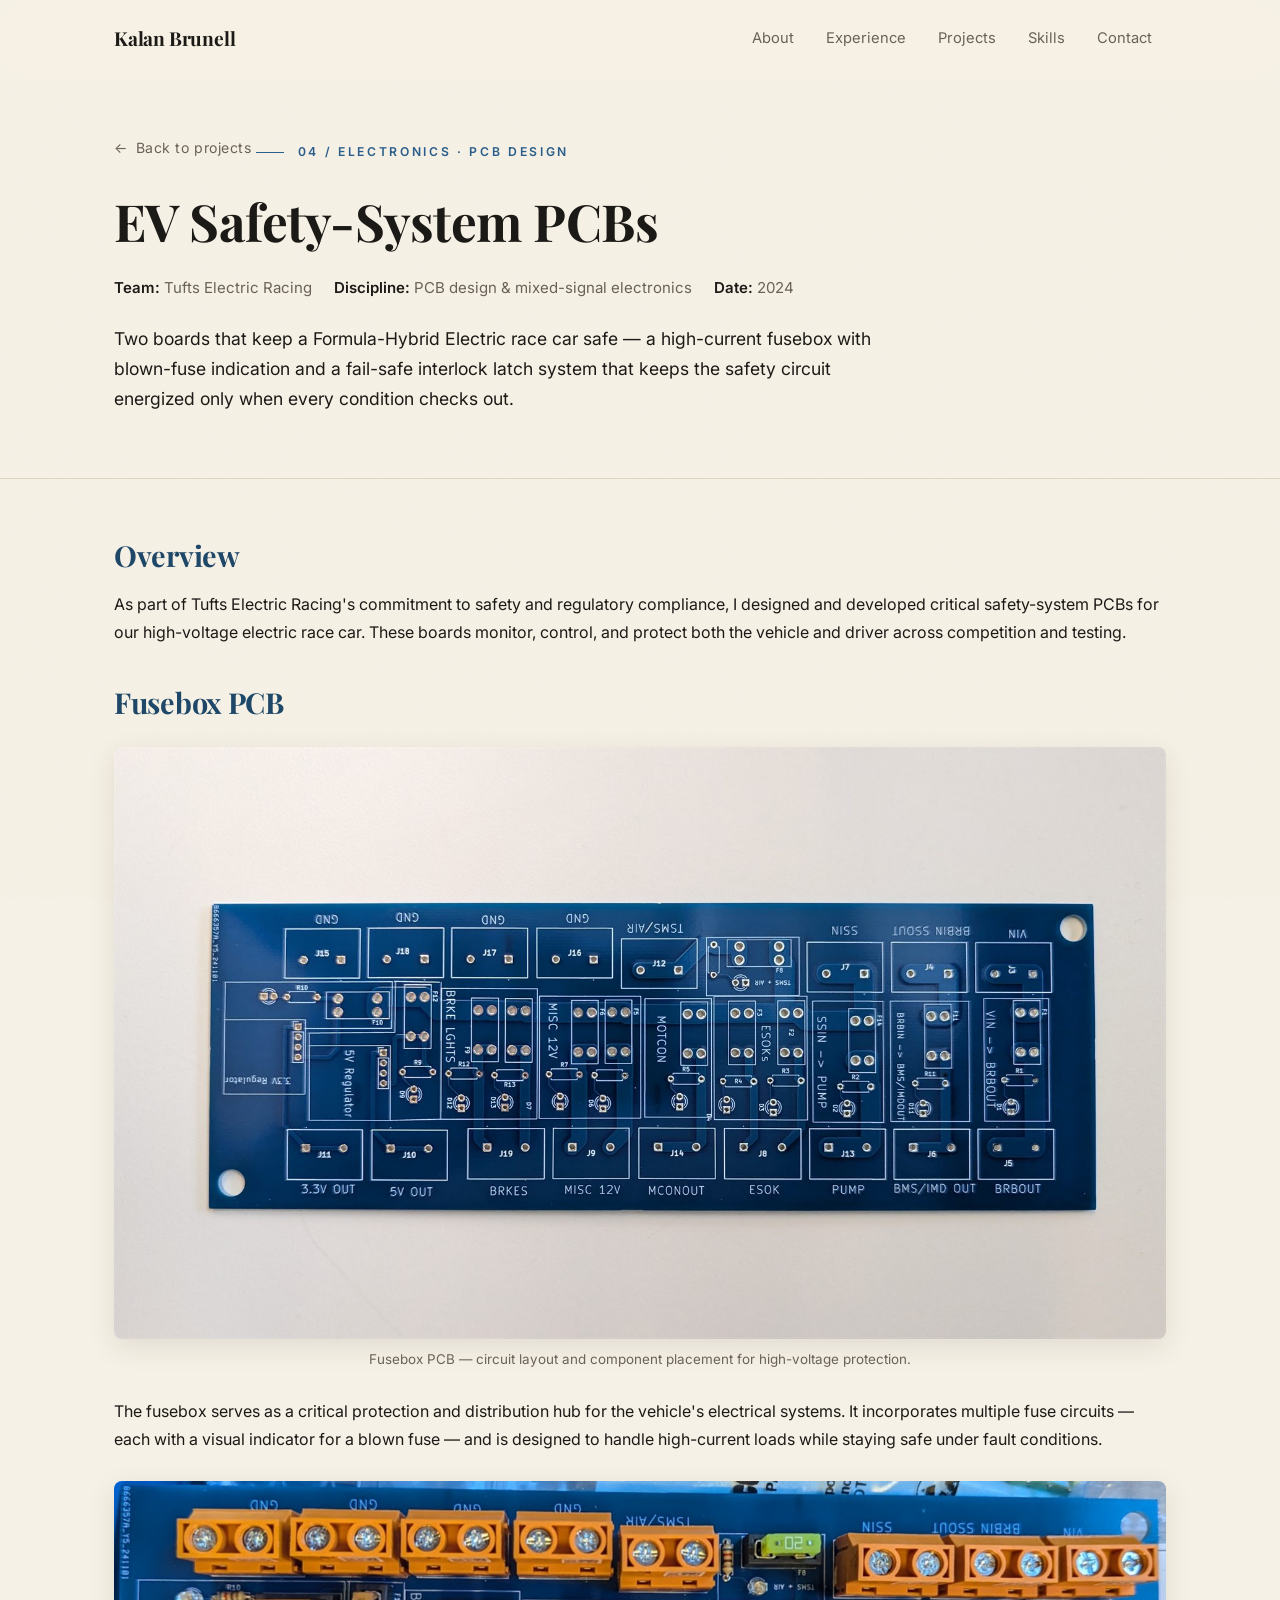
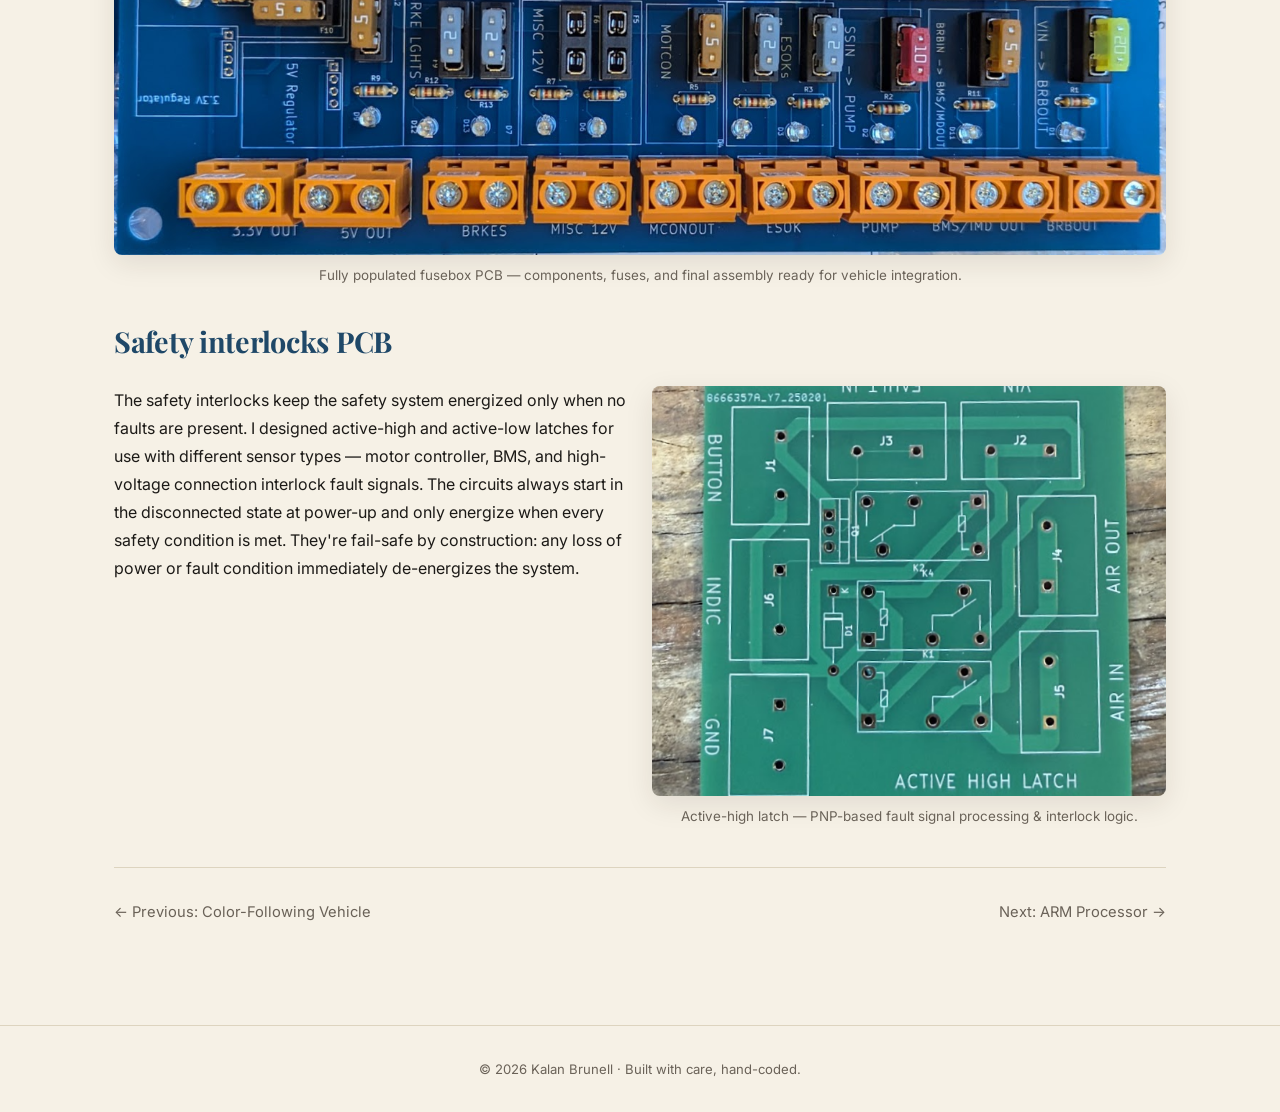
<file: projects/safety-pcbs.html>
<!DOCTYPE html>
<html lang="en">
<head>
<meta charset="utf-8" />
<meta name="viewport" content="width=device-width, initial-scale=1" />
<title>EV Safety-System PCBs — Kalan Brunell</title>
<meta name="description" content="Fusebox and active-high / active-low latch boards for Tufts Electric Racing — fail-safe interlocks, fault detection, and high-current protection." />
<link rel="canonical" href="https://kalanbrunell.site/projects/safety-pcbs.html" />
<meta name="theme-color" content="#1f4868" />
<link rel="icon" href="../assets/favicon.svg" type="image/svg+xml" />
<meta property="og:title" content="EV Safety-System PCBs — Kalan Brunell" />
<meta property="og:description" content="Fusebox and active-high / active-low latch boards for Tufts Electric Racing — fail-safe interlocks, fault detection, and high-current protection." />
<meta property="og:type" content="article" />
<meta property="og:url" content="https://kalanbrunell.site/projects/safety-pcbs.html" />
<meta property="og:image" content="https://kalanbrunell.site/images/projects/safety-pcbs/fuseboxPCBpopulated.jpg" />
<!-- Google tag (gtag.js) -->
<script async src="https://www.googletagmanager.com/gtag/js?id=G-B1149WE8N1"></script>
<script>
  window.dataLayer = window.dataLayer || [];
  function gtag(){ dataLayer.push(arguments); }
  gtag('js', new Date());
  gtag('config', 'G-B1149WE8N1');
</script>
<link rel="preconnect" href="https://fonts.googleapis.com" />
<link rel="preconnect" href="https://fonts.gstatic.com" crossorigin />
<link href="https://fonts.googleapis.com/css2?family=Playfair+Display:wght@600;700;800&family=Inter:wght@400;500;600&display=swap" rel="stylesheet" />
<link rel="stylesheet" href="../assets/css/site.css" />
</head>
<body>

<a class="skip-link" href="#content">Skip to content</a>

<nav class="nav" aria-label="Primary">
  <div class="nav__inner">
    <a class="nav__brand" href="../index.html#top">Kalan Brunell</a>
    <div class="nav__links">
      <a href="../index.html#about">About</a>
      <a href="../index.html#experience">Experience</a>
      <a href="../index.html#projects">Projects</a>
      <a href="../index.html#skills">Skills</a>
      <a href="../index.html#contact">Contact</a>
    </div>
  </div>
</nav>

<header class="detail-hero">
  <div class="container">
    <a class="detail-back" href="../index.html#projects">Back to projects</a>
    <p class="detail-eyebrow">04 / Electronics · PCB Design</p>
    <h1 class="detail-title">EV Safety-System PCBs</h1>
    <div class="detail-meta">
      <span><strong>Team:</strong> Tufts Electric Racing</span>
      <span><strong>Discipline:</strong> PCB design &amp; mixed-signal electronics</span>
      <span><strong>Date:</strong> 2024</span>
    </div>
    <p class="detail-summary">
      Two boards that keep a Formula-Hybrid Electric race car safe — a high-current fusebox with blown-fuse indication
      and a fail-safe interlock latch system that keeps the safety circuit energized only when every condition checks out.
    </p>
  </div>
</header>

<main id="content" class="detail-body" tabindex="-1">
  <div class="container">

    <section class="detail-section reveal">
      <h2>Overview</h2>
      <p>
        As part of Tufts Electric Racing's commitment to safety and regulatory compliance, I designed and developed
        critical safety-system PCBs for our high-voltage electric race car. These boards monitor, control, and protect
        both the vehicle and driver across competition and testing.
      </p>
    </section>

    <section class="detail-section reveal">
      <h2>Fusebox PCB</h2>

      <figure class="detail-figure">
        <img src="../images/projects/safety-pcbs/fuseboxPCB.jpg" alt="Fusebox PCB design" />
        <figcaption>Fusebox PCB — circuit layout and component placement for high-voltage protection.</figcaption>
      </figure>

      <p>
        The fusebox serves as a critical protection and distribution hub for the vehicle's electrical systems.
        It incorporates multiple fuse circuits — each with a visual indicator for a blown fuse — and is designed to
        handle high-current loads while staying safe under fault conditions.
      </p>

      <figure class="detail-figure">
        <img src="../images/projects/safety-pcbs/fuseboxPCBpopulated.jpg" alt="Fully populated fusebox PCB" />
        <figcaption>Fully populated fusebox PCB — components, fuses, and final assembly ready for vehicle integration.</figcaption>
      </figure>
    </section>

    <section class="detail-section reveal">
      <h2>Safety interlocks PCB</h2>

      <div class="detail-grid-2">
        <p>
          The safety interlocks keep the safety system energized only when no faults are present. I designed
          active-high and active-low latches for use with different sensor types — motor controller, BMS, and
          high-voltage connection interlock fault signals. The circuits always start in the disconnected state at
          power-up and only energize when every safety condition is met. They're fail-safe by construction: any
          loss of power or fault condition immediately de-energizes the system.
        </p>
        <figure class="detail-figure">
          <img src="../images/projects/safety-pcbs/activeHighLatch.png" alt="Active-high latch circuit design" />
          <figcaption>Active-high latch — PNP-based fault signal processing &amp; interlock logic.</figcaption>
        </figure>
      </div>
    </section>

    <div class="detail-footer-nav">
      <a href="color-following.html">← Previous: Color-Following Vehicle</a>
      <a href="arm-processor.html">Next: ARM Processor →</a>
    </div>

  </div>
</main>

<footer class="site-footer">
  © <span id="year"></span> Kalan Brunell · Built with care, hand-coded.
</footer>
<script>document.getElementById('year').textContent = new Date().getFullYear();</script>
<script src="../assets/js/site.js"></script>
</body>
</html>
</file>
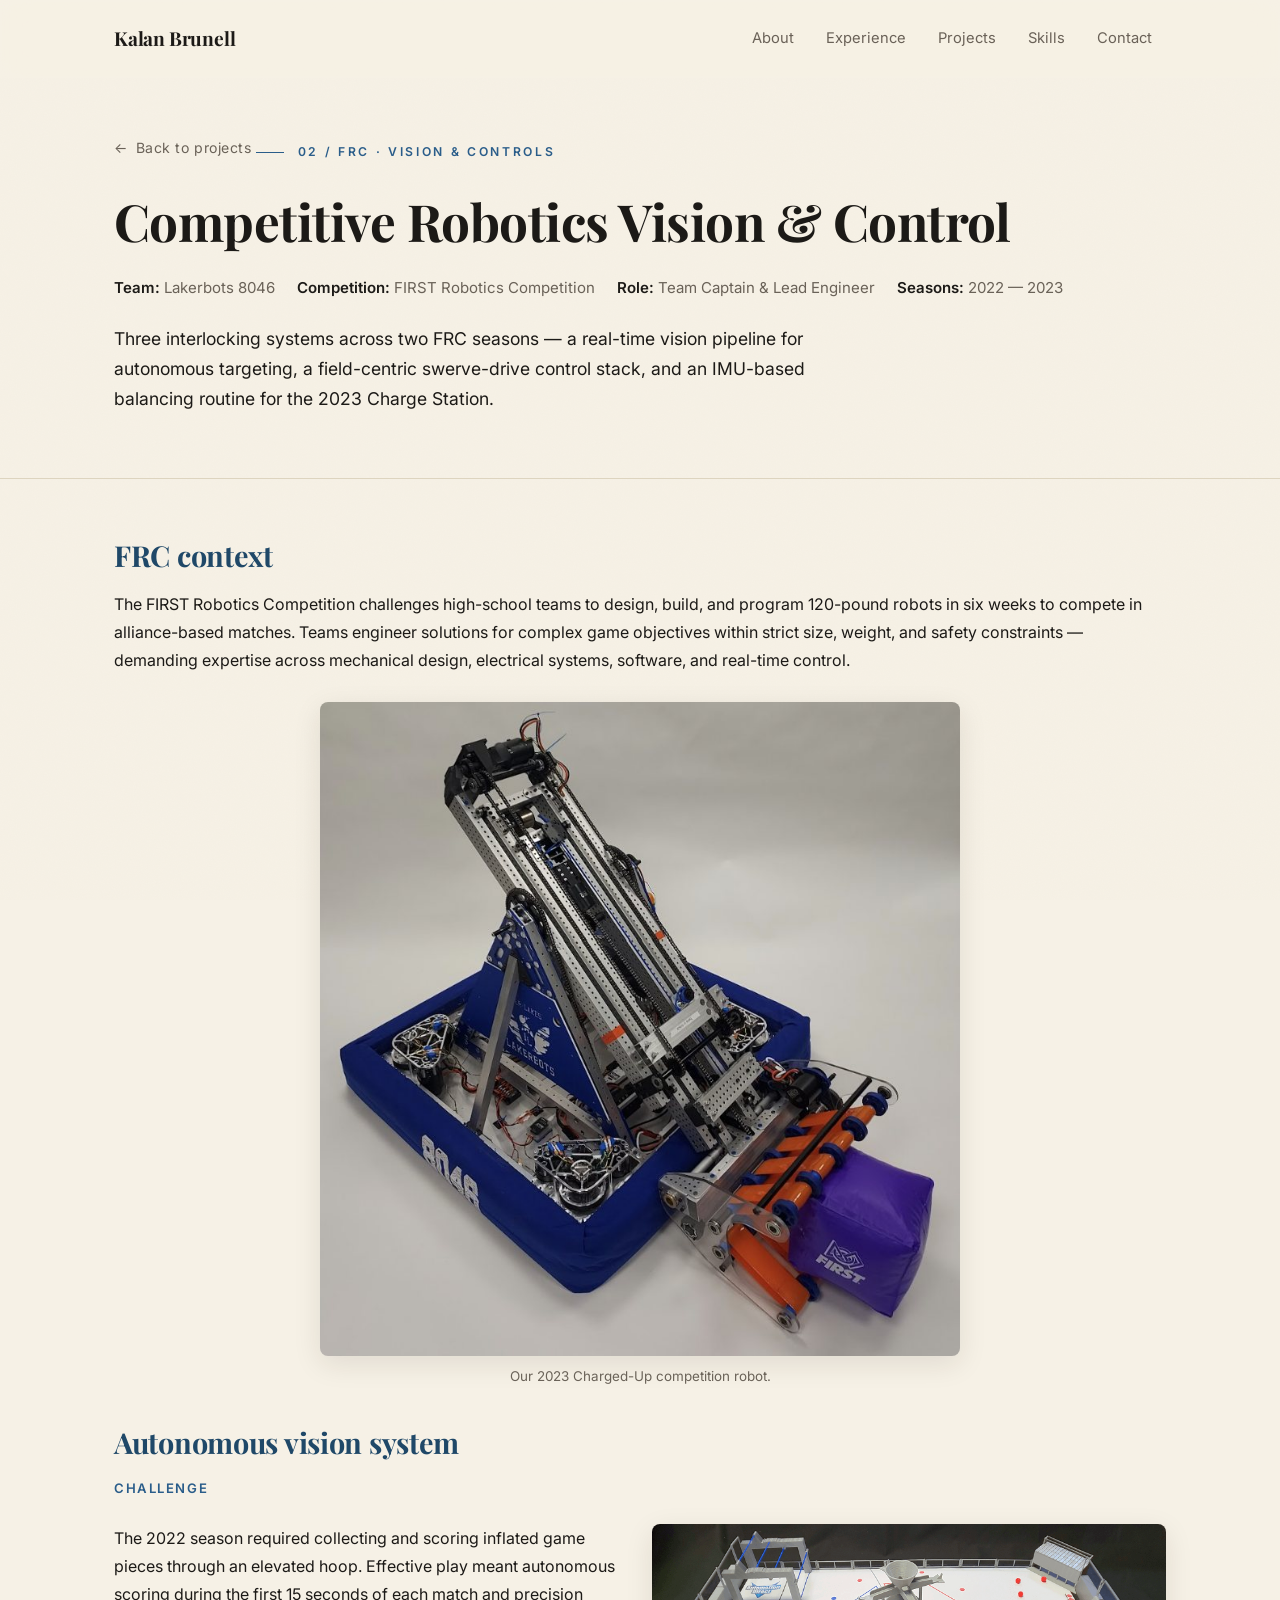
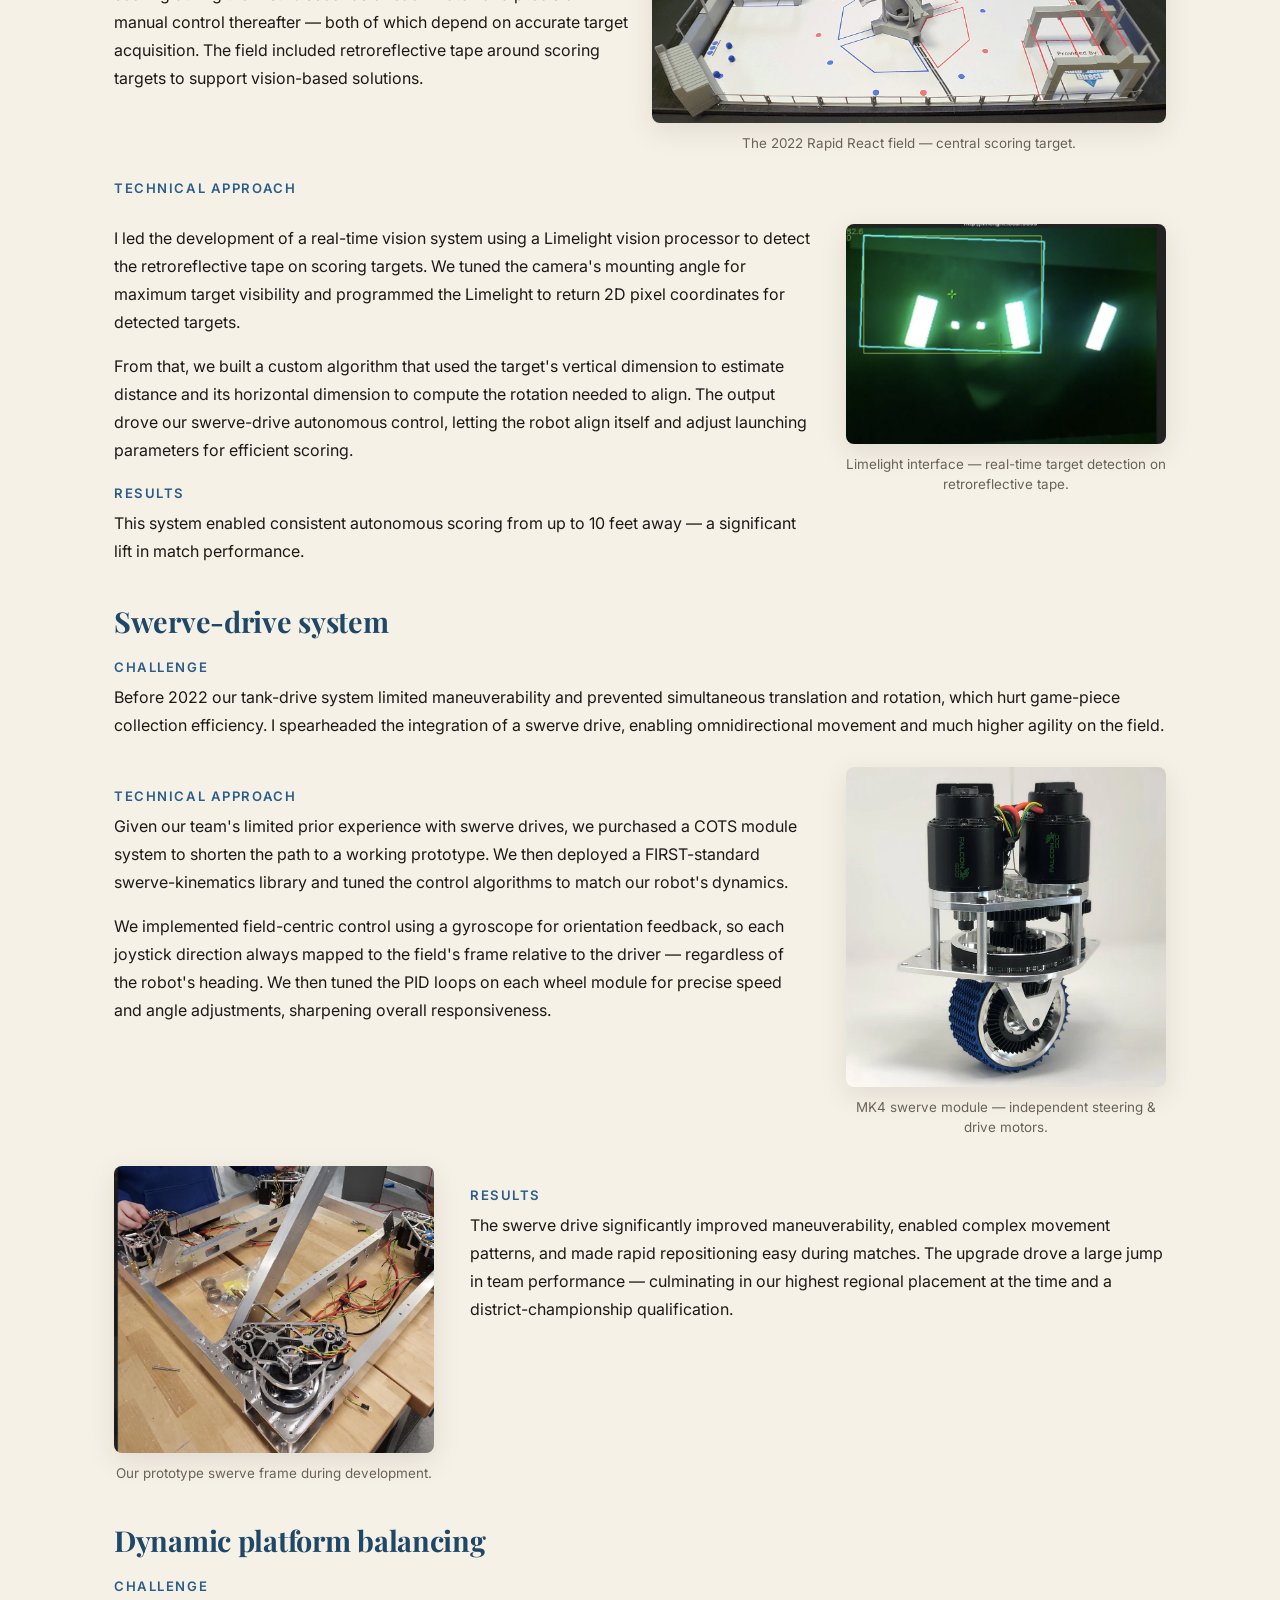
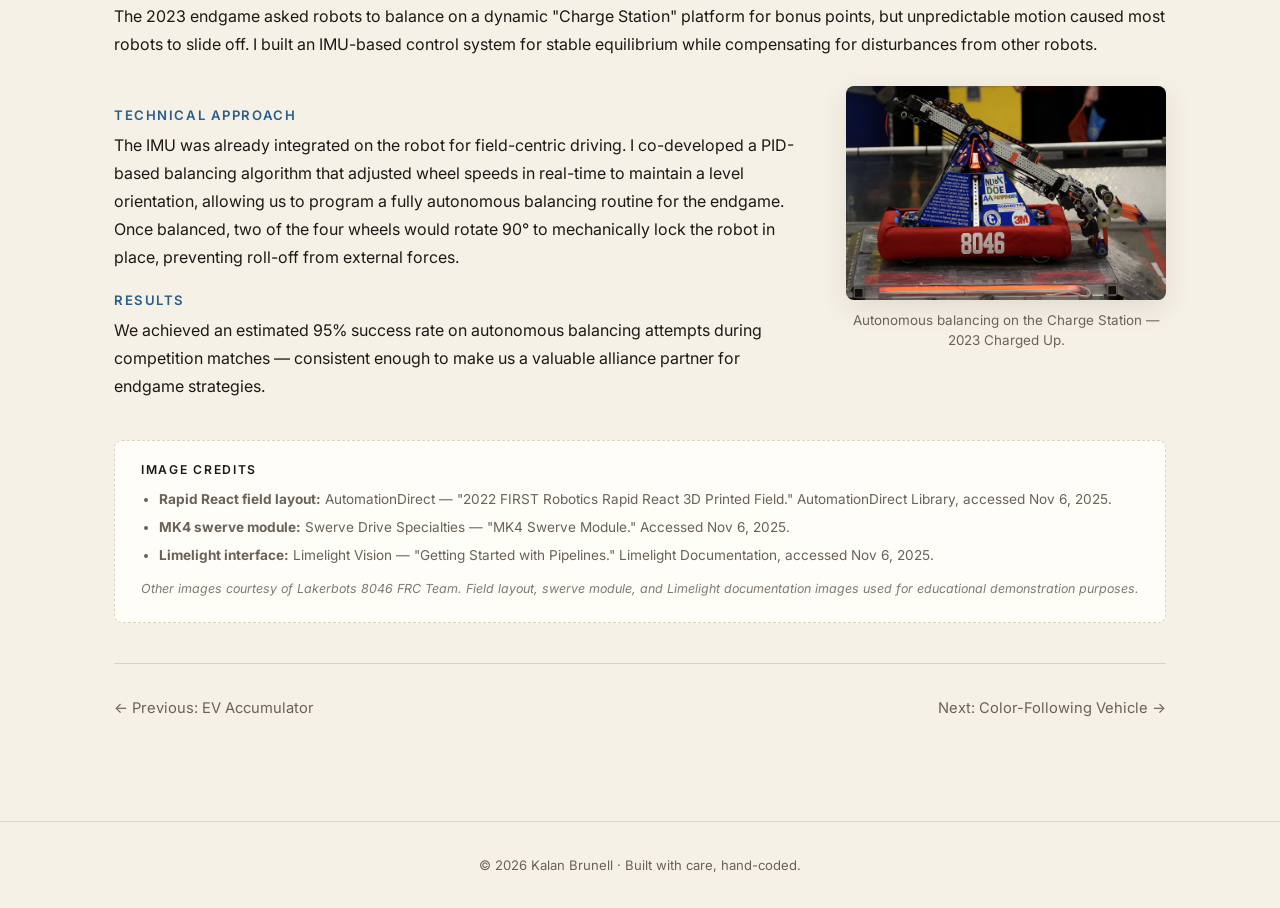
<file: projects/vision-system.html>
<!DOCTYPE html>
<html lang="en">
<head>
<meta charset="utf-8" />
<meta name="viewport" content="width=device-width, initial-scale=1" />
<title>Competitive Robotics Vision &amp; Control — Kalan Brunell</title>
<meta name="description" content="Real-time vision-guided targeting, swerve-drive control, and IMU-based platform balancing for FIRST Robotics — 2022 & 2023 seasons." />
<link rel="canonical" href="https://kalanbrunell.site/projects/vision-system.html" />
<meta name="theme-color" content="#1f4868" />
<link rel="icon" href="../assets/favicon.svg" type="image/svg+xml" />
<meta property="og:title" content="Competitive Robotics Vision &amp; Control — Kalan Brunell" />
<meta property="og:description" content="Real-time vision-guided targeting, swerve-drive control, and IMU-based platform balancing for FIRST Robotics — 2022 & 2023 seasons." />
<meta property="og:type" content="article" />
<meta property="og:url" content="https://kalanbrunell.site/projects/vision-system.html" />
<meta property="og:image" content="https://kalanbrunell.site/images/projects/vision-system/chargedUpRobot.jpg" />
<!-- Google tag (gtag.js) -->
<script async src="https://www.googletagmanager.com/gtag/js?id=G-B1149WE8N1"></script>
<script>
  window.dataLayer = window.dataLayer || [];
  function gtag(){ dataLayer.push(arguments); }
  gtag('js', new Date());
  gtag('config', 'G-B1149WE8N1');
</script>
<link rel="preconnect" href="https://fonts.googleapis.com" />
<link rel="preconnect" href="https://fonts.gstatic.com" crossorigin />
<link href="https://fonts.googleapis.com/css2?family=Playfair+Display:wght@600;700;800&family=Inter:wght@400;500;600&display=swap" rel="stylesheet" />
<link rel="stylesheet" href="../assets/css/site.css" />
</head>
<body>

<a class="skip-link" href="#content">Skip to content</a>

<nav class="nav" aria-label="Primary">
  <div class="nav__inner">
    <a class="nav__brand" href="../index.html#top">Kalan Brunell</a>
    <div class="nav__links">
      <a href="../index.html#about">About</a>
      <a href="../index.html#experience">Experience</a>
      <a href="../index.html#projects">Projects</a>
      <a href="../index.html#skills">Skills</a>
      <a href="../index.html#contact">Contact</a>
    </div>
  </div>
</nav>

<header class="detail-hero">
  <div class="container">
    <a class="detail-back" href="../index.html#projects">Back to projects</a>
    <p class="detail-eyebrow">02 / FRC · Vision &amp; Controls</p>
    <h1 class="detail-title">Competitive Robotics Vision &amp; Control</h1>
    <div class="detail-meta">
      <span><strong>Team:</strong> Lakerbots 8046</span>
      <span><strong>Competition:</strong> FIRST Robotics Competition</span>
      <span><strong>Role:</strong> Team Captain &amp; Lead Engineer</span>
      <span><strong>Seasons:</strong> 2022 — 2023</span>
    </div>
    <p class="detail-summary">
      Three interlocking systems across two FRC seasons — a real-time vision pipeline for autonomous targeting, a
      field-centric swerve-drive control stack, and an IMU-based balancing routine for the 2023 Charge Station.
    </p>
  </div>
</header>

<main id="content" class="detail-body" tabindex="-1">
  <div class="container">

    <section class="detail-section reveal">
      <h2>FRC context</h2>
      <p>
        The FIRST Robotics Competition challenges high-school teams to design, build, and program 120-pound robots
        in six weeks to compete in alliance-based matches. Teams engineer solutions for complex game objectives
        within strict size, weight, and safety constraints — demanding expertise across mechanical design, electrical
        systems, software, and real-time control.
      </p>

      <figure class="detail-figure detail-figure--narrow">
        <img src="../images/projects/vision-system/chargedUpRobot.jpg" alt="Lakerbots 8046 Charged-Up competition robot" />
        <figcaption>Our 2023 Charged-Up competition robot.</figcaption>
      </figure>
    </section>

    <section class="detail-section reveal">
      <h2>Autonomous vision system</h2>

      <h4>Challenge</h4>
      <div class="detail-grid-2">
        <p>
          The 2022 season required collecting and scoring inflated game pieces through an elevated hoop. Effective
          play meant autonomous scoring during the first 15 seconds of each match and precision manual control
          thereafter — both of which depend on accurate target acquisition. The field included retroreflective tape
          around scoring targets to support vision-based solutions.
        </p>
        <figure class="detail-figure">
          <img src="../images/projects/vision-system/rapidReactField.png" alt="2022 Rapid React field layout showing the central scoring target" />
          <figcaption>The 2022 Rapid React field — central scoring target.</figcaption>
        </figure>
      </div>

      <h4>Technical approach</h4>
      <div class="detail-grid-side">
        <div>
          <p>
            I led the development of a real-time vision system using a Limelight vision processor to detect the
            retroreflective tape on scoring targets. We tuned the camera's mounting angle for maximum target
            visibility and programmed the Limelight to return 2D pixel coordinates for detected targets.
          </p>
          <p>
            From that, we built a custom algorithm that used the target's vertical dimension to estimate distance
            and its horizontal dimension to compute the rotation needed to align. The output drove our swerve-drive
            autonomous control, letting the robot align itself and adjust launching parameters for efficient scoring.
          </p>
          <h4>Results</h4>
          <p>This system enabled consistent autonomous scoring from up to 10 feet away — a significant lift in match performance.</p>
        </div>
        <figure class="detail-figure">
          <img src="../images/projects/vision-system/limelightExample.png" alt="Limelight vision processor interface showing target detection" />
          <figcaption>Limelight interface — real-time target detection on retroreflective tape.</figcaption>
        </figure>
      </div>
    </section>

    <section class="detail-section reveal">
      <h2>Swerve-drive system</h2>
      <h4>Challenge</h4>
      <p>
        Before 2022 our tank-drive system limited maneuverability and prevented simultaneous translation and rotation,
        which hurt game-piece collection efficiency. I spearheaded the integration of a swerve drive, enabling
        omnidirectional movement and much higher agility on the field.
      </p>

      <div class="detail-grid-side">
        <div>
          <h4>Technical approach</h4>
          <p>
            Given our team's limited prior experience with swerve drives, we purchased a COTS module system to
            shorten the path to a working prototype. We then deployed a FIRST-standard swerve-kinematics library
            and tuned the control algorithms to match our robot's dynamics.
          </p>
          <p>
            We implemented field-centric control using a gyroscope for orientation feedback, so each joystick
            direction always mapped to the field's frame relative to the driver — regardless of the robot's heading.
            We then tuned the PID loops on each wheel module for precise speed and angle adjustments, sharpening
            overall responsiveness.
          </p>
        </div>
        <figure class="detail-figure">
          <img src="../images/projects/vision-system/swerveDriveExample.webp" alt="MK4 swerve drive module" />
          <figcaption>MK4 swerve module — independent steering &amp; drive motors.</figcaption>
        </figure>
      </div>

      <div class="detail-grid-side detail-grid-side--flip">
        <figure class="detail-figure">
          <img src="../images/projects/vision-system/swerveDrivePrototypeFrame.jpg" alt="Swerve drive prototype frame" />
          <figcaption>Our prototype swerve frame during development.</figcaption>
        </figure>
        <div>
          <h4>Results</h4>
          <p>
            The swerve drive significantly improved maneuverability, enabled complex movement patterns, and made
            rapid repositioning easy during matches. The upgrade drove a large jump in team performance — culminating
            in our highest regional placement at the time and a district-championship qualification.
          </p>
        </div>
      </div>
    </section>

    <section class="detail-section reveal">
      <h2>Dynamic platform balancing</h2>
      <h4>Challenge</h4>
      <p>
        The 2023 endgame asked robots to balance on a dynamic "Charge Station" platform for bonus points, but
        unpredictable motion caused most robots to slide off. I built an IMU-based control system for stable
        equilibrium while compensating for disturbances from other robots.
      </p>

      <div class="detail-grid-side">
        <div>
          <h4>Technical approach</h4>
          <p>
            The IMU was already integrated on the robot for field-centric driving. I co-developed a PID-based
            balancing algorithm that adjusted wheel speeds in real-time to maintain a level orientation, allowing
            us to program a fully autonomous balancing routine for the endgame. Once balanced, two of the four
            wheels would rotate 90° to mechanically lock the robot in place, preventing roll-off from external forces.
          </p>
          <h4>Results</h4>
          <p>
            We achieved an estimated 95% success rate on autonomous balancing attempts during competition matches —
            consistent enough to make us a valuable alliance partner for endgame strategies.
          </p>
        </div>
        <figure class="detail-figure">
          <img src="../images/projects/vision-system/chargedUpBalance.jpg" alt="Robot autonomously balancing on the Charge Station" />
          <figcaption>Autonomous balancing on the Charge Station — 2023 Charged Up.</figcaption>
        </figure>
      </div>
    </section>

    <div class="detail-credits">
      <h4>Image credits</h4>
      <ul>
        <li><strong>Rapid React field layout:</strong> AutomationDirect — "2022 FIRST Robotics Rapid React 3D Printed Field." AutomationDirect Library, accessed Nov 6, 2025.</li>
        <li><strong>MK4 swerve module:</strong> Swerve Drive Specialties — "MK4 Swerve Module." Accessed Nov 6, 2025.</li>
        <li><strong>Limelight interface:</strong> Limelight Vision — "Getting Started with Pipelines." Limelight Documentation, accessed Nov 6, 2025.</li>
      </ul>
      <p class="detail-credits__note">Other images courtesy of Lakerbots 8046 FRC Team. Field layout, swerve module, and Limelight documentation images used for educational demonstration purposes.</p>
    </div>

    <div class="detail-footer-nav">
      <a href="accumulator.html">← Previous: EV Accumulator</a>
      <a href="color-following.html">Next: Color-Following Vehicle →</a>
    </div>

  </div>
</main>

<footer class="site-footer">
  © <span id="year"></span> Kalan Brunell · Built with care, hand-coded.
</footer>
<script>document.getElementById('year').textContent = new Date().getFullYear();</script>
<script src="../assets/js/site.js"></script>
</body>
</html>
</file>
<file: assets/css/site.css>
/* ============================================
   Kalan Brunell — Engineering Portfolio
   Shared styles
   ============================================ */

:root {
  --bg: #f6f1e6;            /* warm cream */
  --bg-deep: #ede6d4;       /* deeper cream for section alt */
  --surface: #fffdf7;       /* off-white, slightly creamy */
  --text: #1c1a17;
  --muted: #6a6258;          /* warm gray */
  --muted-soft: #6f685c;     /* darkened to meet WCAG AA contrast on cream */
  --line: #ddd4bf;           /* warm beige line */
  --accent: #1f4868;         /* navy (primary) */
  --accent-hover: #133048;
  --accent-soft: #e8efe7;
  --warm: #2a5d8a;           /* brighter navy (secondary) */
  --warm-soft: #e6eef5;
  --max: 1100px;
  --radius: 12px;
  --ease: cubic-bezier(.22, .9, .32, 1);
}

* { box-sizing: border-box; }
html { scroll-behavior: smooth; }
:target { scroll-margin-top: 88px; }

body {
  margin: 0;
  background: var(--bg);
  color: var(--text);
  font: 16px/1.7 'Inter', system-ui, -apple-system, 'Segoe UI', Roboto, sans-serif;
  -webkit-font-smoothing: antialiased;
  text-rendering: optimizeLegibility;
  position: relative;
  overflow-x: hidden;
}

/* Subtle paper-grain overlay — adds warmth without dirtying the page */
body::before {
  content: "";
  position: fixed;
  inset: 0;
  pointer-events: none;
  z-index: 0;
  opacity: 0.5;
  mix-blend-mode: multiply;
  background-image: url("data:image/svg+xml;utf8,%3Csvg xmlns='http://www.w3.org/2000/svg' width='220' height='220'%3E%3Cfilter id='n'%3E%3CfeTurbulence type='fractalNoise' baseFrequency='0.85' numOctaves='2' stitchTiles='stitch'/%3E%3CfeColorMatrix values='0 0 0 0 0.7  0 0 0 0 0.62  0 0 0 0 0.5  0 0 0 0.08 0'/%3E%3C/filter%3E%3Crect width='100%25' height='100%25' filter='url(%23n)'/%3E%3C/svg%3E");
}

/* Make sure content stays above the grain */
.nav, header, section, footer { position: relative; z-index: 1; }

h1, h2, h3, h4 {
  font-family: 'Playfair Display', Georgia, serif;
  color: var(--text);
  font-weight: 700;
  letter-spacing: -0.01em;
  line-height: 1.15;
  margin: 0 0 0.4em;
}

h1 { font-size: clamp(2.8rem, 6vw, 4.6rem); }
h2 { font-size: clamp(1.9rem, 3.6vw, 2.6rem); }
h3 { font-size: 1.4rem; }
h4 { font-size: 1.05rem; }

p { margin: 0 0 1em; }
img { max-width: 100%; height: auto; display: block; }

a {
  color: var(--accent);
  text-decoration: none;
  transition: color .2s var(--ease);
}
a:hover { color: var(--accent-hover); }

/* Visible keyboard-focus ring (mouse clicks stay clean via :focus-visible) */
:focus-visible {
  outline: 2px solid var(--accent);
  outline-offset: 3px;
  border-radius: 4px;
}

/* Skip-to-content link — hidden until focused */
.skip-link {
  position: absolute;
  left: 12px;
  top: -60px;
  z-index: 200;
  background: var(--accent);
  color: var(--bg);
  padding: 10px 18px;
  border-radius: 8px;
  font-size: 0.9rem;
  font-weight: 500;
  transition: top .2s var(--ease);
}
.skip-link:focus { top: 12px; color: var(--bg); }

.container {
  max-width: var(--max);
  margin: 0 auto;
  padding: 0 24px;
}

/* ----------------------------------
   Nav
   ---------------------------------- */
.nav {
  position: sticky;
  top: 0;
  z-index: 100;
  background: rgba(246, 241, 230, 0.82);
  backdrop-filter: saturate(180%) blur(14px);
  -webkit-backdrop-filter: saturate(180%) blur(14px);
  border-bottom: 1px solid transparent;
  transition: border-color .25s var(--ease), box-shadow .25s var(--ease);
}
.nav.is-scrolled {
  border-bottom-color: var(--line);
  box-shadow: 0 1px 0 rgba(0,0,0,.02);
}
.nav__inner {
  max-width: var(--max);
  margin: 0 auto;
  padding: 18px 24px;
  display: flex;
  align-items: center;
  justify-content: space-between;
}
.nav__brand {
  font-family: 'Playfair Display', serif;
  font-weight: 700;
  font-size: 1.2rem;
  color: var(--text);
  letter-spacing: -0.01em;
}
.nav__brand:hover { color: var(--text); }
.nav__links {
  display: flex;
  gap: 4px;
}
.nav__links a {
  color: var(--muted);
  font-size: 0.92rem;
  padding: 8px 14px;
  border-radius: 8px;
  transition: color .2s var(--ease), background .2s var(--ease);
}
.nav__links a:hover,
.nav__links a.is-active {
  color: var(--text);
  background: var(--accent-soft);
}
@media (max-width: 600px) {
  .nav__links { gap: 0; }
  .nav__links a { padding: 6px 10px; font-size: 0.85rem; }
}

/* ----------------------------------
   Hero
   ---------------------------------- */
.hero {
  min-height: 86vh;
  display: grid;
  grid-template-columns: 1.15fr 1fr;
  gap: 64px;
  align-items: center;
  padding: 80px 0 60px;
  position: relative;
}
.hero__text { min-width: 0; }
@media (max-width: 900px) {
  .hero {
    grid-template-columns: 1fr;
    gap: 40px;
    padding-top: 60px;
  }
}
.hero__eyebrow {
  display: inline-flex;
  align-items: center;
  gap: 14px;
  text-transform: uppercase;
  letter-spacing: 0.22em;
  font-size: 0.78rem;
  color: var(--warm);
  margin-bottom: 28px;
  font-weight: 600;
}
.hero__eyebrow::before {
  content: "";
  width: 32px;
  height: 1px;
  background: var(--warm);
}
.hero__name em {
  font-style: normal;
  font-weight: 700;
  color: var(--warm);
}
.hero__name {
  margin: 0 0 24px;
  line-height: 1.05;
}
.hero__tagline {
  font-family: 'Inter', system-ui, sans-serif;
  font-size: clamp(1.1rem, 1.8vw, 1.35rem);
  color: var(--muted);
  max-width: 680px;
  margin: 0 0 40px;
  line-height: 1.6;
  font-weight: 400;
}
.hero__meta {
  display: flex;
  flex-wrap: wrap;
  gap: 28px;
  color: var(--muted);
  font-size: 0.95rem;
}
.hero__meta strong { color: var(--text); font-weight: 600; }
.hero__quicklinks {
  display: flex;
  flex-wrap: wrap;
  gap: 18px 28px;
  margin-top: 36px;
  padding-top: 24px;
  border-top: 1px solid var(--line);
}
.hero__quicklinks a {
  color: var(--muted);
  font-size: 0.88rem;
  letter-spacing: 0.04em;
  position: relative;
  padding-bottom: 2px;
  transition: color .2s var(--ease);
}
.hero__quicklinks a::after {
  content: "";
  position: absolute;
  left: 0;
  bottom: 0;
  width: 100%;
  height: 1px;
  background: var(--warm);
  transform: scaleX(0);
  transform-origin: left;
  transition: transform .25s var(--ease);
}
.hero__quicklinks a:hover { color: var(--text); }
.hero__quicklinks a:hover::after { transform: scaleX(1); }

.hero__visual {
  position: relative;
  align-self: center;
}
.hero__figure {
  margin: 0;
  position: relative;
}
.hero__figure img {
  width: 100%;
  height: auto;
  aspect-ratio: 4 / 5;
  object-fit: cover;
  object-position: 30% center;
  border-radius: 8px;
  box-shadow: 0 24px 60px rgba(28, 26, 23, 0.18), 0 2px 6px rgba(28, 26, 23, 0.08);
  display: block;
}
.hero__figure::after {
  content: "";
  position: absolute;
  inset: 0;
  border-radius: 8px;
  background: linear-gradient(135deg, rgba(42, 93, 138, 0.10), rgba(31, 72, 104, 0.06));
  mix-blend-mode: multiply;
  pointer-events: none;
}
.hero__scroll {
  position: absolute;
  bottom: 32px;
  left: 50%;
  transform: translateX(-50%);
  color: var(--muted);
  font-size: 0.72rem;
  text-transform: uppercase;
  letter-spacing: 0.28em;
  display: flex;
  flex-direction: column;
  align-items: center;
  gap: 8px;
}
@media (max-width: 900px) {
  .hero__visual { max-width: 480px; margin: 0 auto; }
  .hero__figure img { aspect-ratio: 3 / 2; }
  .hero__scroll { display: none; }
}
.hero__scroll::after {
  content: "";
  width: 1px;
  height: 36px;
  background: var(--muted);
  animation: scrollCue 2.2s var(--ease) infinite;
  transform-origin: top;
}
@keyframes scrollCue {
  0% { transform: scaleY(0); opacity: 0; }
  40% { transform: scaleY(1); opacity: 1; }
  100% { transform: scaleY(1) translateY(36px); opacity: 0; }
}

/* ----------------------------------
   Sections
   ---------------------------------- */
.section {
  padding: 110px 0;
  border-top: 1px solid var(--line);
}
.section__eyebrow {
  display: inline-flex;
  align-items: center;
  gap: 14px;
  text-transform: uppercase;
  letter-spacing: 0.22em;
  font-size: 0.76rem;
  color: var(--warm);
  font-weight: 600;
  margin-bottom: 18px;
}
.section__eyebrow::before {
  content: "";
  width: 28px;
  height: 1px;
  background: var(--warm);
}
.section__head {
  margin-bottom: 64px;
  max-width: 760px;
}
.section__head h2 em,
.contact h2 em {
  font-style: normal;
  color: var(--warm);
  font-weight: 700;
}
.section__lead {
  font-family: 'Inter', system-ui, sans-serif;
  font-size: 1.05rem;
  color: var(--muted);
  margin: 14px 0 0;
  font-weight: 400;
  line-height: 1.6;
  max-width: 620px;
}

/* Editorial pull-quote — used between sections */
.pullquote {
  max-width: 780px;
  margin: 0 auto;
  padding: 24px 32px;
  text-align: center;
  font-family: 'Playfair Display', Georgia, serif;
  font-style: normal;
  font-size: clamp(1.25rem, 2.2vw, 1.6rem);
  line-height: 1.5;
  color: var(--text);
  font-weight: 500;
  position: relative;
}
.pullquote::before,
.pullquote::after {
  content: "";
  display: block;
  width: 48px;
  height: 1px;
  background: var(--warm);
  margin: 0 auto;
  opacity: 0.7;
}
.pullquote::before { margin-bottom: 24px; }
.pullquote::after { margin-top: 24px; }
.pullquote em { color: var(--warm); font-style: normal; font-weight: 600; }

/* ----------------------------------
   About
   ---------------------------------- */
.about {
  display: grid;
  grid-template-columns: 220px 1fr;
  gap: 56px;
  align-items: start;
}
.about__photo {
  width: 220px;
  height: 220px;
  border-radius: 50%;
  object-fit: cover;
  box-shadow: 0 8px 32px rgba(0,0,0,0.08);
}
.about__body p {
  font-size: 1.05rem;
  line-height: 1.8;
  color: var(--text);
}
.about__body p + p { margin-top: 1em; }
.about__meta {
  margin-top: 24px;
  padding-top: 20px;
  border-top: 1px solid var(--line);
  display: flex;
  flex-wrap: wrap;
  gap: 28px;
  font-size: 0.9rem;
  color: var(--muted);
}
.about__meta strong { color: var(--text); font-weight: 600; display: block; font-size: 0.78rem; letter-spacing: 0.1em; text-transform: uppercase; margin-bottom: 2px; }
@media (max-width: 760px) {
  .about { grid-template-columns: 1fr; gap: 32px; }
  .about__photo { width: 160px; height: 160px; }
}

/* ----------------------------------
   Experience
   ---------------------------------- */
.experience {
  display: flex;
  flex-direction: column;
  gap: 20px;
}
.experience__cards {
  display: grid;
  grid-template-columns: repeat(2, 1fr);
  gap: 20px;
  align-items: start;
}
@media (max-width: 820px) {
  .experience__cards { grid-template-columns: 1fr; }
}
.exp-card {
  display: block;
  border: 1px solid var(--line);
  border-radius: var(--radius);
  padding: 32px;
  background: var(--surface);
  color: var(--text);
  transition: border-color .25s var(--ease), transform .25s var(--ease), box-shadow .25s var(--ease);
}
.exp-card:hover {
  border-color: var(--accent);
  transform: translateY(-3px);
  box-shadow: 0 12px 32px rgba(0,0,0,0.06);
  color: var(--text);
}
.exp-card--upcoming { cursor: default; }
.exp-card--upcoming:hover {
  border-color: var(--line);
  transform: none;
  box-shadow: none;
}
.exp-card__head {
  display: flex;
  justify-content: space-between;
  align-items: start;
  gap: 16px;
  margin-bottom: 12px;
}
.exp-card__title { margin: 0; font-size: 1.3rem; }
.exp-card__org {
  color: var(--muted);
  margin: 0 0 4px;
  font-size: 0.95rem;
}
.exp-card__date {
  color: var(--muted);
  font-size: 0.85rem;
  letter-spacing: 0.04em;
  margin: 0 0 20px;
}
.exp-card__logo {
  height: 28px;
  width: auto;
  opacity: 0.85;
  flex-shrink: 0;
}
.exp-card ul {
  padding-left: 18px;
  margin: 0 0 18px;
  color: var(--muted);
  font-size: 0.95rem;
}
.exp-card li { margin-bottom: 6px; line-height: 1.55; }
.exp-card__more {
  font-size: 0.9rem;
  color: var(--accent);
  font-weight: 500;
}


/* ----------------------------------
   Project list — magazine style
   ---------------------------------- */
.proj-list {
  display: flex;
  flex-direction: column;
  gap: 12px;
}
.proj-item {
  display: grid;
  grid-template-columns: 1fr 1.1fr;
  gap: 40px;
  padding: 24px;
  align-items: center;
  color: var(--text);
  border-radius: var(--radius);
  border-top: 1px solid var(--line);
  border-bottom: 1px solid var(--line);
  background: transparent;
  transition: background .35s var(--ease), border-color .35s var(--ease);
  position: relative;
}
.proj-item:hover {
  background: var(--surface);
  border-color: var(--warm);
  color: var(--text);
}
.proj-item:hover .proj-item__media img {
  transform: scale(1.03);
}
.proj-item:hover .proj-item__media::after {
  opacity: 0;
}
.proj-item:hover .proj-item__cta { color: var(--warm); }
.proj-item:hover .proj-item__cta::after { transform: translateX(8px); }
.proj-item:hover .proj-item__title { color: var(--accent); }

/* Alternate sides: even items flip media to the right */
.proj-item:nth-child(even) .proj-item__media { order: 2; }
.proj-item:nth-child(even) .proj-item__body  { order: 1; }

.proj-item__media {
  position: relative;
  aspect-ratio: 3 / 2;
  overflow: hidden;
  border-radius: 10px;
  background: var(--bg-deep);
  box-shadow: 0 6px 22px rgba(40, 30, 15, 0.08);
  max-width: 480px;
}
.proj-item__media img {
  width: 100%;
  height: 100%;
  object-fit: cover;
  transition: transform .6s var(--ease);
  display: block;
}
.proj-item__media::after {
  /* warm tint overlay so images feel integrated */
  content: "";
  position: absolute;
  inset: 0;
  background: linear-gradient(135deg, rgba(184, 90, 48, 0.10), rgba(31, 72, 104, 0.10));
  mix-blend-mode: multiply;
  opacity: 1;
  transition: opacity .35s var(--ease);
  pointer-events: none;
}

.proj-item__body {
  padding: 8px 0;
}
.proj-item__num {
  font-family: 'Inter', system-ui, sans-serif;
  font-style: normal;
  font-size: 0.78rem;
  letter-spacing: 0.18em;
  color: var(--warm);
  margin-bottom: 14px;
  text-transform: uppercase;
  font-weight: 600;
  display: inline-flex;
  align-items: center;
  gap: 12px;
}
.proj-item__num::before {
  content: "";
  width: 22px;
  height: 1px;
  background: var(--warm);
}
.proj-item__title {
  margin: 0 0 10px;
  font-size: clamp(1.35rem, 2vw, 1.65rem);
  transition: color .2s var(--ease);
  line-height: 1.2;
}
.proj-item__hook {
  margin: 0 0 14px;
  color: var(--muted);
  font-size: 0.96rem;
  line-height: 1.6;
}
.proj-item__tags {
  display: flex;
  flex-wrap: wrap;
  gap: 8px;
  align-items: center;
  margin-bottom: 16px;
}
.proj-tag {
  font-size: 0.72rem;
  color: var(--muted);
  letter-spacing: 0.08em;
  text-transform: uppercase;
  border: 1px solid var(--line);
  padding: 3px 10px;
  border-radius: 999px;
  background: var(--surface);
}
/* "Coming Soon" badge — used on draft project entries whose write-up isn't ready.
   Paired with .proj-item--draft / .proj-card--draft to suppress interactivity. */
.proj-coming-soon {
  display: inline-block;
  background: var(--bg-deep);
  color: var(--muted-soft);
  font-size: 0.68rem;
  font-weight: 700;
  padding: 3px 10px;
  border-radius: 999px;
  letter-spacing: 0.1em;
  text-transform: uppercase;
  border: 1px solid var(--line);
}

/* Placeholder media for draft cards whose render/photo isn't ready yet —
   a labelled tile instead of a broken-image icon. */
.media-placeholder {
  position: absolute;
  inset: 0;
  display: flex;
  align-items: center;
  justify-content: center;
  text-align: center;
  padding: 12px;
  color: var(--muted-soft);
  font-size: 0.72rem;
  letter-spacing: 0.16em;
  text-transform: uppercase;
  font-weight: 600;
  background: repeating-linear-gradient(
    -45deg,
    var(--bg-deep),
    var(--bg-deep) 10px,
    var(--surface) 10px,
    var(--surface) 20px
  );
}

/* Draft project items — non-clickable, visually muted, no hover effects.
   Applied to both .proj-item and .proj-card variants. */
.proj-item--draft,
.proj-card--draft {
  cursor: default;
  opacity: 0.6;
}
.proj-item--draft:hover {
  background: transparent;
  border-color: var(--line);
  transform: none;
  box-shadow: none;
  color: var(--text);
}
.proj-item--draft:hover .proj-item__title { color: var(--text); }
.proj-item--draft:hover .proj-item__media img { transform: none; }
.proj-item--draft:hover .proj-item__media::after { opacity: 1; }
.proj-card--draft:hover {
  border-color: var(--line);
  transform: none;
  box-shadow: none;
  color: var(--text);
}
.proj-card--draft:hover .proj-card__title { color: var(--text); }
.proj-card--draft:hover .proj-card__media img { transform: none; }
.proj-card--draft:hover .proj-card__media::after { opacity: 1; }

/* Muted CTA text on draft items — replaces the normal arrow link */
.proj-item__cta--muted,
.proj-card__cta--muted {
  color: var(--muted-soft);
  font-style: italic;
}
.proj-item__cta--muted::after,
.proj-card__cta--muted::after { content: ""; }

.proj-status {
  display: inline-block;
  background: var(--warm-soft);
  color: var(--warm);
  font-size: 0.68rem;
  font-weight: 700;
  padding: 3px 10px;
  border-radius: 999px;
  letter-spacing: 0.1em;
  text-transform: uppercase;
  border: 1px solid rgba(184, 90, 48, 0.25);
}
.proj-item__cta {
  display: inline-flex;
  align-items: center;
  gap: 8px;
  font-family: 'Inter', sans-serif;
  font-weight: 500;
  font-size: 0.92rem;
  color: var(--accent);
  letter-spacing: 0.02em;
  transition: color .25s var(--ease);
}
.proj-item__cta::after {
  content: "→";
  font-family: 'Inter', system-ui, sans-serif;
  font-style: normal;
  font-size: 1.05rem;
  transition: transform .25s var(--ease);
}

@media (max-width: 800px) {
  .proj-item {
    grid-template-columns: 1fr;
    gap: 24px;
    padding: 28px 20px;
  }
  .proj-item:nth-child(even) .proj-item__media { order: 0; }
  .proj-item:nth-child(even) .proj-item__body  { order: 0; }
}

/* Project card grid — compact grid below the featured rows */
.proj-grid {
  display: grid;
  grid-template-columns: repeat(3, 1fr);
  gap: 16px;
  margin-top: 16px;
}

.proj-card {
  display: flex;
  flex-direction: column;
  border: 1px solid var(--line);
  border-radius: var(--radius);
  background: var(--surface);
  color: var(--text);
  overflow: hidden;
  transition: border-color .25s var(--ease), transform .25s var(--ease), box-shadow .25s var(--ease);
}
.proj-card:hover {
  border-color: var(--warm);
  transform: translateY(-4px);
  box-shadow: 0 12px 32px rgba(0,0,0,0.07);
  color: var(--text);
}

.proj-card__media {
  aspect-ratio: 3 / 2;
  overflow: hidden;
  background: var(--bg-deep);
  position: relative;
  flex-shrink: 0;
}
.proj-card__media img {
  width: 100%;
  height: 100%;
  object-fit: cover;
  transition: transform .6s var(--ease);
  display: block;
}
.proj-card__media::after {
  content: "";
  position: absolute;
  inset: 0;
  background: linear-gradient(135deg, rgba(184, 90, 48, 0.10), rgba(31, 72, 104, 0.10));
  mix-blend-mode: multiply;
  opacity: 1;
  transition: opacity .35s var(--ease);
  pointer-events: none;
}
.proj-card:hover .proj-card__media img { transform: scale(1.04); }
.proj-card:hover .proj-card__media::after { opacity: 0; }

.proj-card__body {
  padding: 18px 20px 20px;
  display: flex;
  flex-direction: column;
  flex: 1;
}
.proj-card__num {
  font-family: 'Inter', system-ui, sans-serif;
  font-size: 0.72rem;
  letter-spacing: 0.18em;
  color: var(--warm);
  margin-bottom: 8px;
  text-transform: uppercase;
  font-weight: 600;
}
.proj-card__title {
  margin: 0 0 12px;
  font-size: 1.15rem;
  line-height: 1.25;
  transition: color .2s var(--ease);
}
.proj-card:hover .proj-card__title { color: var(--accent); }

.proj-card__tags {
  display: flex;
  flex-wrap: wrap;
  gap: 6px;
  margin-bottom: 16px;
}
.proj-card__cta {
  margin-top: auto;
  font-size: 0.85rem;
  color: var(--accent);
  font-weight: 500;
  display: inline-flex;
  align-items: center;
  gap: 6px;
  transition: color .25s var(--ease);
}
.proj-card__cta::after {
  content: "→";
  transition: transform .25s var(--ease);
}
.proj-card:hover .proj-card__cta { color: var(--warm); }
.proj-card:hover .proj-card__cta::after { transform: translateX(4px); }

@media (max-width: 820px) {
  .proj-grid { grid-template-columns: repeat(2, 1fr); }
}
@media (max-width: 520px) {
  .proj-grid { grid-template-columns: 1fr; }
}

/* ----------------------------------
   Competencies + Skill chips
   ---------------------------------- */
.comps {
  display: grid;
  grid-template-columns: repeat(auto-fit, minmax(230px, 1fr));
  gap: 18px;
  margin-bottom: 64px;
}
.comp {
  padding: 26px;
  border: 1px solid var(--line);
  border-radius: var(--radius);
  background: var(--surface);
  transition: border-color .25s var(--ease), transform .25s var(--ease);
}
.comp:hover {
  border-color: var(--accent);
  transform: translateY(-3px);
}
.comp h4 {
  margin: 0 0 10px;
  color: var(--accent);
  font-family: 'Inter', sans-serif;
  font-weight: 600;
  font-size: 0.82rem;
  letter-spacing: 0.12em;
  text-transform: uppercase;
}
.comp p {
  margin: 0;
  color: var(--muted);
  font-size: 0.94rem;
  line-height: 1.6;
}

.skill-groups {
  display: grid;
  gap: 28px;
}
.skill-group {
  display: grid;
  grid-template-columns: 200px 1fr;
  gap: 32px;
  align-items: start;
  padding-bottom: 24px;
  border-bottom: 1px solid var(--line);
}
.skill-group:last-child { border-bottom: none; padding-bottom: 0; }
.skill-group__label {
  font-size: 0.8rem;
  letter-spacing: 0.14em;
  text-transform: uppercase;
  color: var(--muted);
  font-weight: 600;
  padding-top: 8px;
}
.skill-chips {
  display: flex;
  flex-wrap: wrap;
  gap: 8px;
}
.chip {
  font-size: 0.88rem;
  color: var(--text);
  background: var(--surface);
  border: 1px solid var(--line);
  padding: 6px 14px;
  border-radius: 999px;
  transition: border-color .2s var(--ease), color .2s var(--ease), background .2s var(--ease);
}
.chip:hover {
  border-color: var(--accent);
  color: var(--accent);
  background: var(--accent-soft);
}
@media (max-width: 720px) {
  .skill-group { grid-template-columns: 1fr; gap: 12px; }
}

/* ----------------------------------
   Education & Awards
   ---------------------------------- */
.edu-grid {
  display: grid;
  grid-template-columns: 1fr 1fr;
  gap: 56px;
}
@media (max-width: 820px) {
  .edu-grid { grid-template-columns: 1fr; gap: 40px; }
}
.edu-col h3 {
  font-family: 'Inter', sans-serif;
  font-size: 0.82rem;
  letter-spacing: 0.14em;
  text-transform: uppercase;
  color: var(--accent);
  margin: 0 0 24px;
  font-weight: 600;
}
.edu-block {
  border-left: 2px solid var(--accent);
  padding: 2px 0 2px 22px;
  margin-bottom: 32px;
}
.edu-block:last-child { margin-bottom: 0; }
.awards-col .edu-block { border-left-color: #c2c8d0; }
.edu-block__head {
  display: flex;
  justify-content: space-between;
  align-items: baseline;
  gap: 16px;
  margin-bottom: 4px;
}
.edu-block__head h4 { margin: 0; font-size: 1.05rem; font-family: 'Inter', sans-serif; font-weight: 600; }
.edu-block__date {
  font-size: 0.82rem;
  color: var(--muted);
  white-space: nowrap;
  font-weight: 500;
}
.edu-block__org {
  color: var(--muted);
  margin: 0 0 10px;
  font-size: 0.93rem;
  font-style: italic;
}
.edu-block p {
  font-size: 0.92rem;
  color: var(--muted);
  margin: 0;
  line-height: 1.65;
}
.edu-block p + p { margin-top: 8px; }

/* ----------------------------------
   Contact / footer
   ---------------------------------- */
.contact {
  text-align: center;
  padding: 140px 0 100px;
  border-top: 1px solid var(--line);
}
.contact__eyebrow {
  display: inline-block;
  text-transform: uppercase;
  letter-spacing: 0.22em;
  font-size: 0.78rem;
  color: var(--warm);
  margin-bottom: 18px;
  font-weight: 600;
}
.contact h2 {
  font-size: clamp(2.2rem, 4.5vw, 3.4rem);
  margin-bottom: 18px;
}
.contact__lead {
  color: var(--muted);
  font-size: 1.1rem;
  max-width: 560px;
  margin: 0 auto 40px;
  line-height: 1.65;
}
.contact__links {
  display: flex;
  justify-content: center;
  gap: 32px;
  flex-wrap: wrap;
}
.contact__links a {
  color: var(--text);
  font-size: 1rem;
  border-bottom: 1px solid var(--line);
  padding-bottom: 4px;
  transition: color .2s var(--ease), border-color .2s var(--ease);
}
.contact__links a:hover {
  color: var(--accent);
  border-bottom-color: var(--accent);
}

.site-footer {
  text-align: center;
  padding: 32px 24px;
  border-top: 1px solid var(--line);
  color: var(--muted);
  font-size: 0.82rem;
}

/* ----------------------------------
   Detail / project pages
   ---------------------------------- */
.detail-hero {
  padding: 56px 0 64px;
  border-bottom: 1px solid var(--line);
}
.detail-back {
  display: inline-flex;
  align-items: center;
  gap: 8px;
  color: var(--muted);
  font-size: 0.88rem;
  letter-spacing: 0.04em;
  margin-bottom: 32px;
  transition: color .2s var(--ease);
}
.detail-back::before {
  content: "←";
  transition: transform .2s var(--ease);
  display: inline-block;
}
.detail-back:hover { color: var(--warm); }
.detail-back:hover::before { transform: translateX(-4px); }

.detail-eyebrow {
  display: inline-flex;
  align-items: center;
  gap: 14px;
  text-transform: uppercase;
  letter-spacing: 0.22em;
  font-size: 0.76rem;
  color: var(--warm);
  margin-bottom: 18px;
  font-weight: 600;
}
.detail-eyebrow::before {
  content: "";
  width: 28px;
  height: 1px;
  background: var(--warm);
}

.detail-title {
  font-size: clamp(2rem, 4.4vw, 3.2rem);
  margin: 0 0 24px;
  max-width: 900px;
  line-height: 1.15;
}

.detail-meta {
  display: flex;
  flex-wrap: wrap;
  gap: 12px 22px;
  color: var(--muted);
  font-size: 0.94rem;
  margin-bottom: 24px;
  align-items: center;
}
.detail-meta strong { color: var(--text); font-weight: 600; }

.detail-summary {
  font-size: 1.1rem;
  color: var(--text);
  max-width: 760px;
  line-height: 1.7;
  margin: 0;
}

.detail-actions {
  display: flex;
  gap: 12px;
  flex-wrap: wrap;
  margin-top: 24px;
}
.detail-github {
  display: inline-flex;
  align-items: center;
  gap: 8px;
  padding: 8px 16px;
  border: 1px solid var(--accent);
  color: var(--accent);
  border-radius: 999px;
  font-size: 0.85rem;
  font-weight: 500;
  letter-spacing: 0.02em;
  transition: background .2s var(--ease), color .2s var(--ease);
}
.detail-github:hover {
  background: var(--accent);
  color: var(--bg);
}

.detail-body {
  padding: 60px 0 100px;
}
.detail-body > .container > * + * { margin-top: 40px; }

.detail-callout {
  background: var(--surface);
  border-left: 3px solid var(--warm);
  padding: 22px 26px;
  border-radius: 0 8px 8px 0;
  font-size: 1.02rem;
}
.detail-callout p { margin: 0; line-height: 1.7; }
.detail-callout strong { color: var(--accent); }

.detail-section h2 {
  font-size: clamp(1.4rem, 2.6vw, 1.8rem);
  margin: 0 0 18px;
  color: var(--accent);
}
.detail-section h3 {
  font-size: 1.18rem;
  color: var(--accent);
  margin: 28px 0 12px;
}
.detail-section h4 {
  font-family: 'Inter', sans-serif;
  font-size: 0.82rem;
  letter-spacing: 0.12em;
  text-transform: uppercase;
  color: var(--warm);
  margin: 22px 0 8px;
  font-weight: 600;
}
.detail-section p {
  line-height: 1.75;
  color: var(--text);
  margin: 0 0 16px;
}
.detail-section p:last-child { margin-bottom: 0; }
.detail-section code {
  font-family: 'SFMono-Regular', Consolas, 'Liberation Mono', monospace;
  font-size: 0.86em;
  background: var(--bg-deep);
  border: 1px solid var(--line);
  border-radius: 4px;
  padding: 1px 6px;
  color: var(--accent);
}

.detail-figure { margin: 28px 0; }
.detail-figure img {
  width: 100%;
  height: auto;
  border-radius: 8px;
  box-shadow: 0 8px 28px rgba(40, 30, 15, 0.10);
  background: var(--surface);
}
.detail-figure figcaption {
  margin-top: 10px;
  font-size: 0.84rem;
  color: var(--muted);
  text-align: center;
  line-height: 1.5;
}
.detail-figure--narrow { max-width: 640px; margin-left: auto; margin-right: auto; }
.detail-figure--tight img { box-shadow: 0 4px 16px rgba(40, 30, 15, 0.06); }

/* Placeholder slot for a figure whose image isn't ready yet (e.g. a CAD
   render still in progress) — labelled tile instead of a missing img. */
.detail-figure__placeholder {
  aspect-ratio: 3 / 2;
  border-radius: 8px;
  box-shadow: 0 8px 28px rgba(40, 30, 15, 0.10);
  display: flex;
  align-items: center;
  justify-content: center;
  text-align: center;
  padding: 16px;
  color: var(--muted-soft);
  font-size: 0.74rem;
  letter-spacing: 0.14em;
  text-transform: uppercase;
  font-weight: 600;
  background: repeating-linear-gradient(
    -45deg,
    var(--bg-deep),
    var(--bg-deep) 10px,
    var(--surface) 10px,
    var(--surface) 20px
  );
}

.detail-grid-2 {
  display: grid;
  grid-template-columns: 1fr 1fr;
  gap: 24px;
  align-items: start;
  margin: 28px 0;
}
.detail-grid-2 .detail-figure { margin: 0; }
@media (max-width: 720px) {
  .detail-grid-2 { grid-template-columns: 1fr; }
}

.detail-grid-side {
  display: grid;
  grid-template-columns: 1fr 320px;
  gap: 36px;
  align-items: start;
  margin: 28px 0;
}
.detail-grid-side--flip {
  grid-template-columns: 320px 1fr;
}
.detail-grid-side .detail-figure { margin: 0; }
@media (max-width: 760px) {
  .detail-grid-side,
  .detail-grid-side--flip {
    grid-template-columns: 1fr;
  }
}

.detail-pillrow {
  display: grid;
  grid-template-columns: repeat(auto-fit, minmax(220px, 1fr));
  gap: 14px;
  margin: 24px 0;
}
.detail-pill {
  padding: 18px 20px;
  border: 1px solid var(--line);
  border-radius: 10px;
  background: var(--surface);
}
.detail-pill h4 {
  margin: 0 0 6px;
  color: var(--warm);
  font-family: 'Inter', sans-serif;
  font-size: 0.78rem;
  letter-spacing: 0.12em;
  text-transform: uppercase;
  font-weight: 600;
}
.detail-pill p {
  margin: 0;
  font-size: 0.92rem;
  color: var(--muted);
  line-height: 1.6;
}

.detail-credits {
  margin-top: 64px;
  padding: 22px 26px;
  background: var(--surface);
  border: 1px dashed var(--line);
  border-radius: 8px;
  font-size: 0.85rem;
  color: var(--muted);
}
.detail-credits h4 {
  font-family: 'Inter', sans-serif;
  font-size: 0.76rem;
  letter-spacing: 0.14em;
  text-transform: uppercase;
  color: var(--text);
  margin: 0 0 12px;
  font-weight: 600;
}
.detail-credits ul {
  padding-left: 18px;
  margin: 0 0 12px;
  line-height: 1.6;
}
.detail-credits li { margin-bottom: 6px; }
.detail-credits__note {
  font-style: italic;
  margin: 0;
  font-size: 0.78rem;
  opacity: 0.85;
}

.detail-footer-nav {
  margin-top: 72px;
  padding-top: 32px;
  border-top: 1px solid var(--line);
  display: flex;
  justify-content: space-between;
  align-items: center;
  flex-wrap: wrap;
  gap: 16px;
}
.detail-footer-nav a {
  color: var(--muted);
  font-size: 0.92rem;
  transition: color .2s var(--ease);
}
.detail-footer-nav a:hover { color: var(--warm); }

/* ----------------------------------
   Reveal-on-scroll animations
   ---------------------------------- */
.reveal {
  opacity: 0;
  transform: translateY(22px);
  transition: opacity .85s var(--ease), transform .85s var(--ease);
  will-change: opacity, transform;
}
.reveal.is-visible {
  opacity: 1;
  transform: none;
}
.reveal.delay-1 { transition-delay: .08s; }
.reveal.delay-2 { transition-delay: .16s; }
.reveal.delay-3 { transition-delay: .24s; }
.reveal.delay-4 { transition-delay: .32s; }

@media (prefers-reduced-motion: reduce) {
  html { scroll-behavior: auto; }
  .reveal { opacity: 1; transform: none; transition: none; }
  .hero__scroll::after { animation: none; }
}
</file>
